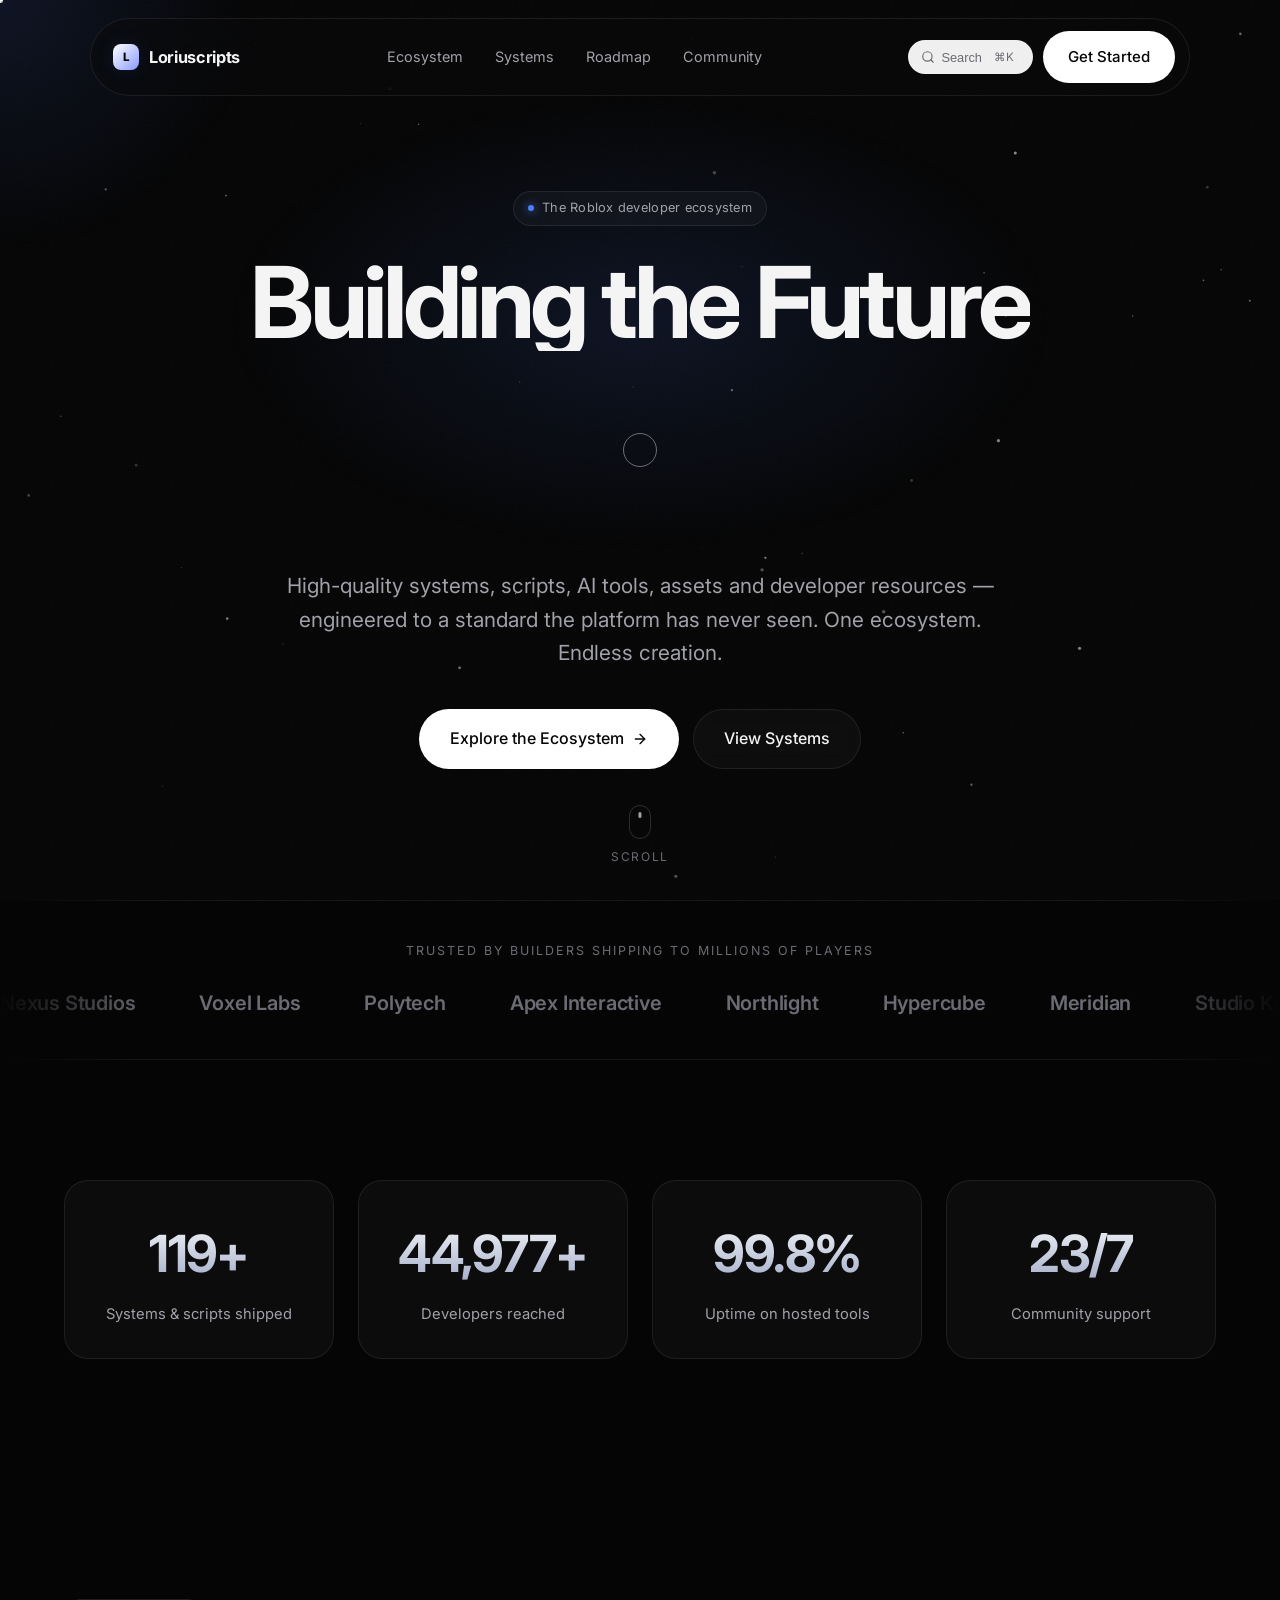
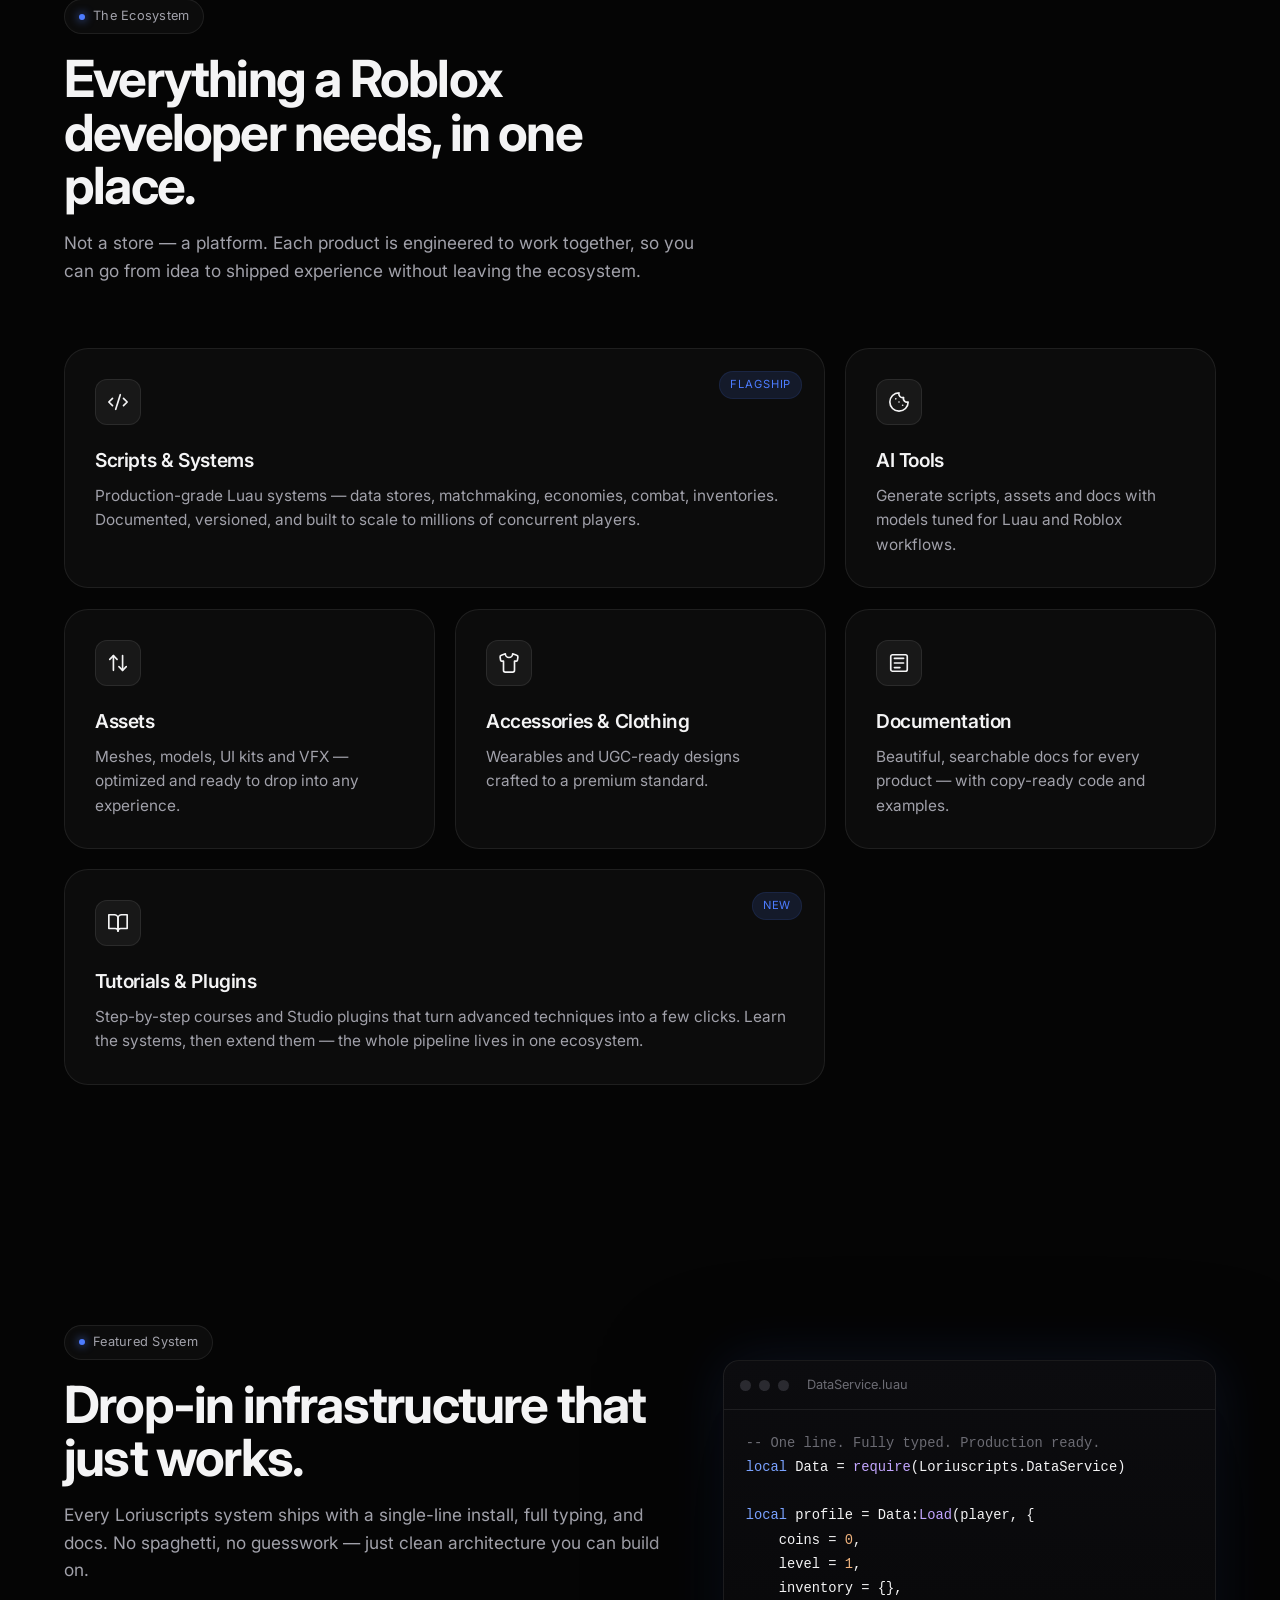
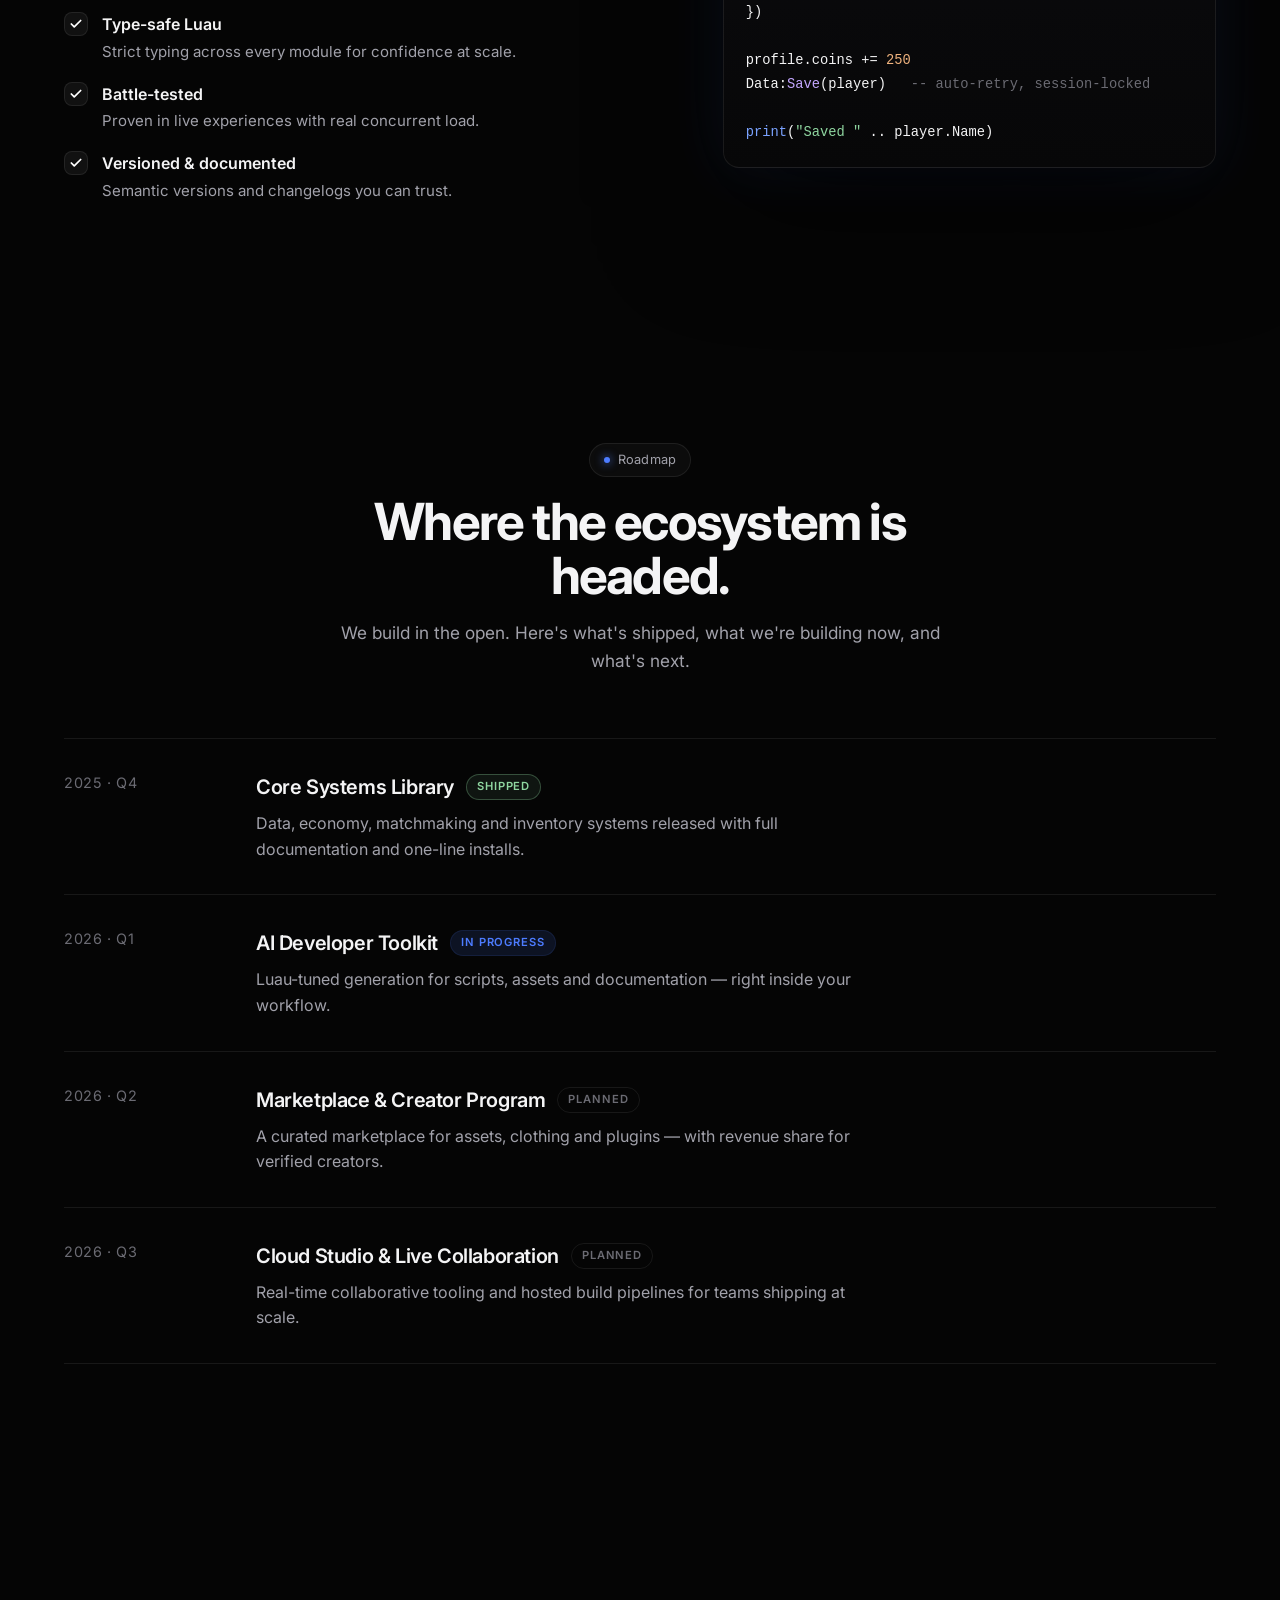
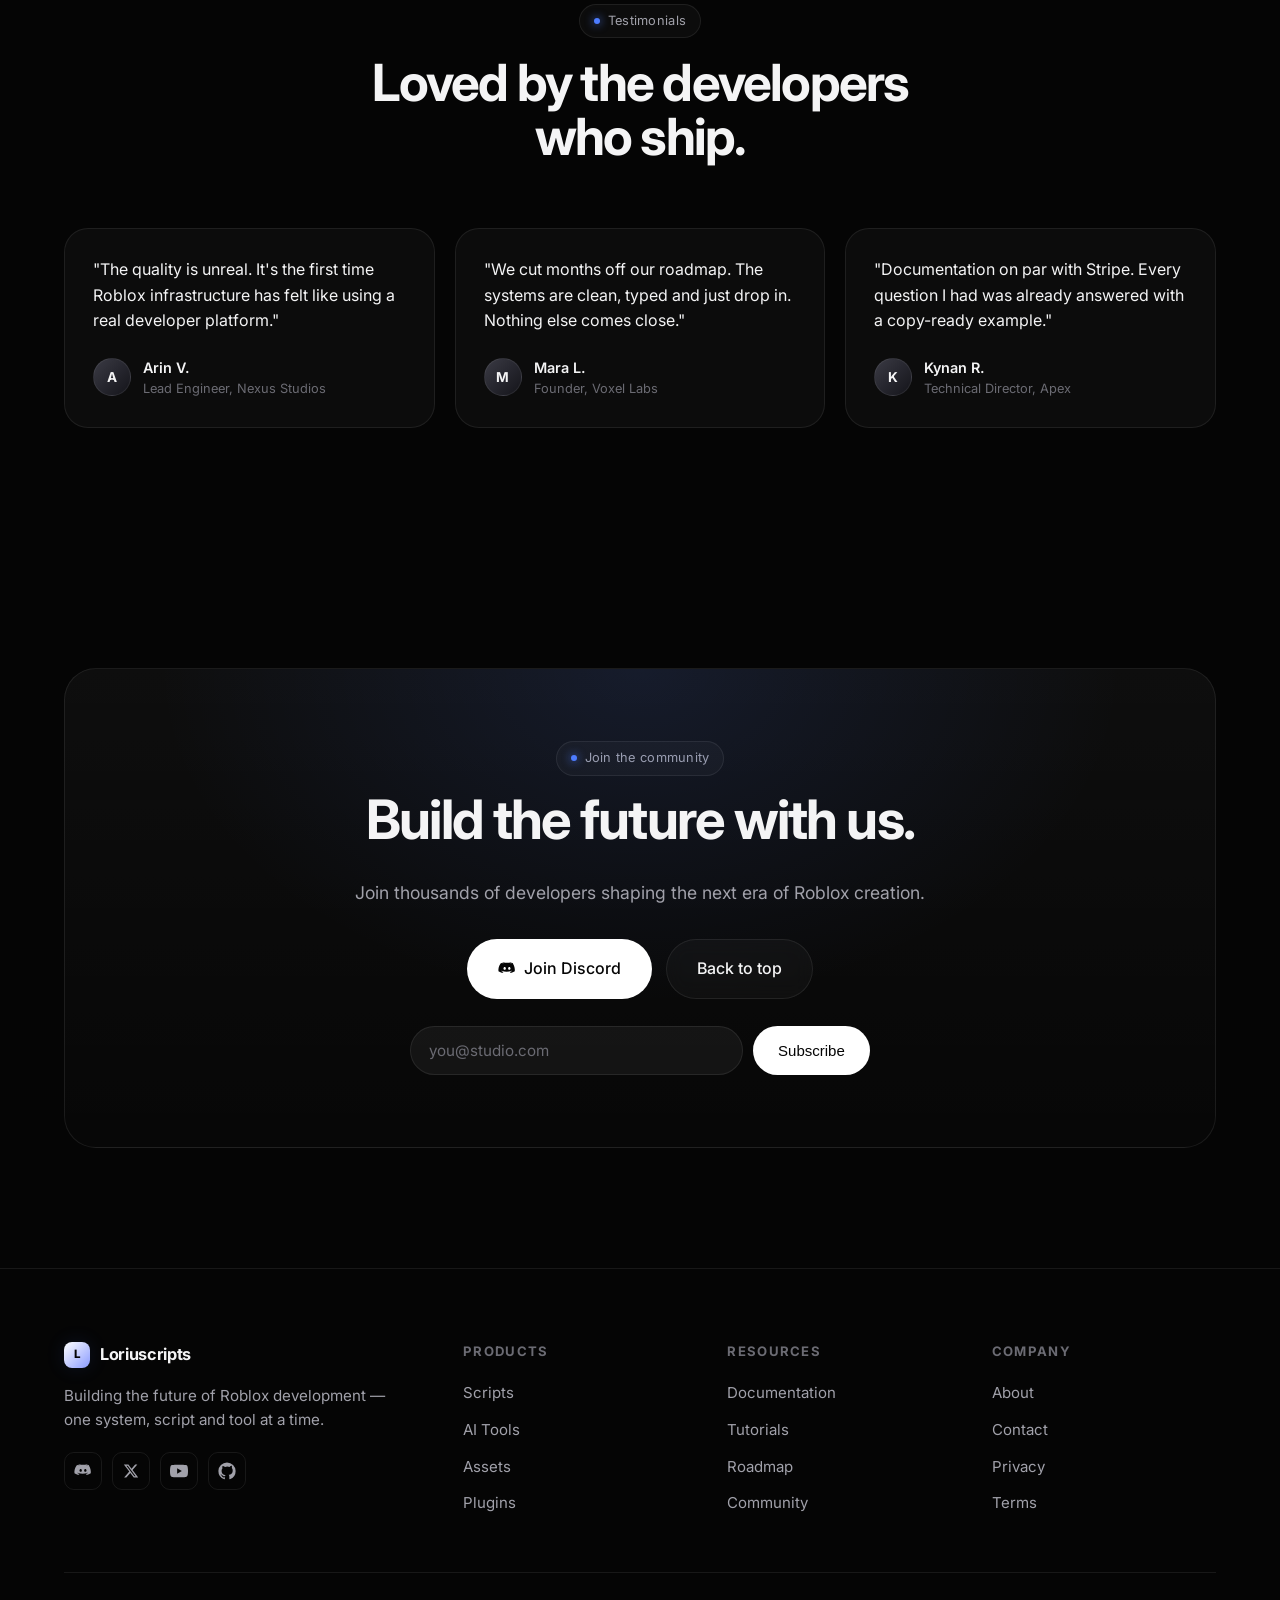
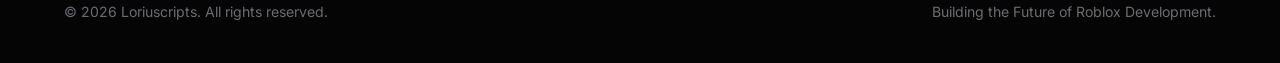
<file: index.html>
<!DOCTYPE html>
<html lang="en">
<head>
  <meta charset="UTF-8">
  <meta name="viewport" content="width=device-width, initial-scale=1.0">
  <title>Loriuscripts — Building the Future of Roblox Development</title>
  <meta name="description" content="Loriuscripts builds high-quality Roblox systems, scripts, AI tools, assets, plugins and developer resources. A complete ecosystem for modern Roblox development.">
  <meta name="theme-color" content="#050505">

  <!-- Open Graph -->
  <meta property="og:title" content="Loriuscripts — Building the Future of Roblox Development">
  <meta property="og:description" content="A complete ecosystem of Roblox systems, scripts, AI tools and developer resources.">
  <meta property="og:type" content="website">
  <meta property="og:site_name" content="Loriuscripts">

  <link rel="icon" type="image/svg+xml" href="assets/favicon.svg">
  <link rel="icon" type="image/png" sizes="32x32" href="assets/favicon-32.png">
  <link rel="apple-touch-icon" href="assets/apple-touch-icon.png">

  <link rel="preconnect" href="https://fonts.googleapis.com">
  <link rel="preconnect" href="https://fonts.gstatic.com" crossorigin>
  <link href="https://fonts.googleapis.com/css2?family=Inter:wght@400;500;600;700;800&display=swap" rel="stylesheet">

  <link rel="stylesheet" href="css/app.css">
</head>
<body>

  <!-- Loading screen -->
  <div class="loader" aria-hidden="true">
    <div style="text-align:center">
      <div class="loader-mark">
        <span class="brand-mark">L</span> Loriuscripts
      </div>
      <div class="loader-bar"><span></span></div>
    </div>
  </div>

  <!-- Ambient layers -->
  <div class="grid-bg" aria-hidden="true"></div>
  <canvas id="particles" aria-hidden="true"></canvas>
  <div class="spotlight" aria-hidden="true"></div>

  <!-- Custom cursor -->
  <div class="cursor" aria-hidden="true"></div>
  <div class="cursor-dot" aria-hidden="true"></div>

  <!-- Scroll progress -->
  <div class="scroll-progress" aria-hidden="true"></div>

  <!-- Navigation -->
  <nav class="nav" aria-label="Primary">
    <a class="brand" href="index.html">
      <span class="brand-mark">L</span> Loriuscripts
    </a>
    <ul class="nav-links">
      <li><a href="#ecosystem">Ecosystem</a></li>
      <li><a href="#systems">Systems</a></li>
      <li><a href="#roadmap">Roadmap</a></li>
      <li><a href="#community">Community</a></li>
    </ul>
    <div class="nav-right">
      <button class="kbd-hint" data-cmdk-open aria-label="Open command palette">
        <svg width="14" height="14" viewBox="0 0 24 24" fill="none" stroke="currentColor" stroke-width="2" stroke-linecap="round"><circle cx="11" cy="11" r="8"/><path d="m21 21-4.3-4.3"/></svg>
        Search <span class="kbd">⌘K</span>
      </button>
      <a href="#community" class="btn btn-primary" data-magnetic="0.3">Get Started</a>
    </div>
  </nav>

  <div class="wrap">

    <!-- Hero -->
    <header class="hero" id="top">
      <div class="hero-glow" aria-hidden="true"></div>
      <span class="eyebrow" data-reveal><span class="dot"></span> The Roblox developer ecosystem</span>
      <h1>
        <span class="reveal-word"><span style="animation-delay:.1s">Building</span></span>
        <span class="reveal-word"><span style="animation-delay:.18s">the</span></span>
        <span class="reveal-word"><span style="animation-delay:.26s">Future</span></span>
        <br>
        <span class="reveal-word shine"><span style="animation-delay:.34s">of Roblox</span></span>
        <span class="reveal-word shine"><span style="animation-delay:.42s">Development.</span></span>
      </h1>
      <p class="lead" data-reveal style="--delay:.5s">
        High-quality systems, scripts, AI tools, assets and developer resources —
        engineered to a standard the platform has never seen. One ecosystem. Endless creation.
      </p>
      <div class="hero-actions" data-reveal style="--delay:.62s">
        <a href="#ecosystem" class="btn btn-primary btn-lg" data-magnetic="0.3">
          Explore the Ecosystem
          <svg width="16" height="16" viewBox="0 0 24 24" fill="none" stroke="currentColor" stroke-width="2" stroke-linecap="round" stroke-linejoin="round"><path d="M5 12h14"/><path d="m12 5 7 7-7 7"/></svg>
        </a>
        <a href="#systems" class="btn btn-ghost btn-lg" data-magnetic="0.25">View Systems</a>
      </div>
      <div class="scroll-cue" aria-hidden="true">
        <span class="mouse"></span>
        Scroll
      </div>
    </header>

    <!-- Trusted / marquee -->
    <section class="marquee-wrap" aria-label="Trusted by developers">
      <div class="marquee-label">Trusted by builders shipping to millions of players</div>
      <div class="marquee">
        <span>Nexus Studios</span><span>Voxel Labs</span><span>Polytech</span>
        <span>Apex Interactive</span><span>Northlight</span><span>Hypercube</span>
        <span>Meridian</span><span>Studio Kaze</span>
        <span>Nexus Studios</span><span>Voxel Labs</span><span>Polytech</span>
        <span>Apex Interactive</span><span>Northlight</span><span>Hypercube</span>
        <span>Meridian</span><span>Studio Kaze</span>
      </div>
    </section>

    <!-- Stats -->
    <section class="section-pad">
      <div class="container">
        <div class="stats">
          <div class="stat" data-reveal>
            <div class="num"><span data-count="120" data-suffix="+">0</span></div>
            <div class="label">Systems & scripts shipped</div>
          </div>
          <div class="stat" data-reveal style="--delay:.08s">
            <div class="num"><span data-count="45000" data-suffix="+">0</span></div>
            <div class="label">Developers reached</div>
          </div>
          <div class="stat" data-reveal style="--delay:.16s">
            <div class="num"><span data-count="99.9" data-decimals="1" data-suffix="%">0</span></div>
            <div class="label">Uptime on hosted tools</div>
          </div>
          <div class="stat" data-reveal style="--delay:.24s">
            <div class="num"><span data-count="24" data-suffix="/7">0</span></div>
            <div class="label">Community support</div>
          </div>
        </div>
      </div>
    </section>

    <!-- Ecosystem -->
    <section class="section-pad" id="ecosystem">
      <div class="container">
        <div class="section-head" data-reveal>
          <span class="eyebrow"><span class="dot"></span> The Ecosystem</span>
          <h2>Everything a Roblox developer needs, in one place.</h2>
          <p>Not a store — a platform. Each product is engineered to work together, so you can go from idea to shipped experience without leaving the ecosystem.</p>
        </div>
        <div class="cards">
          <article class="card card-span-2" data-reveal>
            <span class="tag">Flagship</span>
            <div class="ic">
              <svg width="22" height="22" viewBox="0 0 24 24" fill="none" stroke="currentColor" stroke-width="1.8" stroke-linecap="round" stroke-linejoin="round"><path d="m18 16 4-4-4-4"/><path d="m6 8-4 4 4 4"/><path d="m14.5 4-5 16"/></svg>
            </div>
            <h3>Scripts & Systems</h3>
            <p>Production-grade Luau systems — data stores, matchmaking, economies, combat, inventories. Documented, versioned, and built to scale to millions of concurrent players.</p>
          </article>
          <article class="card" data-reveal style="--delay:.08s">
            <div class="ic">
              <svg width="22" height="22" viewBox="0 0 24 24" fill="none" stroke="currentColor" stroke-width="1.8" stroke-linecap="round" stroke-linejoin="round"><path d="M12 2a10 10 0 1 0 10 10 4 4 0 0 1-5-5 4 4 0 0 1-5-5"/><path d="M8.5 8.5v.01"/><path d="M16 15.5v.01"/><path d="M12 12v.01"/></svg>
            </div>
            <h3>AI Tools</h3>
            <p>Generate scripts, assets and docs with models tuned for Luau and Roblox workflows.</p>
          </article>
          <article class="card" data-reveal>
            <div class="ic">
              <svg width="22" height="22" viewBox="0 0 24 24" fill="none" stroke="currentColor" stroke-width="1.8" stroke-linecap="round" stroke-linejoin="round"><path d="m21 16-4 4-4-4"/><path d="M17 20V4"/><path d="m3 8 4-4 4 4"/><path d="M7 4v16"/></svg>
            </div>
            <h3>Assets</h3>
            <p>Meshes, models, UI kits and VFX — optimized and ready to drop into any experience.</p>
          </article>
          <article class="card" data-reveal style="--delay:.08s">
            <div class="ic">
              <svg width="22" height="22" viewBox="0 0 24 24" fill="none" stroke="currentColor" stroke-width="1.8" stroke-linecap="round" stroke-linejoin="round"><path d="M20.38 3.46 16 2a4 4 0 0 1-8 0L3.62 3.46a2 2 0 0 0-1.34 2.23l.58 3.47a1 1 0 0 0 .99.84H6v10c0 1.1.9 2 2 2h8a2 2 0 0 0 2-2V10h2.15a1 1 0 0 0 .99-.84l.58-3.47a2 2 0 0 0-1.34-2.23z"/></svg>
            </div>
            <h3>Accessories & Clothing</h3>
            <p>Wearables and UGC-ready designs crafted to a premium standard.</p>
          </article>
          <article class="card" data-reveal style="--delay:.16s">
            <div class="ic">
              <svg width="22" height="22" viewBox="0 0 24 24" fill="none" stroke="currentColor" stroke-width="1.8" stroke-linecap="round" stroke-linejoin="round"><rect width="18" height="18" x="3" y="3" rx="2"/><path d="M7 7h10"/><path d="M7 12h10"/><path d="M7 17h6"/></svg>
            </div>
            <h3>Documentation</h3>
            <p>Beautiful, searchable docs for every product — with copy-ready code and examples.</p>
          </article>
          <article class="card card-span-2" data-reveal>
            <span class="tag">New</span>
            <div class="ic">
              <svg width="22" height="22" viewBox="0 0 24 24" fill="none" stroke="currentColor" stroke-width="1.8" stroke-linecap="round" stroke-linejoin="round"><path d="M2 3h6a4 4 0 0 1 4 4v14a3 3 0 0 0-3-3H2z"/><path d="M22 3h-6a4 4 0 0 0-4 4v14a3 3 0 0 1 3-3h7z"/></svg>
            </div>
            <h3>Tutorials & Plugins</h3>
            <p>Step-by-step courses and Studio plugins that turn advanced techniques into a few clicks. Learn the systems, then extend them — the whole pipeline lives in one ecosystem.</p>
          </article>
        </div>
      </div>
    </section>

    <!-- Featured system (split) -->
    <section class="section-pad" id="systems">
      <div class="container">
        <div class="split">
          <div data-reveal>
            <span class="eyebrow"><span class="dot"></span> Featured System</span>
            <h2 style="font-size:clamp(2rem,4.5vw,3.2rem);font-weight:700;letter-spacing:-.035em;line-height:1.05;margin:18px 0 16px">Drop-in infrastructure that just works.</h2>
            <p style="color:var(--text-dim);font-size:1.08rem">Every Loriuscripts system ships with a single-line install, full typing, and docs. No spaghetti, no guesswork — just clean architecture you can build on.</p>
            <ul class="feature-list">
              <li>
                <span class="check"><svg width="14" height="14" viewBox="0 0 24 24" fill="none" stroke="currentColor" stroke-width="3" stroke-linecap="round" stroke-linejoin="round"><path d="M20 6 9 17l-5-5"/></svg></span>
                <div><strong>Type-safe Luau</strong><p>Strict typing across every module for confidence at scale.</p></div>
              </li>
              <li>
                <span class="check"><svg width="14" height="14" viewBox="0 0 24 24" fill="none" stroke="currentColor" stroke-width="3" stroke-linecap="round" stroke-linejoin="round"><path d="M20 6 9 17l-5-5"/></svg></span>
                <div><strong>Battle-tested</strong><p>Proven in live experiences with real concurrent load.</p></div>
              </li>
              <li>
                <span class="check"><svg width="14" height="14" viewBox="0 0 24 24" fill="none" stroke="currentColor" stroke-width="3" stroke-linecap="round" stroke-linejoin="round"><path d="M20 6 9 17l-5-5"/></svg></span>
                <div><strong>Versioned & documented</strong><p>Semantic versions and changelogs you can trust.</p></div>
              </li>
            </ul>
          </div>
          <div data-reveal style="--delay:.12s">
            <div class="code-window">
              <div class="code-bar">
                <span class="d"></span><span class="d"></span><span class="d"></span>
                <span class="fname">DataService.luau</span>
              </div>
              <pre class="code-body"><code><span class="com">-- One line. Fully typed. Production ready.</span>
<span class="kw">local</span> Data = <span class="fn">require</span>(Loriuscripts.DataService)

<span class="kw">local</span> profile = Data:<span class="fn">Load</span>(player, {
    coins = <span class="num">0</span>,
    level = <span class="num">1</span>,
    inventory = {},
})

profile.coins += <span class="num">250</span>
Data:<span class="fn">Save</span>(player)   <span class="com">-- auto-retry, session-locked</span>

<span class="kw">print</span>(<span class="str">"Saved "</span> .. player.Name)</code></pre>
            </div>
          </div>
        </div>
      </div>
    </section>

    <!-- Roadmap -->
    <section class="section-pad" id="roadmap">
      <div class="container">
        <div class="section-head center" data-reveal>
          <span class="eyebrow"><span class="dot"></span> Roadmap</span>
          <h2>Where the ecosystem is headed.</h2>
          <p>We build in the open. Here's what's shipped, what we're building now, and what's next.</p>
        </div>
        <div class="roadmap">
          <div class="road-item" data-reveal>
            <div class="road-phase">2025 · Q4</div>
            <div class="road-content">
              <h3>Core Systems Library <span class="status done">Shipped</span></h3>
              <p>Data, economy, matchmaking and inventory systems released with full documentation and one-line installs.</p>
            </div>
          </div>
          <div class="road-item" data-reveal>
            <div class="road-phase">2026 · Q1</div>
            <div class="road-content">
              <h3>AI Developer Toolkit <span class="status now">In Progress</span></h3>
              <p>Luau-tuned generation for scripts, assets and documentation — right inside your workflow.</p>
            </div>
          </div>
          <div class="road-item" data-reveal>
            <div class="road-phase">2026 · Q2</div>
            <div class="road-content">
              <h3>Marketplace & Creator Program <span class="status next">Planned</span></h3>
              <p>A curated marketplace for assets, clothing and plugins — with revenue share for verified creators.</p>
            </div>
          </div>
          <div class="road-item" data-reveal>
            <div class="road-phase">2026 · Q3</div>
            <div class="road-content">
              <h3>Cloud Studio & Live Collaboration <span class="status next">Planned</span></h3>
              <p>Real-time collaborative tooling and hosted build pipelines for teams shipping at scale.</p>
            </div>
          </div>
        </div>
      </div>
    </section>

    <!-- Testimonials -->
    <section class="section-pad">
      <div class="container">
        <div class="section-head center" data-reveal>
          <span class="eyebrow"><span class="dot"></span> Testimonials</span>
          <h2>Loved by the developers who ship.</h2>
        </div>
        <div class="quotes">
          <div class="quote" data-reveal>
            <p>"The quality is unreal. It's the first time Roblox infrastructure has felt like using a real developer platform."</p>
            <div class="who"><span class="av">A</span><div><div class="n">Arin V.</div><div class="r">Lead Engineer, Nexus Studios</div></div></div>
          </div>
          <div class="quote" data-reveal style="--delay:.08s">
            <p>"We cut months off our roadmap. The systems are clean, typed and just drop in. Nothing else comes close."</p>
            <div class="who"><span class="av">M</span><div><div class="n">Mara L.</div><div class="r">Founder, Voxel Labs</div></div></div>
          </div>
          <div class="quote" data-reveal style="--delay:.16s">
            <p>"Documentation on par with Stripe. Every question I had was already answered with a copy-ready example."</p>
            <div class="who"><span class="av">K</span><div><div class="n">Kynan R.</div><div class="r">Technical Director, Apex</div></div></div>
          </div>
        </div>
      </div>
    </section>

    <!-- Community CTA -->
    <section class="section-pad" id="community">
      <div class="container">
        <div class="cta-band" data-reveal>
          <span class="eyebrow"><span class="dot"></span> Join the community</span>
          <h2>Build the future with us.</h2>
          <p>Join thousands of developers shaping the next era of Roblox creation.</p>
          <div class="hero-actions" style="justify-content:center">
            <a href="#" class="btn btn-primary btn-lg" data-magnetic="0.3">
              <svg width="18" height="18" viewBox="0 0 24 24" fill="currentColor"><path d="M20.3 4.4A19.8 19.8 0 0 0 15.4 3l-.2.5c1.7.4 2.9 1 4.2 1.8-2.3-1-4.5-1.5-7.4-1.5s-5.1.5-7.4 1.5C6 4.5 7.2 3.9 8.9 3.5L8.7 3a19.8 19.8 0 0 0-5 1.4C1 8 .3 11.6.6 15.1c1.6 1.2 3.7 2 5.9 2l.7-1c-1.1-.4-2-.9-2.8-1.5l.6-.4c2 1 4.2 1.4 6.5 1.4s4.5-.5 6.5-1.4l.6.4c-.8.6-1.7 1.1-2.8 1.5l.7 1c2.2 0 4.3-.8 5.9-2 .4-4.1-.6-7.7-2.6-10.6zM8.9 13c-.9 0-1.6-.8-1.6-1.8s.7-1.9 1.6-1.9 1.6.9 1.6 1.9-.7 1.8-1.6 1.8zm6.2 0c-.9 0-1.6-.8-1.6-1.8s.7-1.9 1.6-1.9 1.6.9 1.6 1.9-.7 1.8-1.6 1.8z"/></svg>
              Join Discord
            </a>
            <a href="#top" class="btn btn-ghost btn-lg" data-magnetic="0.25">Back to top</a>
          </div>

          <form id="news-form" class="news-form" novalidate>
            <input type="email" placeholder="you@studio.com" aria-label="Email address" required>
            <button type="submit" class="btn btn-primary" data-magnetic="0.2">Subscribe</button>
          </form>
        </div>
      </div>
    </section>

    <!-- Footer -->
    <footer class="footer">
      <div class="container">
        <div class="footer-grid">
          <div class="footer-brand">
            <a class="brand" href="index.html"><span class="brand-mark">L</span> Loriuscripts</a>
            <p>Building the future of Roblox development — one system, script and tool at a time.</p>
            <div class="socials">
              <a href="#" aria-label="Discord"><svg width="18" height="18" viewBox="0 0 24 24" fill="currentColor"><path d="M20.3 4.4A19.8 19.8 0 0 0 15.4 3l-.2.5c1.7.4 2.9 1 4.2 1.8-2.3-1-4.5-1.5-7.4-1.5s-5.1.5-7.4 1.5C6 4.5 7.2 3.9 8.9 3.5L8.7 3a19.8 19.8 0 0 0-5 1.4C1 8 .3 11.6.6 15.1c1.6 1.2 3.7 2 5.9 2l.7-1c-1.1-.4-2-.9-2.8-1.5l.6-.4c2 1 4.2 1.4 6.5 1.4s4.5-.5 6.5-1.4l.6.4c-.8.6-1.7 1.1-2.8 1.5l.7 1c2.2 0 4.3-.8 5.9-2 .4-4.1-.6-7.7-2.6-10.6zM8.9 13c-.9 0-1.6-.8-1.6-1.8s.7-1.9 1.6-1.9 1.6.9 1.6 1.9-.7 1.8-1.6 1.8zm6.2 0c-.9 0-1.6-.8-1.6-1.8s.7-1.9 1.6-1.9 1.6.9 1.6 1.9-.7 1.8-1.6 1.8z"/></svg></a>
              <a href="#" aria-label="X"><svg width="16" height="16" viewBox="0 0 24 24" fill="currentColor"><path d="M18.244 2.25h3.308l-7.227 8.26 8.502 11.24H16.17l-5.214-6.817L4.99 21.75H1.68l7.73-8.835L1.254 2.25H8.08l4.713 6.231zm-1.161 17.52h1.833L7.084 4.126H5.117z"/></svg></a>
              <a href="#" aria-label="YouTube"><svg width="18" height="18" viewBox="0 0 24 24" fill="currentColor"><path d="M23.5 6.2a3 3 0 0 0-2.1-2.1C19.5 3.6 12 3.6 12 3.6s-7.5 0-9.4.5A3 3 0 0 0 .5 6.2 31 31 0 0 0 0 12a31 31 0 0 0 .5 5.8 3 3 0 0 0 2.1 2.1c1.9.5 9.4.5 9.4.5s7.5 0 9.4-.5a3 3 0 0 0 2.1-2.1A31 31 0 0 0 24 12a31 31 0 0 0-.5-5.8zM9.5 15.6V8.4l6.3 3.6z"/></svg></a>
              <a href="#" aria-label="GitHub"><svg width="18" height="18" viewBox="0 0 24 24" fill="currentColor"><path d="M12 .5A11.5 11.5 0 0 0 .5 12a11.5 11.5 0 0 0 7.9 10.9c.6.1.8-.2.8-.5v-2c-3.2.7-3.9-1.4-3.9-1.4-.5-1.3-1.3-1.7-1.3-1.7-1.1-.7.1-.7.1-.7 1.2.1 1.8 1.2 1.8 1.2 1 1.8 2.8 1.3 3.5 1 .1-.8.4-1.3.7-1.6-2.6-.3-5.3-1.3-5.3-5.7 0-1.3.5-2.3 1.2-3.1-.1-.3-.5-1.5.1-3.1 0 0 1-.3 3.3 1.2a11.5 11.5 0 0 1 6 0C17.3 4.6 18.3 5 18.3 5c.6 1.6.2 2.8.1 3.1.8.8 1.2 1.8 1.2 3.1 0 4.4-2.7 5.4-5.3 5.7.4.4.8 1.1.8 2.2v3.3c0 .3.2.6.8.5A11.5 11.5 0 0 0 23.5 12 11.5 11.5 0 0 0 12 .5z"/></svg></a>
            </div>
          </div>
          <div>
            <h4>Products</h4>
            <ul>
              <li><a href="#ecosystem">Scripts</a></li>
              <li><a href="#ecosystem">AI Tools</a></li>
              <li><a href="#ecosystem">Assets</a></li>
              <li><a href="#ecosystem">Plugins</a></li>
            </ul>
          </div>
          <div>
            <h4>Resources</h4>
            <ul>
              <li><a href="#systems">Documentation</a></li>
              <li><a href="#systems">Tutorials</a></li>
              <li><a href="#roadmap">Roadmap</a></li>
              <li><a href="#community">Community</a></li>
            </ul>
          </div>
          <div>
            <h4>Company</h4>
            <ul>
              <li><a href="#">About</a></li>
              <li><a href="#">Contact</a></li>
              <li><a href="#">Privacy</a></li>
              <li><a href="#">Terms</a></li>
            </ul>
          </div>
        </div>
        <div class="footer-bottom">
          <span>© <span data-year>2026</span> Loriuscripts. All rights reserved.</span>
          <span>Building the Future of Roblox Development.</span>
        </div>
      </div>
    </footer>
  </div>

  <!-- Back to top -->
  <button class="to-top" aria-label="Back to top">
    <svg width="18" height="18" viewBox="0 0 24 24" fill="none" stroke="currentColor" stroke-width="2" stroke-linecap="round" stroke-linejoin="round"><path d="m18 15-6-6-6 6"/></svg>
  </button>

  <!-- Command palette -->
  <div class="cmdk-overlay" role="dialog" aria-modal="true" aria-label="Command palette">
    <div class="cmdk">
      <div class="cmdk-input">
        <svg width="18" height="18" viewBox="0 0 24 24" fill="none" stroke="currentColor" stroke-width="2" stroke-linecap="round"><circle cx="11" cy="11" r="8"/><path d="m21 21-4.3-4.3"/></svg>
        <input type="text" placeholder="Search the ecosystem…" aria-label="Search">
      </div>
      <div class="cmdk-list">
        <div class="cmdk-item active" data-keywords="ecosystem products home overview" data-href="#ecosystem">
          <span class="ic"><svg width="16" height="16" viewBox="0 0 24 24" fill="none" stroke="currentColor" stroke-width="2"><rect width="7" height="7" x="3" y="3" rx="1"/><rect width="7" height="7" x="14" y="3" rx="1"/><rect width="7" height="7" x="14" y="14" rx="1"/><rect width="7" height="7" x="3" y="14" rx="1"/></svg></span>
          Explore the Ecosystem
        </div>
        <div class="cmdk-item" data-keywords="systems scripts featured code data service" data-href="#systems">
          <span class="ic"><svg width="16" height="16" viewBox="0 0 24 24" fill="none" stroke="currentColor" stroke-width="2"><path d="m18 16 4-4-4-4"/><path d="m6 8-4 4 4 4"/></svg></span>
          Featured Systems
        </div>
        <div class="cmdk-item" data-keywords="roadmap future plans releases" data-href="#roadmap">
          <span class="ic"><svg width="16" height="16" viewBox="0 0 24 24" fill="none" stroke="currentColor" stroke-width="2"><path d="M3 12h18"/><path d="M12 3v18"/></svg></span>
          View Roadmap
        </div>
        <div class="cmdk-item" data-keywords="community discord join newsletter" data-href="#community">
          <span class="ic"><svg width="16" height="16" viewBox="0 0 24 24" fill="none" stroke="currentColor" stroke-width="2"><path d="M17 21v-2a4 4 0 0 0-4-4H5a4 4 0 0 0-4 4v2"/><circle cx="9" cy="7" r="4"/></svg></span>
          Join the Community
        </div>
        <div class="cmdk-item" data-keywords="top back home hero" data-href="#top">
          <span class="ic"><svg width="16" height="16" viewBox="0 0 24 24" fill="none" stroke="currentColor" stroke-width="2"><path d="m18 15-6-6-6 6"/></svg></span>
          Back to Top
        </div>
      </div>
    </div>
  </div>

  <script src="js/app.js"></script>
</body>
</html>
</file>
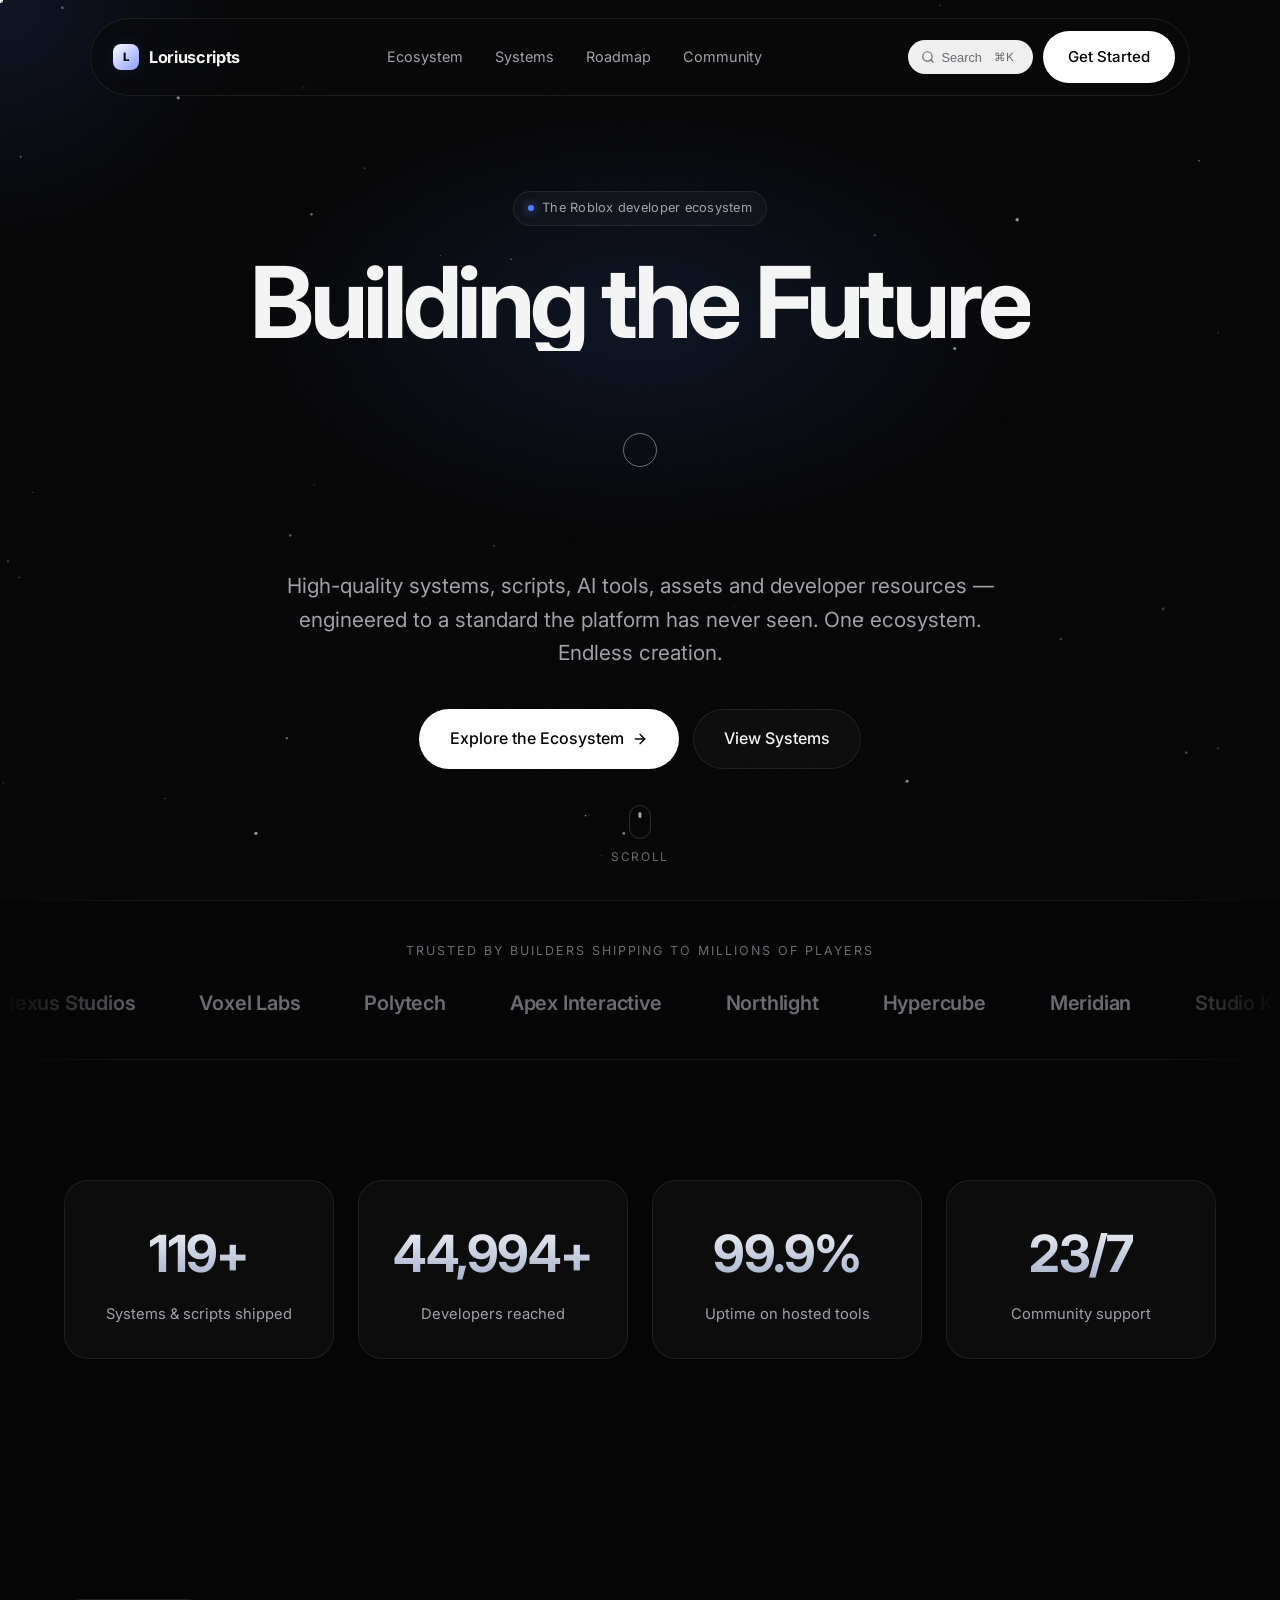
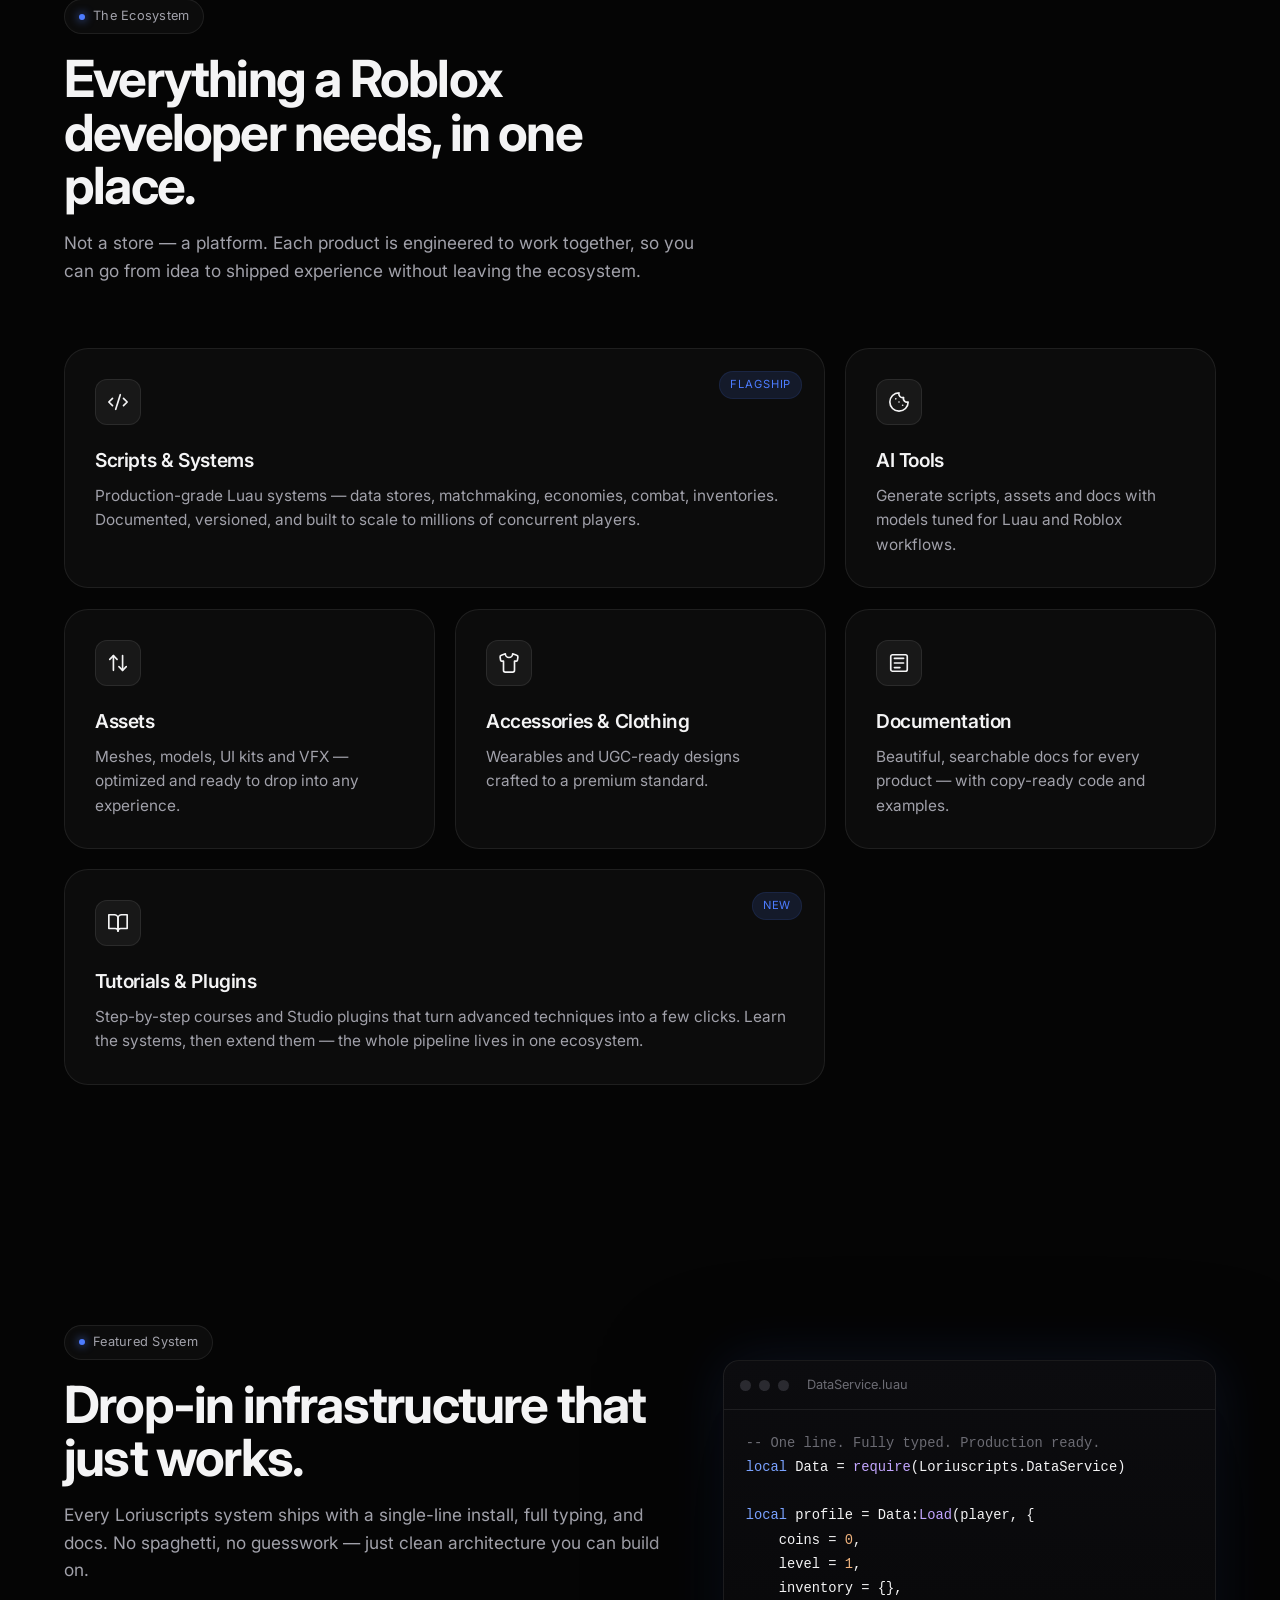
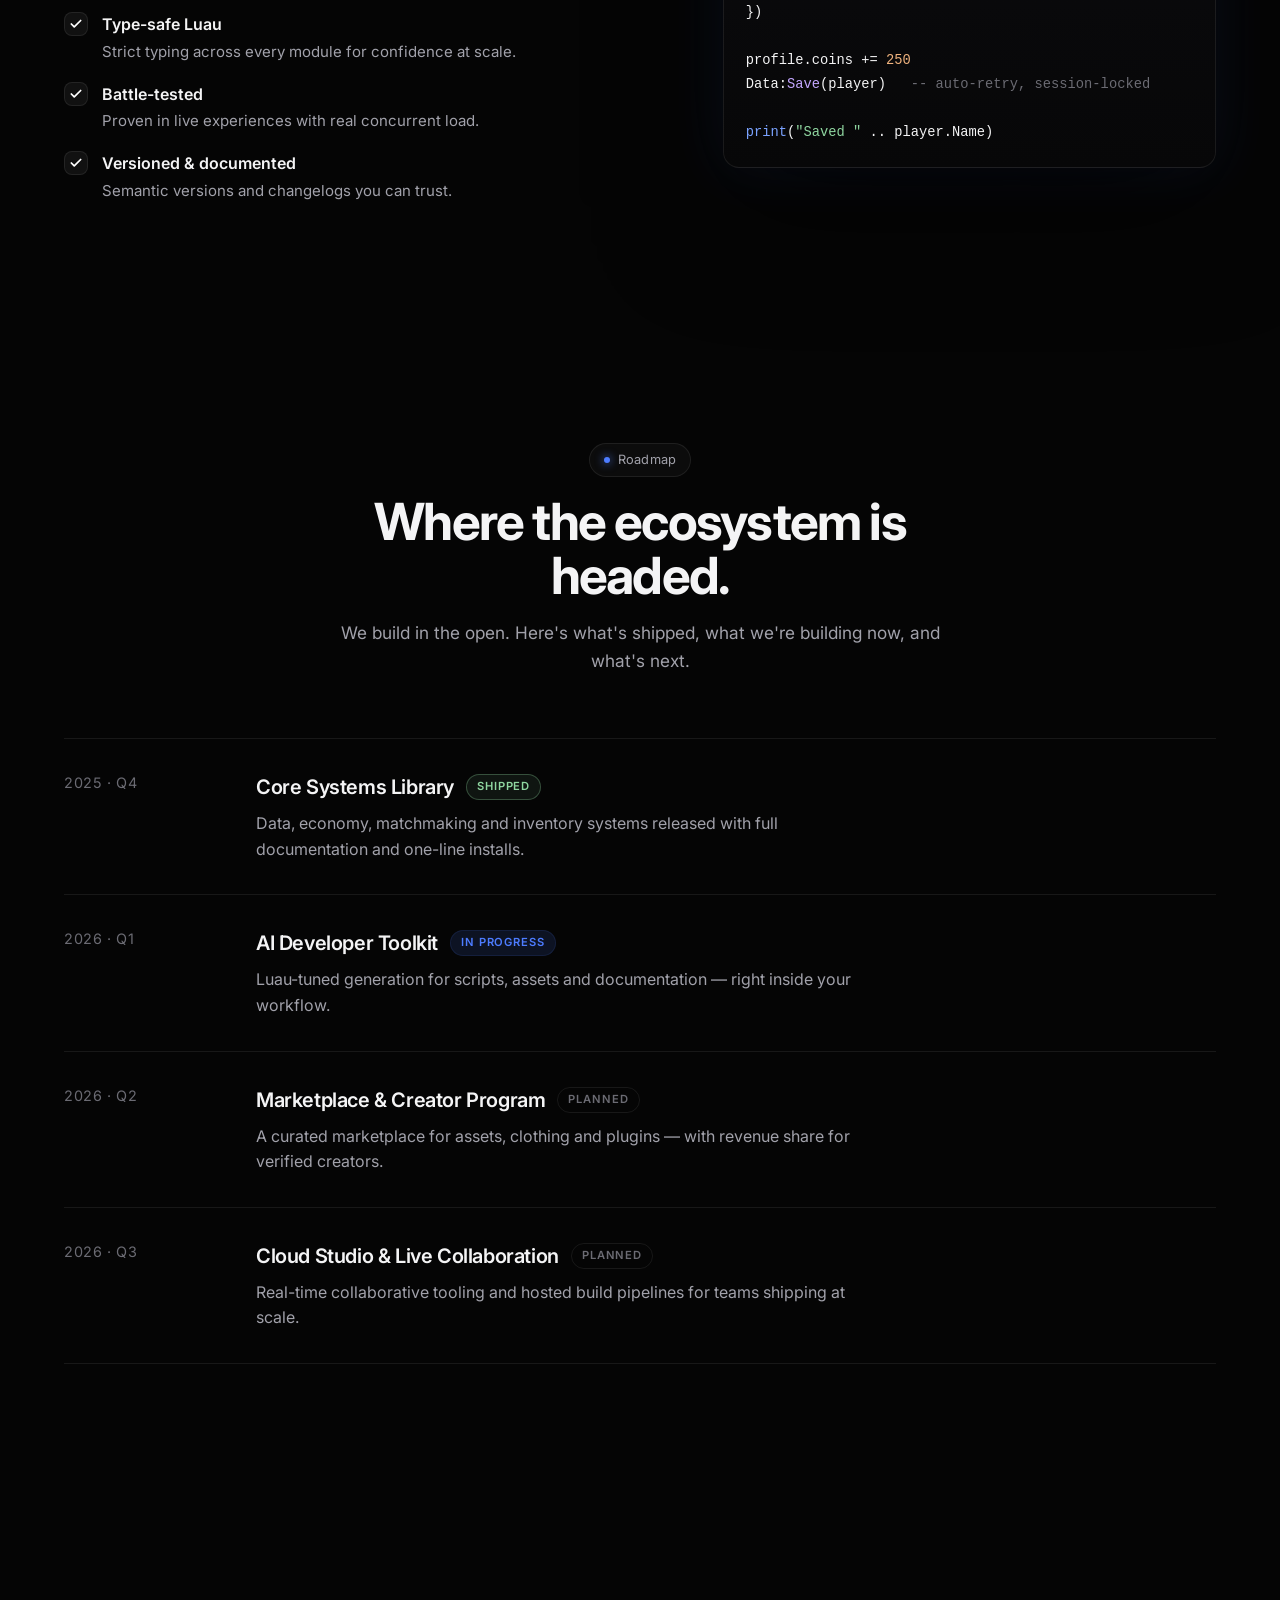
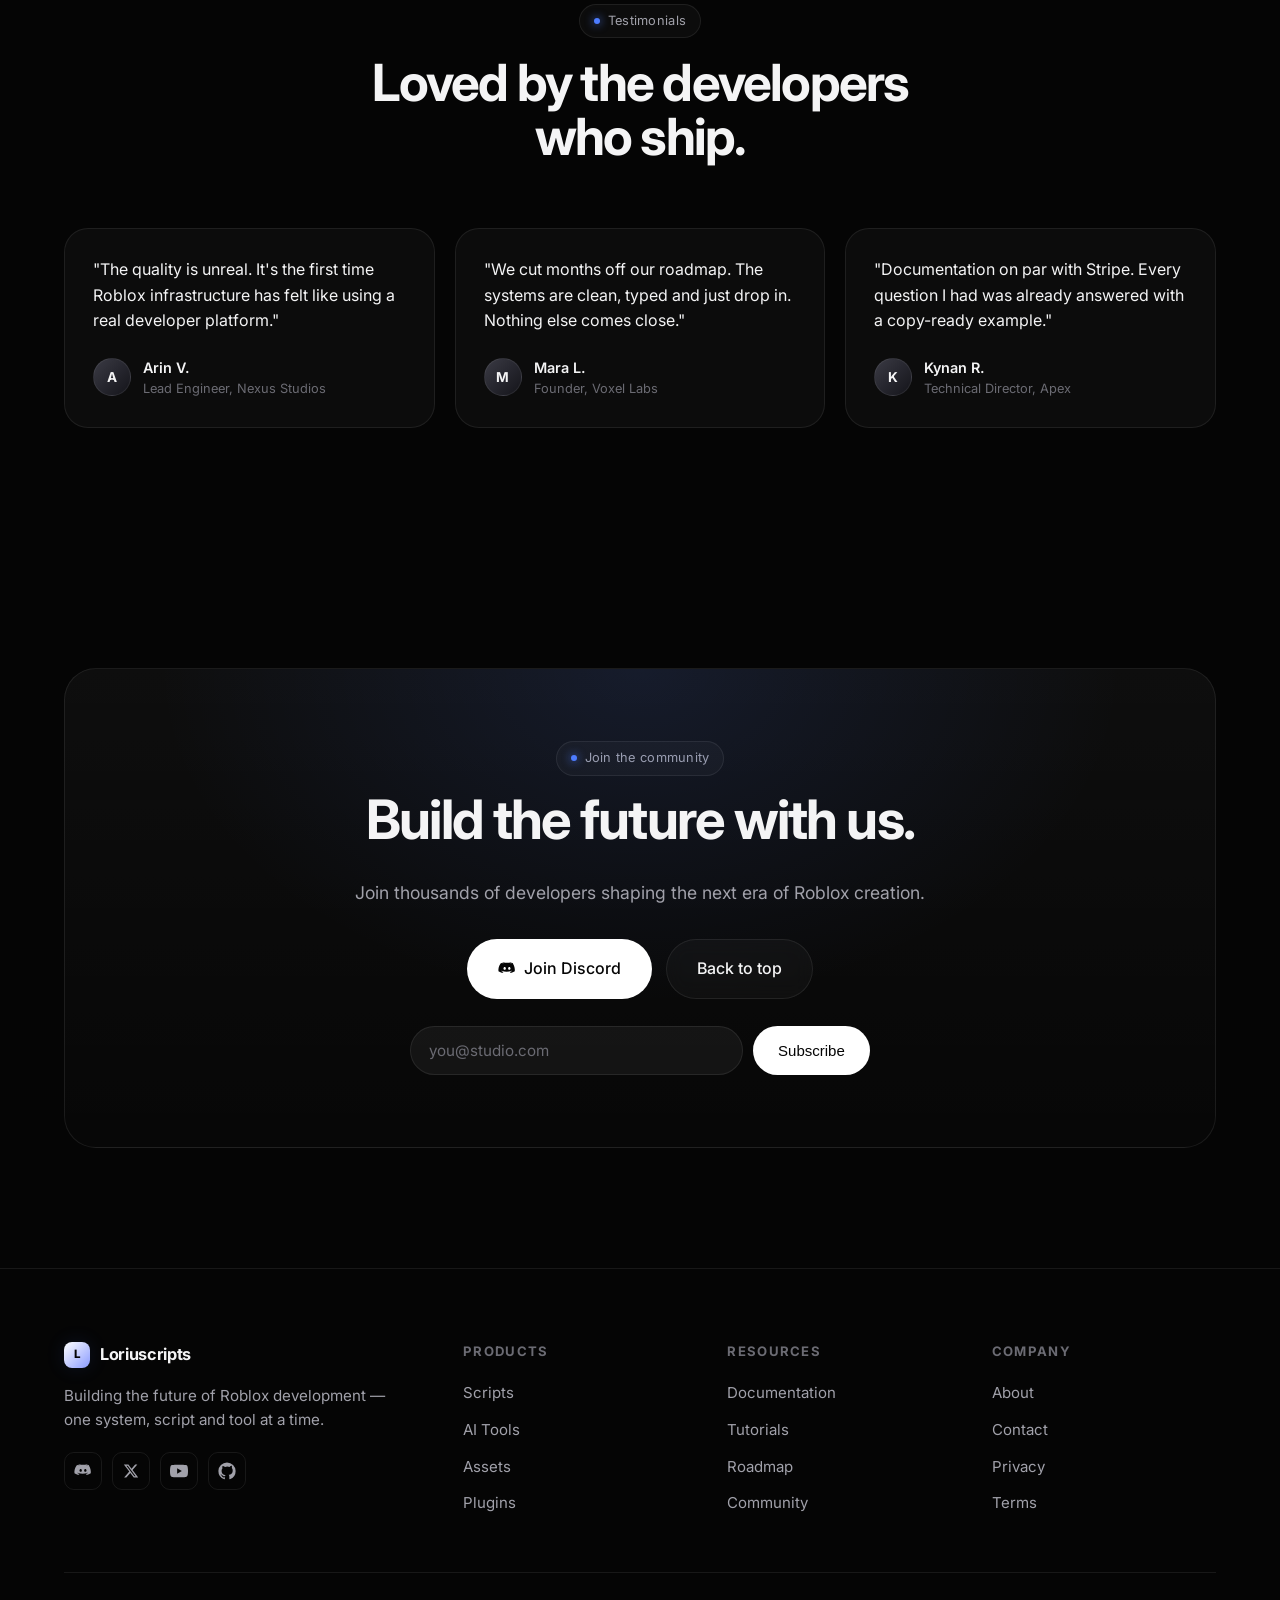
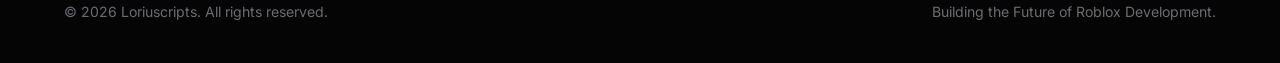
<file: preview/index.html>
<!DOCTYPE html>
<html lang="en">
<head>
  <meta charset="UTF-8">
  <meta name="viewport" content="width=device-width, initial-scale=1.0">
  <title>Loriuscripts — Building the Future of Roblox Development</title>
  <meta name="description" content="Loriuscripts builds high-quality Roblox systems, scripts, AI tools, assets, plugins and developer resources. A complete ecosystem for modern Roblox development.">
  <meta name="theme-color" content="#050505">

  <!-- Open Graph -->
  <meta property="og:title" content="Loriuscripts — Building the Future of Roblox Development">
  <meta property="og:description" content="A complete ecosystem of Roblox systems, scripts, AI tools and developer resources.">
  <meta property="og:type" content="website">
  <meta property="og:site_name" content="Loriuscripts">

  <link rel="preconnect" href="https://fonts.googleapis.com">
  <link rel="preconnect" href="https://fonts.gstatic.com" crossorigin>
  <link href="https://fonts.googleapis.com/css2?family=Inter:wght@400;500;600;700;800&display=swap" rel="stylesheet">

  <link rel="stylesheet" href="css/app.css">
</head>
<body>

  <!-- Loading screen -->
  <div class="loader" aria-hidden="true">
    <div style="text-align:center">
      <div class="loader-mark">
        <span class="brand-mark">L</span> Loriuscripts
      </div>
      <div class="loader-bar"><span></span></div>
    </div>
  </div>

  <!-- Ambient layers -->
  <div class="grid-bg" aria-hidden="true"></div>
  <canvas id="particles" aria-hidden="true"></canvas>
  <div class="spotlight" aria-hidden="true"></div>

  <!-- Custom cursor -->
  <div class="cursor" aria-hidden="true"></div>
  <div class="cursor-dot" aria-hidden="true"></div>

  <!-- Scroll progress -->
  <div class="scroll-progress" aria-hidden="true"></div>

  <!-- Navigation -->
  <nav class="nav" aria-label="Primary">
    <a class="brand" href="index.html">
      <span class="brand-mark">L</span> Loriuscripts
    </a>
    <ul class="nav-links">
      <li><a href="#ecosystem">Ecosystem</a></li>
      <li><a href="#systems">Systems</a></li>
      <li><a href="#roadmap">Roadmap</a></li>
      <li><a href="#community">Community</a></li>
    </ul>
    <div class="nav-right">
      <button class="kbd-hint" data-cmdk-open aria-label="Open command palette">
        <svg width="14" height="14" viewBox="0 0 24 24" fill="none" stroke="currentColor" stroke-width="2" stroke-linecap="round"><circle cx="11" cy="11" r="8"/><path d="m21 21-4.3-4.3"/></svg>
        Search <span class="kbd">⌘K</span>
      </button>
      <a href="#community" class="btn btn-primary" data-magnetic="0.3">Get Started</a>
    </div>
  </nav>

  <div class="wrap">

    <!-- Hero -->
    <header class="hero" id="top">
      <div class="hero-glow" aria-hidden="true"></div>
      <span class="eyebrow" data-reveal><span class="dot"></span> The Roblox developer ecosystem</span>
      <h1>
        <span class="reveal-word"><span style="animation-delay:.1s">Building</span></span>
        <span class="reveal-word"><span style="animation-delay:.18s">the</span></span>
        <span class="reveal-word"><span style="animation-delay:.26s">Future</span></span>
        <br>
        <span class="reveal-word shine"><span style="animation-delay:.34s">of Roblox</span></span>
        <span class="reveal-word shine"><span style="animation-delay:.42s">Development.</span></span>
      </h1>
      <p class="lead" data-reveal style="--delay:.5s">
        High-quality systems, scripts, AI tools, assets and developer resources —
        engineered to a standard the platform has never seen. One ecosystem. Endless creation.
      </p>
      <div class="hero-actions" data-reveal style="--delay:.62s">
        <a href="#ecosystem" class="btn btn-primary btn-lg" data-magnetic="0.3">
          Explore the Ecosystem
          <svg width="16" height="16" viewBox="0 0 24 24" fill="none" stroke="currentColor" stroke-width="2" stroke-linecap="round" stroke-linejoin="round"><path d="M5 12h14"/><path d="m12 5 7 7-7 7"/></svg>
        </a>
        <a href="#systems" class="btn btn-ghost btn-lg" data-magnetic="0.25">View Systems</a>
      </div>
      <div class="scroll-cue" aria-hidden="true">
        <span class="mouse"></span>
        Scroll
      </div>
    </header>

    <!-- Trusted / marquee -->
    <section class="marquee-wrap" aria-label="Trusted by developers">
      <div class="marquee-label">Trusted by builders shipping to millions of players</div>
      <div class="marquee">
        <span>Nexus Studios</span><span>Voxel Labs</span><span>Polytech</span>
        <span>Apex Interactive</span><span>Northlight</span><span>Hypercube</span>
        <span>Meridian</span><span>Studio Kaze</span>
        <span>Nexus Studios</span><span>Voxel Labs</span><span>Polytech</span>
        <span>Apex Interactive</span><span>Northlight</span><span>Hypercube</span>
        <span>Meridian</span><span>Studio Kaze</span>
      </div>
    </section>

    <!-- Stats -->
    <section class="section-pad">
      <div class="container">
        <div class="stats">
          <div class="stat" data-reveal>
            <div class="num"><span data-count="120" data-suffix="+">0</span></div>
            <div class="label">Systems & scripts shipped</div>
          </div>
          <div class="stat" data-reveal style="--delay:.08s">
            <div class="num"><span data-count="45000" data-suffix="+">0</span></div>
            <div class="label">Developers reached</div>
          </div>
          <div class="stat" data-reveal style="--delay:.16s">
            <div class="num"><span data-count="99.9" data-decimals="1" data-suffix="%">0</span></div>
            <div class="label">Uptime on hosted tools</div>
          </div>
          <div class="stat" data-reveal style="--delay:.24s">
            <div class="num"><span data-count="24" data-suffix="/7">0</span></div>
            <div class="label">Community support</div>
          </div>
        </div>
      </div>
    </section>

    <!-- Ecosystem -->
    <section class="section-pad" id="ecosystem">
      <div class="container">
        <div class="section-head" data-reveal>
          <span class="eyebrow"><span class="dot"></span> The Ecosystem</span>
          <h2>Everything a Roblox developer needs, in one place.</h2>
          <p>Not a store — a platform. Each product is engineered to work together, so you can go from idea to shipped experience without leaving the ecosystem.</p>
        </div>
        <div class="cards">
          <article class="card card-span-2" data-reveal>
            <span class="tag">Flagship</span>
            <div class="ic">
              <svg width="22" height="22" viewBox="0 0 24 24" fill="none" stroke="currentColor" stroke-width="1.8" stroke-linecap="round" stroke-linejoin="round"><path d="m18 16 4-4-4-4"/><path d="m6 8-4 4 4 4"/><path d="m14.5 4-5 16"/></svg>
            </div>
            <h3>Scripts & Systems</h3>
            <p>Production-grade Luau systems — data stores, matchmaking, economies, combat, inventories. Documented, versioned, and built to scale to millions of concurrent players.</p>
          </article>
          <article class="card" data-reveal style="--delay:.08s">
            <div class="ic">
              <svg width="22" height="22" viewBox="0 0 24 24" fill="none" stroke="currentColor" stroke-width="1.8" stroke-linecap="round" stroke-linejoin="round"><path d="M12 2a10 10 0 1 0 10 10 4 4 0 0 1-5-5 4 4 0 0 1-5-5"/><path d="M8.5 8.5v.01"/><path d="M16 15.5v.01"/><path d="M12 12v.01"/></svg>
            </div>
            <h3>AI Tools</h3>
            <p>Generate scripts, assets and docs with models tuned for Luau and Roblox workflows.</p>
          </article>
          <article class="card" data-reveal>
            <div class="ic">
              <svg width="22" height="22" viewBox="0 0 24 24" fill="none" stroke="currentColor" stroke-width="1.8" stroke-linecap="round" stroke-linejoin="round"><path d="m21 16-4 4-4-4"/><path d="M17 20V4"/><path d="m3 8 4-4 4 4"/><path d="M7 4v16"/></svg>
            </div>
            <h3>Assets</h3>
            <p>Meshes, models, UI kits and VFX — optimized and ready to drop into any experience.</p>
          </article>
          <article class="card" data-reveal style="--delay:.08s">
            <div class="ic">
              <svg width="22" height="22" viewBox="0 0 24 24" fill="none" stroke="currentColor" stroke-width="1.8" stroke-linecap="round" stroke-linejoin="round"><path d="M20.38 3.46 16 2a4 4 0 0 1-8 0L3.62 3.46a2 2 0 0 0-1.34 2.23l.58 3.47a1 1 0 0 0 .99.84H6v10c0 1.1.9 2 2 2h8a2 2 0 0 0 2-2V10h2.15a1 1 0 0 0 .99-.84l.58-3.47a2 2 0 0 0-1.34-2.23z"/></svg>
            </div>
            <h3>Accessories & Clothing</h3>
            <p>Wearables and UGC-ready designs crafted to a premium standard.</p>
          </article>
          <article class="card" data-reveal style="--delay:.16s">
            <div class="ic">
              <svg width="22" height="22" viewBox="0 0 24 24" fill="none" stroke="currentColor" stroke-width="1.8" stroke-linecap="round" stroke-linejoin="round"><rect width="18" height="18" x="3" y="3" rx="2"/><path d="M7 7h10"/><path d="M7 12h10"/><path d="M7 17h6"/></svg>
            </div>
            <h3>Documentation</h3>
            <p>Beautiful, searchable docs for every product — with copy-ready code and examples.</p>
          </article>
          <article class="card card-span-2" data-reveal>
            <span class="tag">New</span>
            <div class="ic">
              <svg width="22" height="22" viewBox="0 0 24 24" fill="none" stroke="currentColor" stroke-width="1.8" stroke-linecap="round" stroke-linejoin="round"><path d="M2 3h6a4 4 0 0 1 4 4v14a3 3 0 0 0-3-3H2z"/><path d="M22 3h-6a4 4 0 0 0-4 4v14a3 3 0 0 1 3-3h7z"/></svg>
            </div>
            <h3>Tutorials & Plugins</h3>
            <p>Step-by-step courses and Studio plugins that turn advanced techniques into a few clicks. Learn the systems, then extend them — the whole pipeline lives in one ecosystem.</p>
          </article>
        </div>
      </div>
    </section>

    <!-- Featured system (split) -->
    <section class="section-pad" id="systems">
      <div class="container">
        <div class="split">
          <div data-reveal>
            <span class="eyebrow"><span class="dot"></span> Featured System</span>
            <h2 style="font-size:clamp(2rem,4.5vw,3.2rem);font-weight:700;letter-spacing:-.035em;line-height:1.05;margin:18px 0 16px">Drop-in infrastructure that just works.</h2>
            <p style="color:var(--text-dim);font-size:1.08rem">Every Loriuscripts system ships with a single-line install, full typing, and docs. No spaghetti, no guesswork — just clean architecture you can build on.</p>
            <ul class="feature-list">
              <li>
                <span class="check"><svg width="14" height="14" viewBox="0 0 24 24" fill="none" stroke="currentColor" stroke-width="3" stroke-linecap="round" stroke-linejoin="round"><path d="M20 6 9 17l-5-5"/></svg></span>
                <div><strong>Type-safe Luau</strong><p>Strict typing across every module for confidence at scale.</p></div>
              </li>
              <li>
                <span class="check"><svg width="14" height="14" viewBox="0 0 24 24" fill="none" stroke="currentColor" stroke-width="3" stroke-linecap="round" stroke-linejoin="round"><path d="M20 6 9 17l-5-5"/></svg></span>
                <div><strong>Battle-tested</strong><p>Proven in live experiences with real concurrent load.</p></div>
              </li>
              <li>
                <span class="check"><svg width="14" height="14" viewBox="0 0 24 24" fill="none" stroke="currentColor" stroke-width="3" stroke-linecap="round" stroke-linejoin="round"><path d="M20 6 9 17l-5-5"/></svg></span>
                <div><strong>Versioned & documented</strong><p>Semantic versions and changelogs you can trust.</p></div>
              </li>
            </ul>
          </div>
          <div data-reveal style="--delay:.12s">
            <div class="code-window">
              <div class="code-bar">
                <span class="d"></span><span class="d"></span><span class="d"></span>
                <span class="fname">DataService.luau</span>
              </div>
              <pre class="code-body"><code><span class="com">-- One line. Fully typed. Production ready.</span>
<span class="kw">local</span> Data = <span class="fn">require</span>(Loriuscripts.DataService)

<span class="kw">local</span> profile = Data:<span class="fn">Load</span>(player, {
    coins = <span class="num">0</span>,
    level = <span class="num">1</span>,
    inventory = {},
})

profile.coins += <span class="num">250</span>
Data:<span class="fn">Save</span>(player)   <span class="com">-- auto-retry, session-locked</span>

<span class="kw">print</span>(<span class="str">"Saved "</span> .. player.Name)</code></pre>
            </div>
          </div>
        </div>
      </div>
    </section>

    <!-- Roadmap -->
    <section class="section-pad" id="roadmap">
      <div class="container">
        <div class="section-head center" data-reveal>
          <span class="eyebrow"><span class="dot"></span> Roadmap</span>
          <h2>Where the ecosystem is headed.</h2>
          <p>We build in the open. Here's what's shipped, what we're building now, and what's next.</p>
        </div>
        <div class="roadmap">
          <div class="road-item" data-reveal>
            <div class="road-phase">2025 · Q4</div>
            <div class="road-content">
              <h3>Core Systems Library <span class="status done">Shipped</span></h3>
              <p>Data, economy, matchmaking and inventory systems released with full documentation and one-line installs.</p>
            </div>
          </div>
          <div class="road-item" data-reveal>
            <div class="road-phase">2026 · Q1</div>
            <div class="road-content">
              <h3>AI Developer Toolkit <span class="status now">In Progress</span></h3>
              <p>Luau-tuned generation for scripts, assets and documentation — right inside your workflow.</p>
            </div>
          </div>
          <div class="road-item" data-reveal>
            <div class="road-phase">2026 · Q2</div>
            <div class="road-content">
              <h3>Marketplace & Creator Program <span class="status next">Planned</span></h3>
              <p>A curated marketplace for assets, clothing and plugins — with revenue share for verified creators.</p>
            </div>
          </div>
          <div class="road-item" data-reveal>
            <div class="road-phase">2026 · Q3</div>
            <div class="road-content">
              <h3>Cloud Studio & Live Collaboration <span class="status next">Planned</span></h3>
              <p>Real-time collaborative tooling and hosted build pipelines for teams shipping at scale.</p>
            </div>
          </div>
        </div>
      </div>
    </section>

    <!-- Testimonials -->
    <section class="section-pad">
      <div class="container">
        <div class="section-head center" data-reveal>
          <span class="eyebrow"><span class="dot"></span> Testimonials</span>
          <h2>Loved by the developers who ship.</h2>
        </div>
        <div class="quotes">
          <div class="quote" data-reveal>
            <p>"The quality is unreal. It's the first time Roblox infrastructure has felt like using a real developer platform."</p>
            <div class="who"><span class="av">A</span><div><div class="n">Arin V.</div><div class="r">Lead Engineer, Nexus Studios</div></div></div>
          </div>
          <div class="quote" data-reveal style="--delay:.08s">
            <p>"We cut months off our roadmap. The systems are clean, typed and just drop in. Nothing else comes close."</p>
            <div class="who"><span class="av">M</span><div><div class="n">Mara L.</div><div class="r">Founder, Voxel Labs</div></div></div>
          </div>
          <div class="quote" data-reveal style="--delay:.16s">
            <p>"Documentation on par with Stripe. Every question I had was already answered with a copy-ready example."</p>
            <div class="who"><span class="av">K</span><div><div class="n">Kynan R.</div><div class="r">Technical Director, Apex</div></div></div>
          </div>
        </div>
      </div>
    </section>

    <!-- Community CTA -->
    <section class="section-pad" id="community">
      <div class="container">
        <div class="cta-band" data-reveal>
          <span class="eyebrow"><span class="dot"></span> Join the community</span>
          <h2>Build the future with us.</h2>
          <p>Join thousands of developers shaping the next era of Roblox creation.</p>
          <div class="hero-actions" style="justify-content:center">
            <a href="#" class="btn btn-primary btn-lg" data-magnetic="0.3">
              <svg width="18" height="18" viewBox="0 0 24 24" fill="currentColor"><path d="M20.3 4.4A19.8 19.8 0 0 0 15.4 3l-.2.5c1.7.4 2.9 1 4.2 1.8-2.3-1-4.5-1.5-7.4-1.5s-5.1.5-7.4 1.5C6 4.5 7.2 3.9 8.9 3.5L8.7 3a19.8 19.8 0 0 0-5 1.4C1 8 .3 11.6.6 15.1c1.6 1.2 3.7 2 5.9 2l.7-1c-1.1-.4-2-.9-2.8-1.5l.6-.4c2 1 4.2 1.4 6.5 1.4s4.5-.5 6.5-1.4l.6.4c-.8.6-1.7 1.1-2.8 1.5l.7 1c2.2 0 4.3-.8 5.9-2 .4-4.1-.6-7.7-2.6-10.6zM8.9 13c-.9 0-1.6-.8-1.6-1.8s.7-1.9 1.6-1.9 1.6.9 1.6 1.9-.7 1.8-1.6 1.8zm6.2 0c-.9 0-1.6-.8-1.6-1.8s.7-1.9 1.6-1.9 1.6.9 1.6 1.9-.7 1.8-1.6 1.8z"/></svg>
              Join Discord
            </a>
            <a href="#top" class="btn btn-ghost btn-lg" data-magnetic="0.25">Back to top</a>
          </div>

          <form id="news-form" class="news-form" novalidate>
            <input type="email" placeholder="you@studio.com" aria-label="Email address" required>
            <button type="submit" class="btn btn-primary" data-magnetic="0.2">Subscribe</button>
          </form>
        </div>
      </div>
    </section>

    <!-- Footer -->
    <footer class="footer">
      <div class="container">
        <div class="footer-grid">
          <div class="footer-brand">
            <a class="brand" href="index.html"><span class="brand-mark">L</span> Loriuscripts</a>
            <p>Building the future of Roblox development — one system, script and tool at a time.</p>
            <div class="socials">
              <a href="#" aria-label="Discord"><svg width="18" height="18" viewBox="0 0 24 24" fill="currentColor"><path d="M20.3 4.4A19.8 19.8 0 0 0 15.4 3l-.2.5c1.7.4 2.9 1 4.2 1.8-2.3-1-4.5-1.5-7.4-1.5s-5.1.5-7.4 1.5C6 4.5 7.2 3.9 8.9 3.5L8.7 3a19.8 19.8 0 0 0-5 1.4C1 8 .3 11.6.6 15.1c1.6 1.2 3.7 2 5.9 2l.7-1c-1.1-.4-2-.9-2.8-1.5l.6-.4c2 1 4.2 1.4 6.5 1.4s4.5-.5 6.5-1.4l.6.4c-.8.6-1.7 1.1-2.8 1.5l.7 1c2.2 0 4.3-.8 5.9-2 .4-4.1-.6-7.7-2.6-10.6zM8.9 13c-.9 0-1.6-.8-1.6-1.8s.7-1.9 1.6-1.9 1.6.9 1.6 1.9-.7 1.8-1.6 1.8zm6.2 0c-.9 0-1.6-.8-1.6-1.8s.7-1.9 1.6-1.9 1.6.9 1.6 1.9-.7 1.8-1.6 1.8z"/></svg></a>
              <a href="#" aria-label="X"><svg width="16" height="16" viewBox="0 0 24 24" fill="currentColor"><path d="M18.244 2.25h3.308l-7.227 8.26 8.502 11.24H16.17l-5.214-6.817L4.99 21.75H1.68l7.73-8.835L1.254 2.25H8.08l4.713 6.231zm-1.161 17.52h1.833L7.084 4.126H5.117z"/></svg></a>
              <a href="#" aria-label="YouTube"><svg width="18" height="18" viewBox="0 0 24 24" fill="currentColor"><path d="M23.5 6.2a3 3 0 0 0-2.1-2.1C19.5 3.6 12 3.6 12 3.6s-7.5 0-9.4.5A3 3 0 0 0 .5 6.2 31 31 0 0 0 0 12a31 31 0 0 0 .5 5.8 3 3 0 0 0 2.1 2.1c1.9.5 9.4.5 9.4.5s7.5 0 9.4-.5a3 3 0 0 0 2.1-2.1A31 31 0 0 0 24 12a31 31 0 0 0-.5-5.8zM9.5 15.6V8.4l6.3 3.6z"/></svg></a>
              <a href="#" aria-label="GitHub"><svg width="18" height="18" viewBox="0 0 24 24" fill="currentColor"><path d="M12 .5A11.5 11.5 0 0 0 .5 12a11.5 11.5 0 0 0 7.9 10.9c.6.1.8-.2.8-.5v-2c-3.2.7-3.9-1.4-3.9-1.4-.5-1.3-1.3-1.7-1.3-1.7-1.1-.7.1-.7.1-.7 1.2.1 1.8 1.2 1.8 1.2 1 1.8 2.8 1.3 3.5 1 .1-.8.4-1.3.7-1.6-2.6-.3-5.3-1.3-5.3-5.7 0-1.3.5-2.3 1.2-3.1-.1-.3-.5-1.5.1-3.1 0 0 1-.3 3.3 1.2a11.5 11.5 0 0 1 6 0C17.3 4.6 18.3 5 18.3 5c.6 1.6.2 2.8.1 3.1.8.8 1.2 1.8 1.2 3.1 0 4.4-2.7 5.4-5.3 5.7.4.4.8 1.1.8 2.2v3.3c0 .3.2.6.8.5A11.5 11.5 0 0 0 23.5 12 11.5 11.5 0 0 0 12 .5z"/></svg></a>
            </div>
          </div>
          <div>
            <h4>Products</h4>
            <ul>
              <li><a href="#ecosystem">Scripts</a></li>
              <li><a href="#ecosystem">AI Tools</a></li>
              <li><a href="#ecosystem">Assets</a></li>
              <li><a href="#ecosystem">Plugins</a></li>
            </ul>
          </div>
          <div>
            <h4>Resources</h4>
            <ul>
              <li><a href="#systems">Documentation</a></li>
              <li><a href="#systems">Tutorials</a></li>
              <li><a href="#roadmap">Roadmap</a></li>
              <li><a href="#community">Community</a></li>
            </ul>
          </div>
          <div>
            <h4>Company</h4>
            <ul>
              <li><a href="#">About</a></li>
              <li><a href="#">Contact</a></li>
              <li><a href="#">Privacy</a></li>
              <li><a href="#">Terms</a></li>
            </ul>
          </div>
        </div>
        <div class="footer-bottom">
          <span>© <span data-year>2026</span> Loriuscripts. All rights reserved.</span>
          <span>Building the Future of Roblox Development.</span>
        </div>
      </div>
    </footer>
  </div>

  <!-- Back to top -->
  <button class="to-top" aria-label="Back to top">
    <svg width="18" height="18" viewBox="0 0 24 24" fill="none" stroke="currentColor" stroke-width="2" stroke-linecap="round" stroke-linejoin="round"><path d="m18 15-6-6-6 6"/></svg>
  </button>

  <!-- Command palette -->
  <div class="cmdk-overlay" role="dialog" aria-modal="true" aria-label="Command palette">
    <div class="cmdk">
      <div class="cmdk-input">
        <svg width="18" height="18" viewBox="0 0 24 24" fill="none" stroke="currentColor" stroke-width="2" stroke-linecap="round"><circle cx="11" cy="11" r="8"/><path d="m21 21-4.3-4.3"/></svg>
        <input type="text" placeholder="Search the ecosystem…" aria-label="Search">
      </div>
      <div class="cmdk-list">
        <div class="cmdk-item active" data-keywords="ecosystem products home overview" data-href="#ecosystem">
          <span class="ic"><svg width="16" height="16" viewBox="0 0 24 24" fill="none" stroke="currentColor" stroke-width="2"><rect width="7" height="7" x="3" y="3" rx="1"/><rect width="7" height="7" x="14" y="3" rx="1"/><rect width="7" height="7" x="14" y="14" rx="1"/><rect width="7" height="7" x="3" y="14" rx="1"/></svg></span>
          Explore the Ecosystem
        </div>
        <div class="cmdk-item" data-keywords="systems scripts featured code data service" data-href="#systems">
          <span class="ic"><svg width="16" height="16" viewBox="0 0 24 24" fill="none" stroke="currentColor" stroke-width="2"><path d="m18 16 4-4-4-4"/><path d="m6 8-4 4 4 4"/></svg></span>
          Featured Systems
        </div>
        <div class="cmdk-item" data-keywords="roadmap future plans releases" data-href="#roadmap">
          <span class="ic"><svg width="16" height="16" viewBox="0 0 24 24" fill="none" stroke="currentColor" stroke-width="2"><path d="M3 12h18"/><path d="M12 3v18"/></svg></span>
          View Roadmap
        </div>
        <div class="cmdk-item" data-keywords="community discord join newsletter" data-href="#community">
          <span class="ic"><svg width="16" height="16" viewBox="0 0 24 24" fill="none" stroke="currentColor" stroke-width="2"><path d="M17 21v-2a4 4 0 0 0-4-4H5a4 4 0 0 0-4 4v2"/><circle cx="9" cy="7" r="4"/></svg></span>
          Join the Community
        </div>
        <div class="cmdk-item" data-keywords="top back home hero" data-href="#top">
          <span class="ic"><svg width="16" height="16" viewBox="0 0 24 24" fill="none" stroke="currentColor" stroke-width="2"><path d="m18 15-6-6-6 6"/></svg></span>
          Back to Top
        </div>
      </div>
    </div>
  </div>

  <script src="js/app.js"></script>
</body>
</html>
</file>
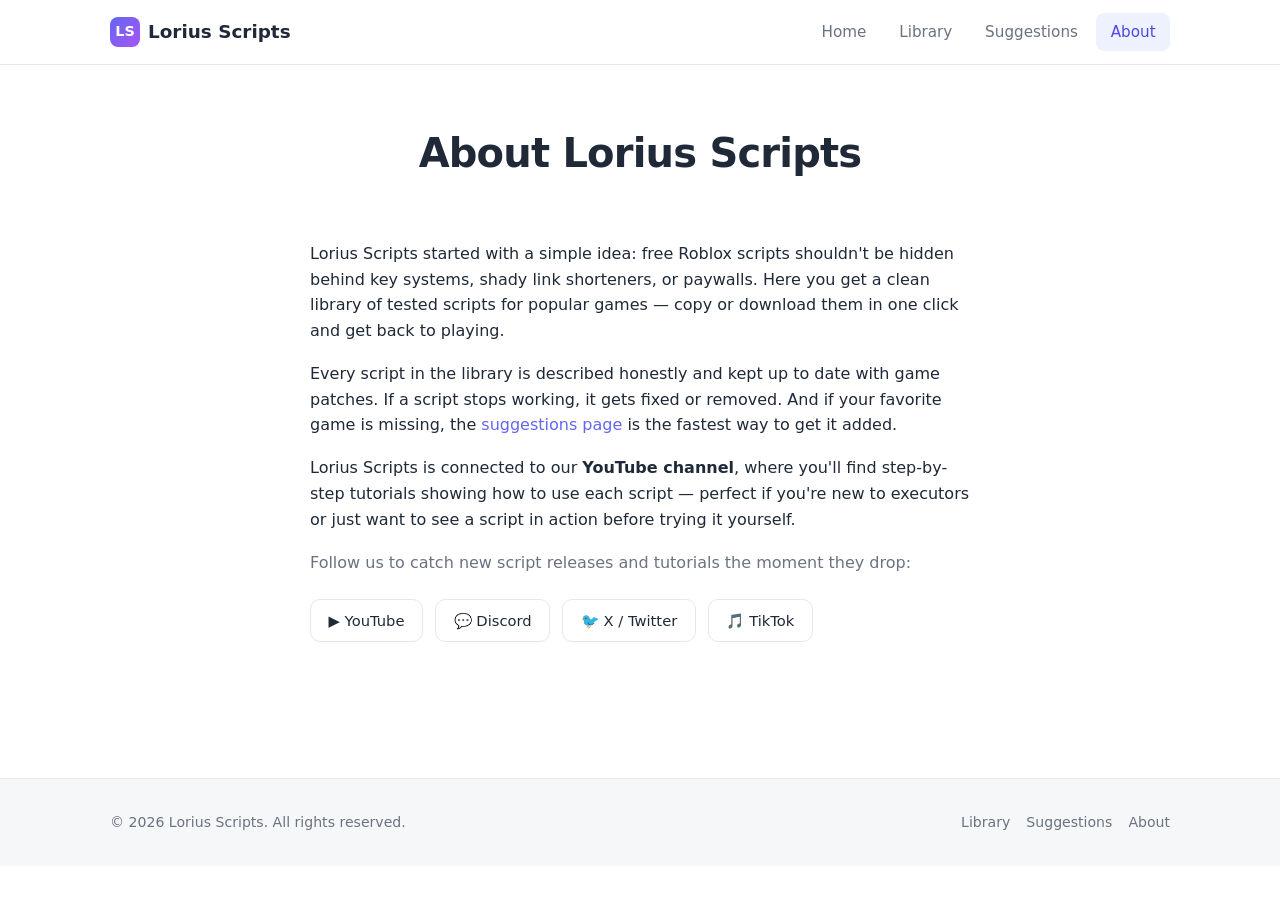
<file: about.html>
<!DOCTYPE html>
<html lang="en">
<head>
  <meta charset="UTF-8">
  <meta name="viewport" content="width=device-width, initial-scale=1.0">
  <title>About — Lorius Scripts</title>
  <meta name="description" content="About Lorius Scripts — free, safe Roblox scripts with video tutorials on YouTube.">

  <!-- AdSense -->
  <script async src="https://pagead2.googlesyndication.com/pagead/js/adsbygoogle.js?client=ca-pub-6111801744543774"
       crossorigin="anonymous"></script>

  <link rel="icon" type="image/svg+xml" href="assets/favicon.svg">
  <link rel="icon" type="image/png" sizes="32x32" href="assets/favicon-32.png">
  <link rel="apple-touch-icon" href="assets/apple-touch-icon.png">
  <link rel="stylesheet" href="css/style.css">
</head>
<body>

  <header class="navbar">
    <div class="container">
      <a class="brand" href="index.html">
        <span class="brand-mark">LS</span>
        Lorius Scripts
      </a>
      <button class="nav-toggle" aria-label="Toggle navigation" aria-expanded="false">
        <span></span><span></span><span></span>
      </button>
      <ul class="nav-links">
        <li><a href="index.html">Home</a></li>
        <li><a href="library.html">Library</a></li>
        <li><a href="suggestions.html">Suggestions</a></li>
        <li><a href="about.html">About</a></li>
      </ul>
    </div>
  </header>

  <main>
    <section class="page-header">
      <div class="container">
        <h1 class="fade-in">About Lorius Scripts</h1>
      </div>
    </section>

    <!-- Ad: header unit -->
    <div class="ad-slot">
      <!-- HEADER ADS -->
      <ins class="adsbygoogle"
           style="display:block"
           data-ad-client="ca-pub-6111801744543774"
           data-ad-slot="2635450938"
           data-ad-format="auto"
           data-full-width-responsive="true"></ins>
      <script>
           (adsbygoogle = window.adsbygoogle || []).push({});
      </script>
    </div>

    <section class="section" style="padding-top: 1rem;">
      <div class="container about-content fade-in fade-in-delay-1">
        <p>
          Lorius Scripts started with a simple idea: free Roblox scripts shouldn't
          be hidden behind key systems, shady link shorteners, or paywalls. Here you
          get a clean library of tested scripts for popular games — copy or download
          them in one click and get back to playing.
        </p>
        <p>
          Every script in the library is described honestly and kept up to date with
          game patches. If a script stops working, it gets fixed or removed. And if
          your favorite game is missing, the <a href="suggestions.html">suggestions page</a>
          is the fastest way to get it added.
        </p>
        <p>
          Lorius Scripts is connected to our <strong>YouTube channel</strong>, where
          you'll find step-by-step tutorials showing how to use each script — perfect
          if you're new to executors or just want to see a script in action before
          trying it yourself.
        </p>
        <p class="muted">
          Follow us to catch new script releases and tutorials the moment they drop:
        </p>

        <!-- Social links — replace the href="#" placeholders with real profiles -->
        <div class="social-links">
          <a href="#" aria-label="YouTube channel">▶️ YouTube</a>
          <a href="#" aria-label="Discord server">💬 Discord</a>
          <a href="#" aria-label="X / Twitter profile">🐦 X / Twitter</a>
          <a href="#" aria-label="TikTok profile">🎵 TikTok</a>
        </div>
      </div>
    </section>

    <!-- Ad: footer unit -->
    <div class="ad-slot">
      <!-- FOOTER ADS -->
      <ins class="adsbygoogle"
           style="display:block"
           data-ad-client="ca-pub-6111801744543774"
           data-ad-slot="2858013454"
           data-ad-format="auto"
           data-full-width-responsive="true"></ins>
      <script>
           (adsbygoogle = window.adsbygoogle || []).push({});
      </script>
    </div>
  </main>

  <footer class="footer">
    <div class="container">
      <span>© <span data-year>2026</span> Lorius Scripts. All rights reserved.</span>
      <nav>
        <a href="library.html">Library</a>
        <a href="suggestions.html">Suggestions</a>
        <a href="about.html">About</a>
      </nav>
    </div>
  </footer>

  <script src="js/main.js"></script>
</body>
</html>
</file>
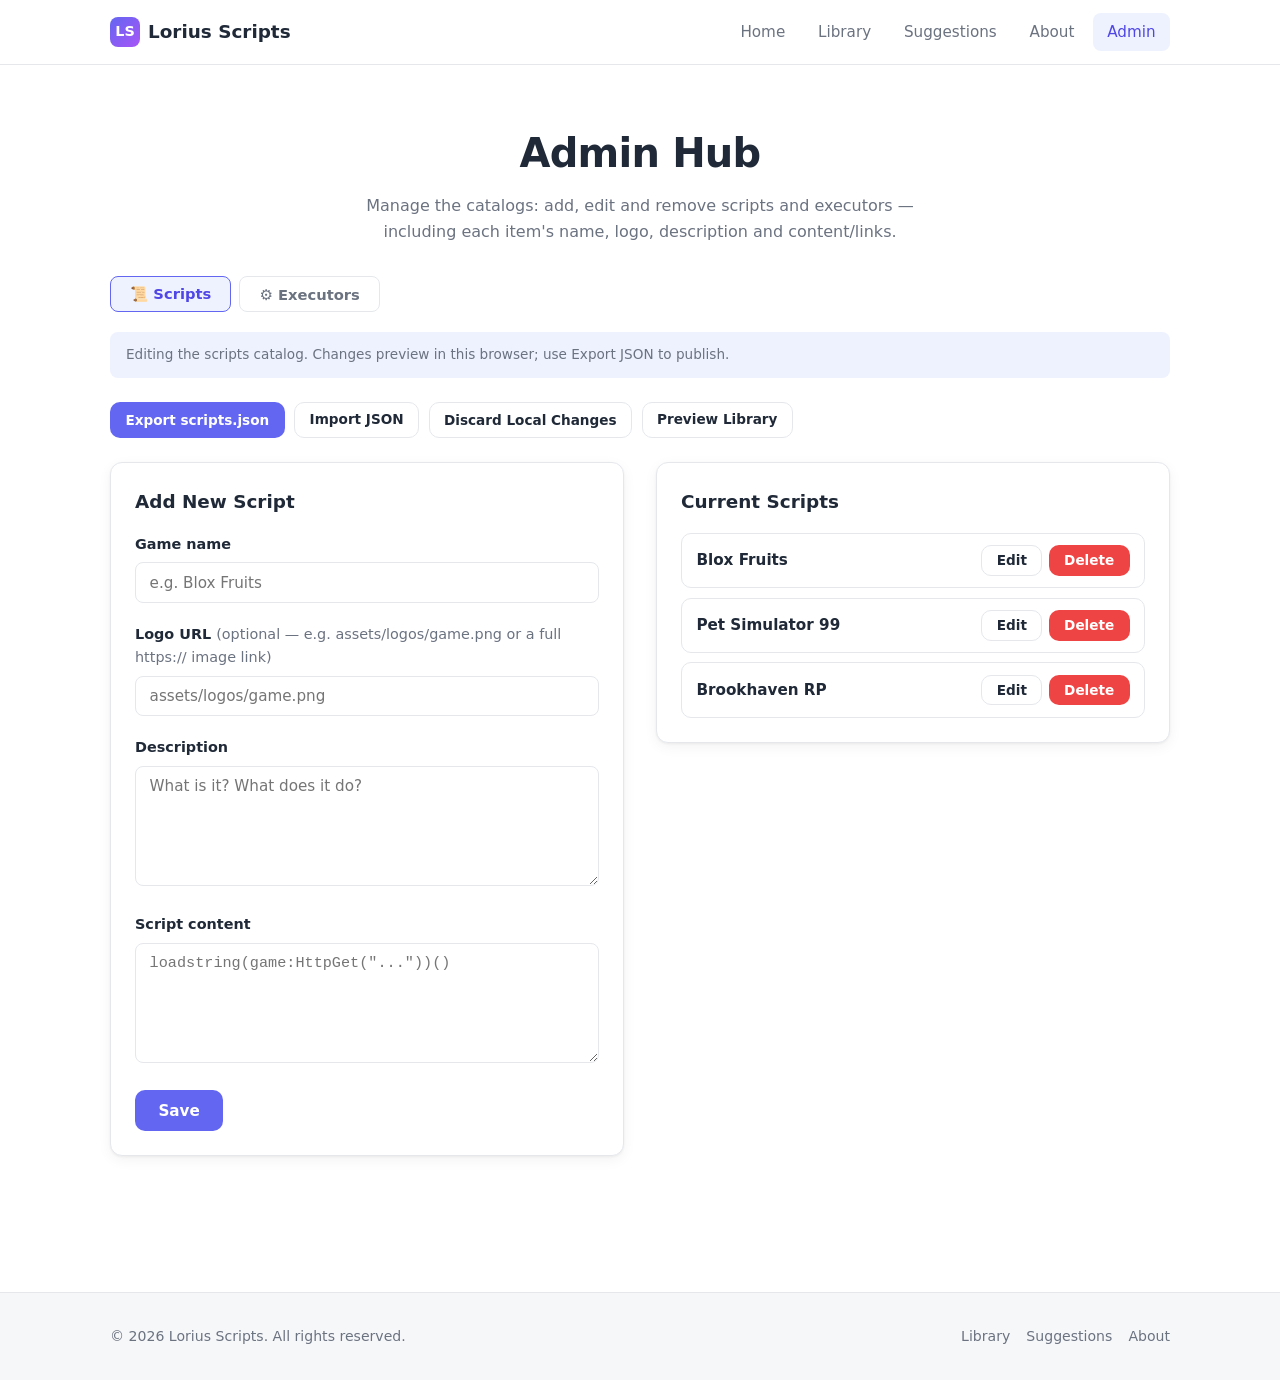
<file: admin.html>
<!DOCTYPE html>
<html lang="en">
<head>
  <meta charset="UTF-8">
  <meta name="viewport" content="width=device-width, initial-scale=1.0">
  <title>Admin Hub — Lorius Scripts</title>
  <meta name="robots" content="noindex, nofollow">
  <link rel="icon" type="image/svg+xml" href="assets/favicon.svg">
  <link rel="icon" type="image/png" sizes="32x32" href="assets/favicon-32.png">
  <link rel="apple-touch-icon" href="assets/apple-touch-icon.png">
  <link rel="stylesheet" href="css/style.css">
</head>
<body>

  <header class="navbar">
    <div class="container">
      <a class="brand" href="index.html">
        <span class="brand-mark">LS</span>
        Lorius Scripts
      </a>
      <button class="nav-toggle" aria-label="Toggle navigation" aria-expanded="false">
        <span></span><span></span><span></span>
      </button>
      <ul class="nav-links">
        <li><a href="index.html">Home</a></li>
        <li><a href="library.html">Library</a></li>
        <li><a href="suggestions.html">Suggestions</a></li>
        <li><a href="about.html">About</a></li>
        <li><a href="admin.html">Admin</a></li>
      </ul>
    </div>
  </header>

  <main>
    <section class="page-header">
      <div class="container">
        <h1 class="fade-in">Admin Hub</h1>
        <p class="fade-in fade-in-delay-1">
          Manage the catalogs: add, edit and remove scripts and executors —
          including each item's name, logo, description and content/links.
        </p>
      </div>
    </section>

    <section class="section" style="padding-top: 1rem;">
      <div class="container">
        <div class="admin-tabs fade-in fade-in-delay-1">
          <button type="button" data-type="scripts" class="active">📜 Scripts</button>
          <button type="button" data-type="executors">⚙️ Executors</button>
        </div>

        <p class="admin-note fade-in fade-in-delay-2" id="admin-status">
          Changes save instantly to this browser for previewing. To publish for all
          visitors, click <strong>Export JSON</strong> and replace the matching file
          in the repository's <code>data/</code> folder with the download.
        </p>

        <div class="admin-toolbar fade-in fade-in-delay-2">
          <button type="button" id="admin-export" class="btn btn-primary btn-small">Export JSON</button>
          <label class="btn btn-secondary btn-small" style="cursor: pointer;">
            Import JSON
            <input type="file" id="admin-import" accept="application/json,.json" hidden>
          </label>
          <button type="button" id="admin-reset" class="btn btn-secondary btn-small">Discard Local Changes</button>
          <a href="library.html" class="btn btn-secondary btn-small">Preview Library</a>
        </div>

        <div class="admin-layout">
          <div class="admin-panel fade-in fade-in-delay-2">
            <h2 id="admin-form-title">Add New Script</h2>
            <form id="admin-form">
              <div class="form-group">
                <label for="name" id="label-name">Game name</label>
                <input type="text" id="name" name="name" placeholder="e.g. Blox Fruits" required>
              </div>
              <div class="form-group">
                <label for="logo">Logo URL <span class="hint">(optional — e.g. assets/logos/game.png or a full https:// image link)</span></label>
                <input type="text" id="logo" name="logo" placeholder="assets/logos/game.png">
              </div>
              <div class="form-group">
                <label for="description">Description</label>
                <textarea id="description" name="description" placeholder="What is it? What does it do?" required></textarea>
              </div>
              <div class="form-group" id="group-script">
                <label for="script">Script content</label>
                <textarea id="script" name="script" placeholder='loadstring(game:HttpGet("..."))()' style="font-family: monospace;"></textarea>
              </div>
              <div class="form-group" id="group-download" style="display: none;">
                <label for="download">Download link</label>
                <input type="url" id="download" name="download" placeholder="https://example.com/download">
              </div>
              <div style="display: flex; gap: 0.6rem;">
                <button type="submit" class="btn btn-primary">Save</button>
                <button type="button" id="admin-cancel" class="btn btn-secondary" style="display: none;">Cancel Edit</button>
              </div>
            </form>
          </div>

          <div class="admin-panel fade-in fade-in-delay-3">
            <h2 id="admin-list-title">Current Scripts</h2>
            <ul id="admin-list" class="admin-list"></ul>
          </div>
        </div>
      </div>
    </section>
  </main>

  <footer class="footer">
    <div class="container">
      <span>© <span data-year>2026</span> Lorius Scripts. All rights reserved.</span>
      <nav>
        <a href="library.html">Library</a>
        <a href="suggestions.html">Suggestions</a>
        <a href="about.html">About</a>
      </nav>
    </div>
  </footer>

  <script src="js/main.js"></script>
  <script src="js/scripts-data.js"></script>
  <script src="js/admin.js"></script>
</body>
</html>
</file>
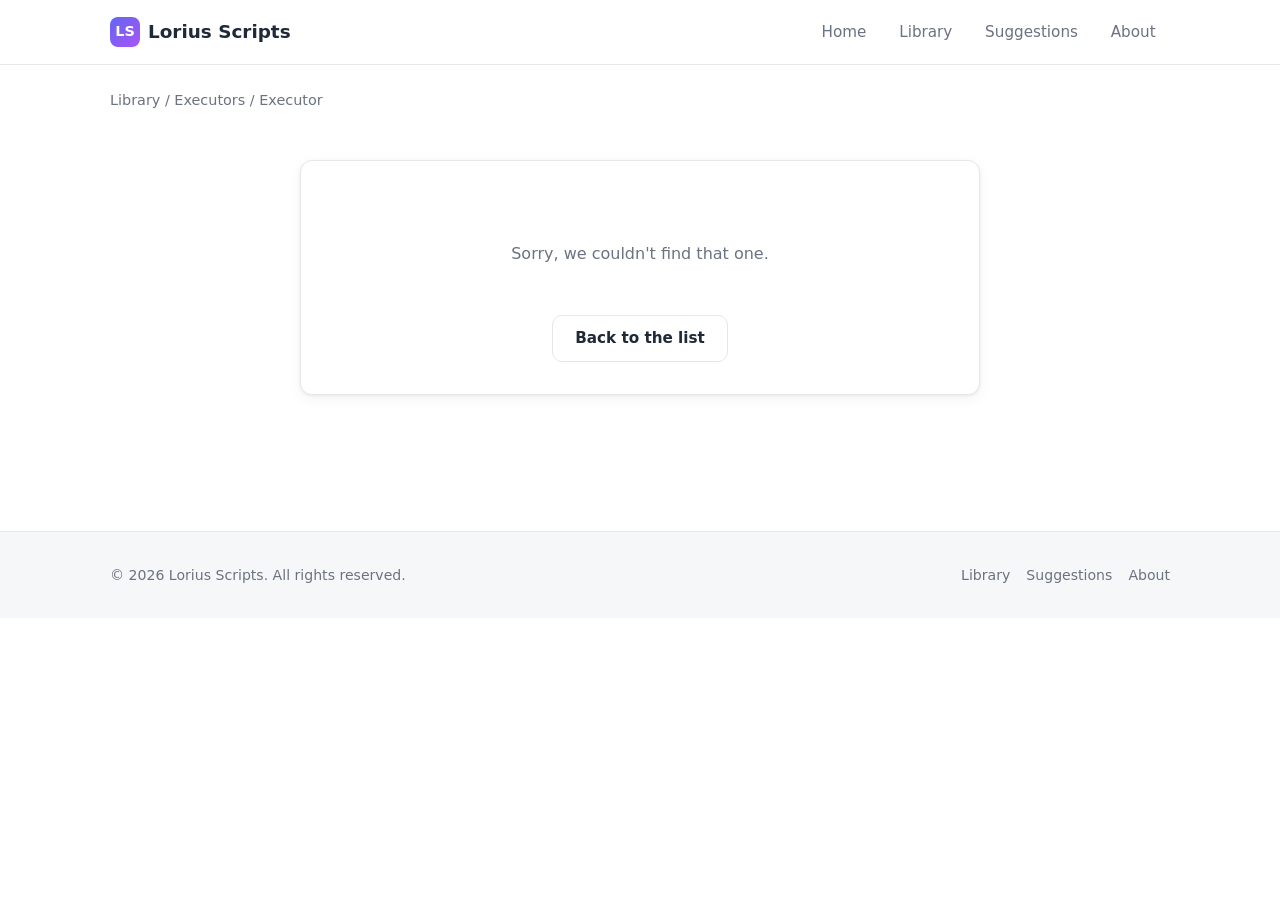
<file: executor.html>
<!DOCTYPE html>
<html lang="en">
<head>
  <meta charset="UTF-8">
  <meta name="viewport" content="width=device-width, initial-scale=1.0">
  <title>Executor — Lorius Scripts</title>
  <meta name="description" content="Download this Roblox executor to run your favorite scripts.">

  <!-- AdSense -->
  <script async src="https://pagead2.googlesyndication.com/pagead/js/adsbygoogle.js?client=ca-pub-6111801744543774"
       crossorigin="anonymous"></script>

  <link rel="icon" type="image/svg+xml" href="assets/favicon.svg">
  <link rel="icon" type="image/png" sizes="32x32" href="assets/favicon-32.png">
  <link rel="apple-touch-icon" href="assets/apple-touch-icon.png">
  <link rel="stylesheet" href="css/style.css">
</head>
<body>

  <header class="navbar">
    <div class="container">
      <a class="brand" href="index.html">
        <span class="brand-mark">LS</span>
        Lorius Scripts
      </a>
      <button class="nav-toggle" aria-label="Toggle navigation" aria-expanded="false">
        <span></span><span></span><span></span>
      </button>
      <ul class="nav-links">
        <li><a href="index.html">Home</a></li>
        <li><a href="library.html">Library</a></li>
        <li><a href="suggestions.html">Suggestions</a></li>
        <li><a href="about.html">About</a></li>
      </ul>
    </div>
  </header>

  <main>
    <nav class="breadcrumb" aria-label="Breadcrumb">
      <a href="library.html">Library</a> / <a href="executors.html">Executors</a> / Executor
    </nav>

    <!-- Ad: header unit -->
    <div class="ad-slot">
      <!-- HEADER ADS -->
      <ins class="adsbygoogle"
           style="display:block"
           data-ad-client="ca-pub-6111801744543774"
           data-ad-slot="2635450938"
           data-ad-format="auto"
           data-full-width-responsive="true"></ins>
      <script>
           (adsbygoogle = window.adsbygoogle || []).push({});
      </script>
    </div>

    <section class="section" style="padding-top: 1.5rem;">
      <div class="container">
        <div class="detail-card fade-in" data-catalog="executors" data-detail-view data-list="executors.html">
          <p class="empty-state">Loading…</p>
        </div>
      </div>
    </section>

    <!-- Ad: footer unit -->
    <div class="ad-slot">
      <!-- FOOTER ADS -->
      <ins class="adsbygoogle"
           style="display:block"
           data-ad-client="ca-pub-6111801744543774"
           data-ad-slot="2858013454"
           data-ad-format="auto"
           data-full-width-responsive="true"></ins>
      <script>
           (adsbygoogle = window.adsbygoogle || []).push({});
      </script>
    </div>
  </main>

  <footer class="footer">
    <div class="container">
      <span>© <span data-year>2026</span> Lorius Scripts. All rights reserved.</span>
      <nav>
        <a href="library.html">Library</a>
        <a href="suggestions.html">Suggestions</a>
        <a href="about.html">About</a>
      </nav>
    </div>
  </footer>

  <script src="js/main.js"></script>
  <script src="js/scripts-data.js"></script>
  <script src="js/detail.js"></script>
</body>
</html>
</file>
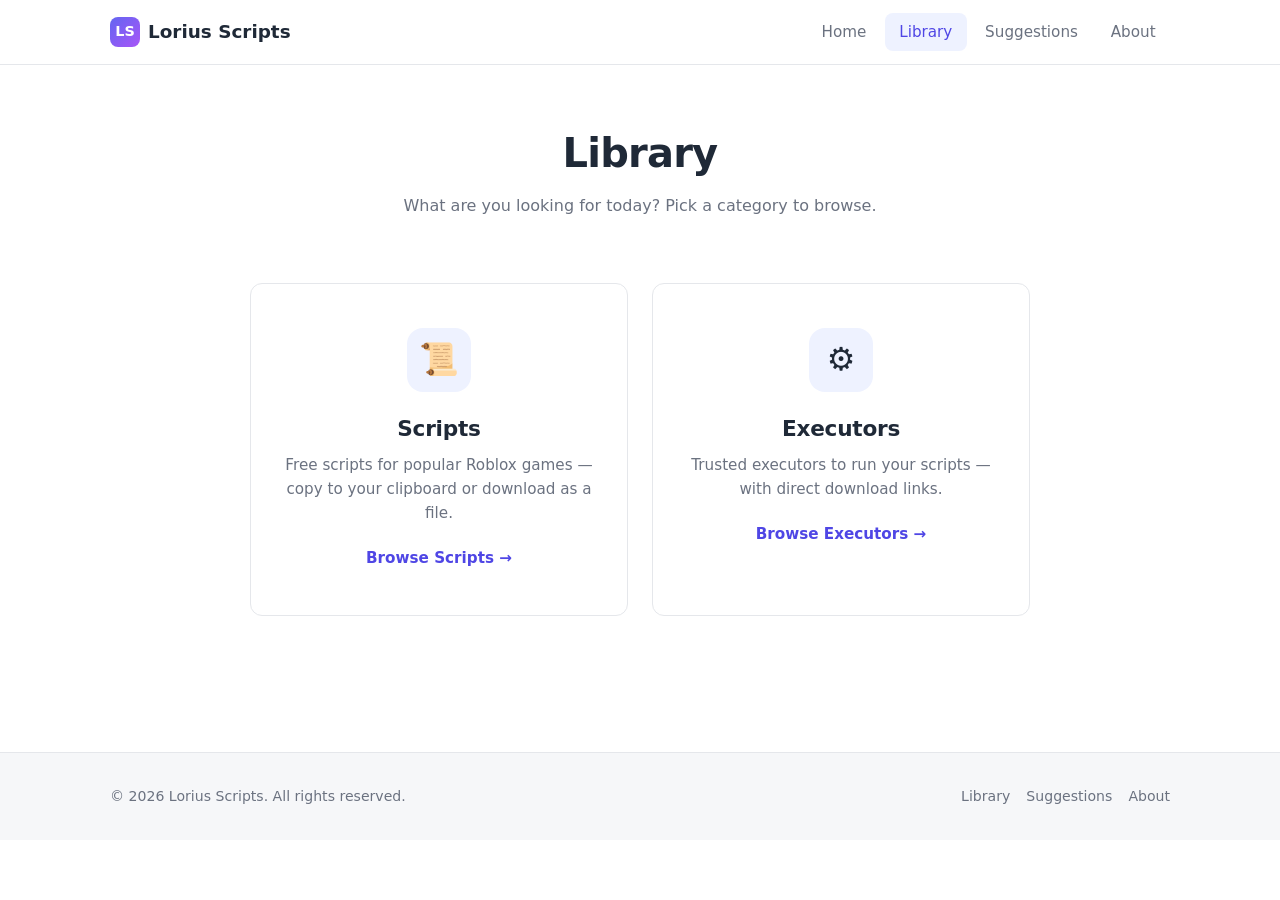
<file: library.html>
<!DOCTYPE html>
<html lang="en">
<head>
  <meta charset="UTF-8">
  <meta name="viewport" content="width=device-width, initial-scale=1.0">
  <title>Library — Lorius Scripts</title>
  <meta name="description" content="Browse the Lorius Scripts library: free Roblox scripts and executors, all in one place.">

  <!-- AdSense -->
  <script async src="https://pagead2.googlesyndication.com/pagead/js/adsbygoogle.js?client=ca-pub-6111801744543774"
       crossorigin="anonymous"></script>

  <link rel="icon" type="image/svg+xml" href="assets/favicon.svg">
  <link rel="icon" type="image/png" sizes="32x32" href="assets/favicon-32.png">
  <link rel="apple-touch-icon" href="assets/apple-touch-icon.png">
  <link rel="stylesheet" href="css/style.css">
</head>
<body>

  <header class="navbar">
    <div class="container">
      <a class="brand" href="index.html">
        <span class="brand-mark">LS</span>
        Lorius Scripts
      </a>
      <button class="nav-toggle" aria-label="Toggle navigation" aria-expanded="false">
        <span></span><span></span><span></span>
      </button>
      <ul class="nav-links">
        <li><a href="index.html">Home</a></li>
        <li><a href="library.html">Library</a></li>
        <li><a href="suggestions.html">Suggestions</a></li>
        <li><a href="about.html">About</a></li>
      </ul>
    </div>
  </header>

  <main>
    <section class="page-header">
      <div class="container">
        <h1 class="fade-in">Library</h1>
        <p class="fade-in fade-in-delay-1">
          What are you looking for today? Pick a category to browse.
        </p>
      </div>
    </section>

    <!-- Ad: header unit -->
    <div class="ad-slot">
      <!-- HEADER ADS -->
      <ins class="adsbygoogle"
           style="display:block"
           data-ad-client="ca-pub-6111801744543774"
           data-ad-slot="2635450938"
           data-ad-format="auto"
           data-full-width-responsive="true"></ins>
      <script>
           (adsbygoogle = window.adsbygoogle || []).push({});
      </script>
    </div>

    <section class="section" style="padding-top: 1.5rem;">
      <div class="container">
        <div class="choice-grid">
          <a class="choice-card fade-in fade-in-delay-1" href="scripts.html">
            <div class="icon">📜</div>
            <h2>Scripts</h2>
            <p>Free scripts for popular Roblox games — copy to your clipboard or download as a file.</p>
            <span class="cta">Browse Scripts →</span>
          </a>
          <a class="choice-card fade-in fade-in-delay-2" href="executors.html">
            <div class="icon">⚙️</div>
            <h2>Executors</h2>
            <p>Trusted executors to run your scripts — with direct download links.</p>
            <span class="cta">Browse Executors →</span>
          </a>
        </div>
      </div>
    </section>

    <!-- Ad: footer unit -->
    <div class="ad-slot">
      <!-- FOOTER ADS -->
      <ins class="adsbygoogle"
           style="display:block"
           data-ad-client="ca-pub-6111801744543774"
           data-ad-slot="2858013454"
           data-ad-format="auto"
           data-full-width-responsive="true"></ins>
      <script>
           (adsbygoogle = window.adsbygoogle || []).push({});
      </script>
    </div>
  </main>

  <footer class="footer">
    <div class="container">
      <span>© <span data-year>2026</span> Lorius Scripts. All rights reserved.</span>
      <nav>
        <a href="library.html">Library</a>
        <a href="suggestions.html">Suggestions</a>
        <a href="about.html">About</a>
      </nav>
    </div>
  </footer>

  <script src="js/main.js"></script>
</body>
</html>
</file>
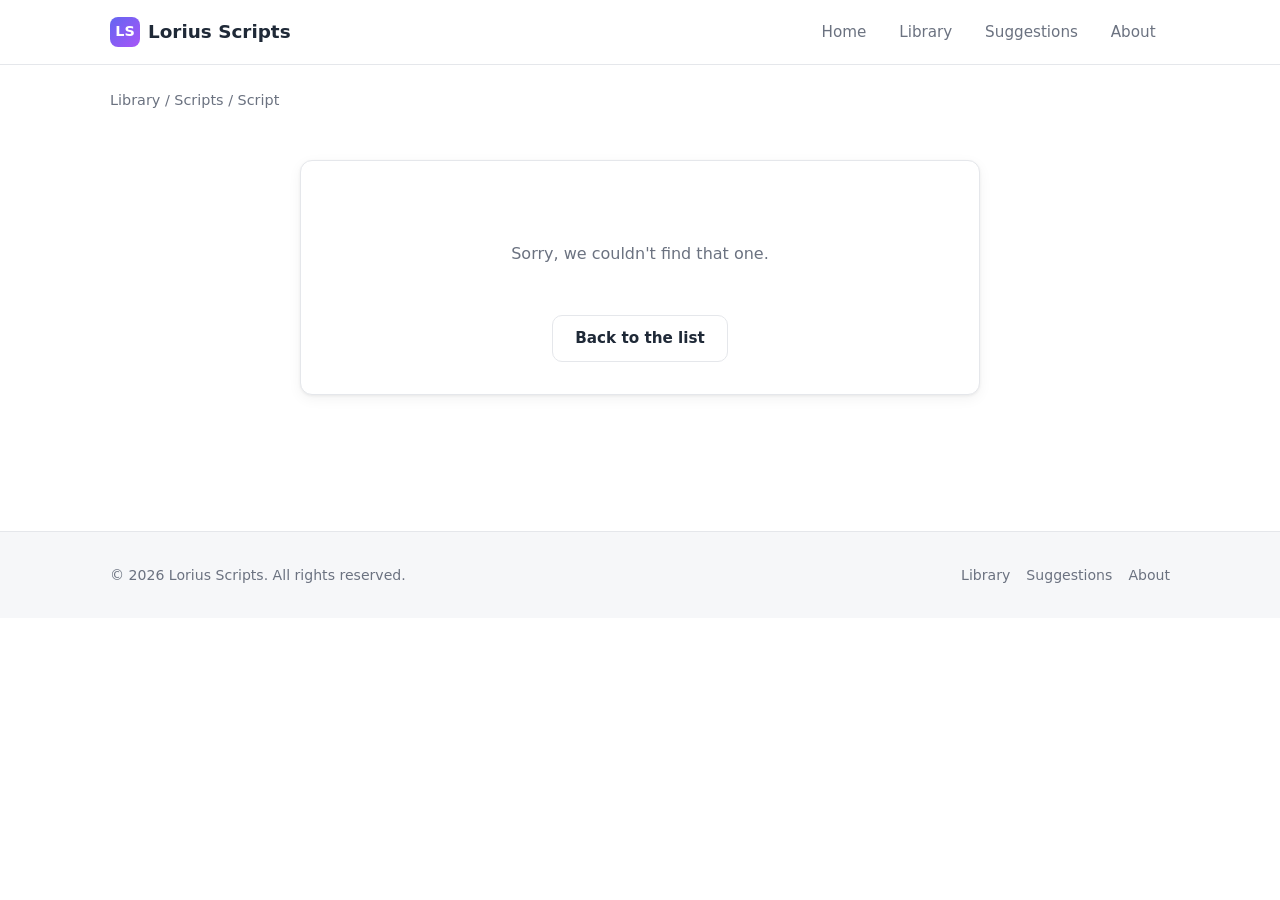
<file: script.html>
<!DOCTYPE html>
<html lang="en">
<head>
  <meta charset="UTF-8">
  <meta name="viewport" content="width=device-width, initial-scale=1.0">
  <title>Script — Lorius Scripts</title>
  <meta name="description" content="Get this free Roblox script — copy it to your clipboard or download it as a file.">

  <!-- AdSense -->
  <script async src="https://pagead2.googlesyndication.com/pagead/js/adsbygoogle.js?client=ca-pub-6111801744543774"
       crossorigin="anonymous"></script>

  <link rel="icon" type="image/svg+xml" href="assets/favicon.svg">
  <link rel="icon" type="image/png" sizes="32x32" href="assets/favicon-32.png">
  <link rel="apple-touch-icon" href="assets/apple-touch-icon.png">
  <link rel="stylesheet" href="css/style.css">
</head>
<body>

  <header class="navbar">
    <div class="container">
      <a class="brand" href="index.html">
        <span class="brand-mark">LS</span>
        Lorius Scripts
      </a>
      <button class="nav-toggle" aria-label="Toggle navigation" aria-expanded="false">
        <span></span><span></span><span></span>
      </button>
      <ul class="nav-links">
        <li><a href="index.html">Home</a></li>
        <li><a href="library.html">Library</a></li>
        <li><a href="suggestions.html">Suggestions</a></li>
        <li><a href="about.html">About</a></li>
      </ul>
    </div>
  </header>

  <main>
    <nav class="breadcrumb" aria-label="Breadcrumb">
      <a href="library.html">Library</a> / <a href="scripts.html">Scripts</a> / Script
    </nav>

    <!-- Ad: header unit -->
    <div class="ad-slot">
      <!-- HEADER ADS -->
      <ins class="adsbygoogle"
           style="display:block"
           data-ad-client="ca-pub-6111801744543774"
           data-ad-slot="2635450938"
           data-ad-format="auto"
           data-full-width-responsive="true"></ins>
      <script>
           (adsbygoogle = window.adsbygoogle || []).push({});
      </script>
    </div>

    <section class="section" style="padding-top: 1.5rem;">
      <div class="container">
        <div class="detail-card fade-in" data-catalog="scripts" data-detail-view data-list="scripts.html">
          <p class="empty-state">Loading…</p>
        </div>
      </div>
    </section>

    <!-- Ad: footer unit -->
    <div class="ad-slot">
      <!-- FOOTER ADS -->
      <ins class="adsbygoogle"
           style="display:block"
           data-ad-client="ca-pub-6111801744543774"
           data-ad-slot="2858013454"
           data-ad-format="auto"
           data-full-width-responsive="true"></ins>
      <script>
           (adsbygoogle = window.adsbygoogle || []).push({});
      </script>
    </div>
  </main>

  <footer class="footer">
    <div class="container">
      <span>© <span data-year>2026</span> Lorius Scripts. All rights reserved.</span>
      <nav>
        <a href="library.html">Library</a>
        <a href="suggestions.html">Suggestions</a>
        <a href="about.html">About</a>
      </nav>
    </div>
  </footer>

  <script src="js/main.js"></script>
  <script src="js/scripts-data.js"></script>
  <script src="js/detail.js"></script>
</body>
</html>
</file>
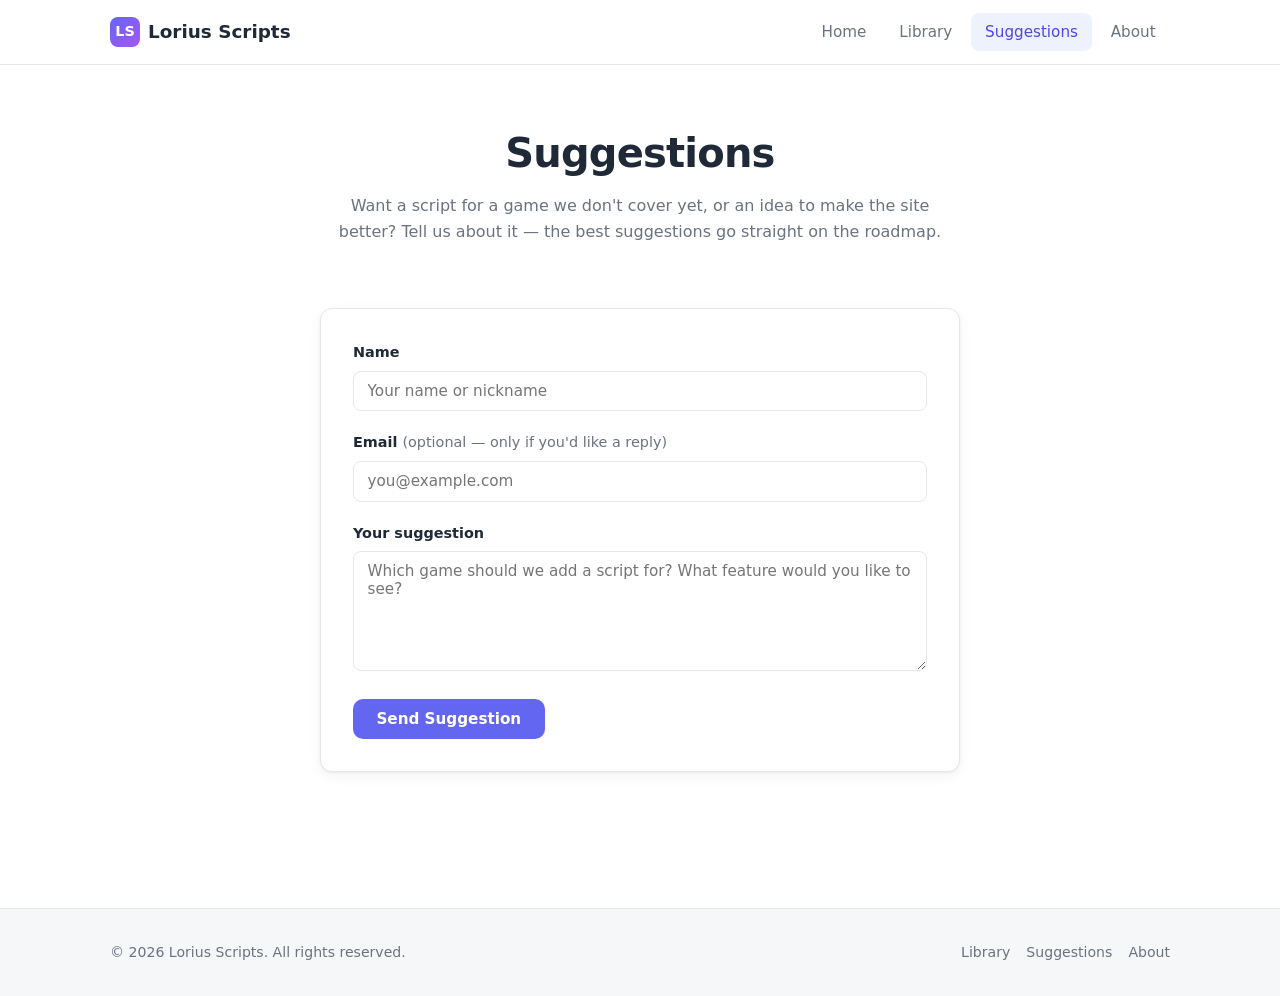
<file: suggestions.html>
<!DOCTYPE html>
<html lang="en">
<head>
  <meta charset="UTF-8">
  <meta name="viewport" content="width=device-width, initial-scale=1.0">
  <title>Suggestions — Lorius Scripts</title>
  <meta name="description" content="Suggest a new Roblox script or site feature for Lorius Scripts.">

  <!-- AdSense -->
  <script async src="https://pagead2.googlesyndication.com/pagead/js/adsbygoogle.js?client=ca-pub-6111801744543774"
       crossorigin="anonymous"></script>

  <link rel="icon" type="image/svg+xml" href="assets/favicon.svg">
  <link rel="icon" type="image/png" sizes="32x32" href="assets/favicon-32.png">
  <link rel="apple-touch-icon" href="assets/apple-touch-icon.png">
  <link rel="stylesheet" href="css/style.css">
</head>
<body>

  <header class="navbar">
    <div class="container">
      <a class="brand" href="index.html">
        <span class="brand-mark">LS</span>
        Lorius Scripts
      </a>
      <button class="nav-toggle" aria-label="Toggle navigation" aria-expanded="false">
        <span></span><span></span><span></span>
      </button>
      <ul class="nav-links">
        <li><a href="index.html">Home</a></li>
        <li><a href="library.html">Library</a></li>
        <li><a href="suggestions.html">Suggestions</a></li>
        <li><a href="about.html">About</a></li>
      </ul>
    </div>
  </header>

  <main>
    <section class="page-header">
      <div class="container">
        <h1 class="fade-in">Suggestions</h1>
        <p class="fade-in fade-in-delay-1">
          Want a script for a game we don't cover yet, or an idea to make the site
          better? Tell us about it — the best suggestions go straight on the roadmap.
        </p>
      </div>
    </section>

    <!-- Ad: header unit -->
    <div class="ad-slot">
      <!-- HEADER ADS -->
      <ins class="adsbygoogle"
           style="display:block"
           data-ad-client="ca-pub-6111801744543774"
           data-ad-slot="2635450938"
           data-ad-format="auto"
           data-full-width-responsive="true"></ins>
      <script>
           (adsbygoogle = window.adsbygoogle || []).push({});
      </script>
    </div>

    <section class="section" style="padding-top: 1.5rem;">
      <div class="container">
        <form id="suggestion-form" class="form-card fade-in fade-in-delay-2" novalidate>
          <div id="form-message" class="form-message" role="status"></div>

          <div class="form-group">
            <label for="name">Name</label>
            <input type="text" id="name" name="name" placeholder="Your name or nickname" required>
          </div>

          <div class="form-group">
            <label for="email">Email <span class="hint">(optional — only if you'd like a reply)</span></label>
            <input type="email" id="email" name="email" placeholder="you@example.com">
          </div>

          <div class="form-group">
            <label for="suggestion">Your suggestion</label>
            <textarea id="suggestion" name="suggestion" placeholder="Which game should we add a script for? What feature would you like to see?" required></textarea>
          </div>

          <button type="submit" class="btn btn-primary">Send Suggestion</button>
        </form>
      </div>
    </section>

    <!-- Ad: footer unit -->
    <div class="ad-slot">
      <!-- FOOTER ADS -->
      <ins class="adsbygoogle"
           style="display:block"
           data-ad-client="ca-pub-6111801744543774"
           data-ad-slot="2858013454"
           data-ad-format="auto"
           data-full-width-responsive="true"></ins>
      <script>
           (adsbygoogle = window.adsbygoogle || []).push({});
      </script>
    </div>
  </main>

  <footer class="footer">
    <div class="container">
      <span>© <span data-year>2026</span> Lorius Scripts. All rights reserved.</span>
      <nav>
        <a href="library.html">Library</a>
        <a href="suggestions.html">Suggestions</a>
        <a href="about.html">About</a>
      </nav>
    </div>
  </footer>

  <script src="js/main.js"></script>
  <script src="js/suggestions.js"></script>
</body>
</html>
</file>
<file: css/app.css>
/* =========================================================================
   Loriuscripts — premium dark theme
   Hand-built design system. No frameworks, no build step.
   Palette: #050505 base · white accent · subtle blue glow
   ========================================================================= */

/* ---------- Design tokens ---------- */
:root {
  --bg: #050505;
  --bg-2: #0a0a0c;
  --surface: rgba(255, 255, 255, 0.03);
  --surface-2: rgba(255, 255, 255, 0.05);
  --border: rgba(255, 255, 255, 0.08);
  --border-strong: rgba(255, 255, 255, 0.16);
  --text: #f4f4f5;
  --text-dim: #a1a1aa;
  --text-faint: #6b6b73;
  --white: #ffffff;
  --glow: #4d7cff;
  --glow-soft: rgba(77, 124, 255, 0.35);
  --glow-faint: rgba(77, 124, 255, 0.12);
  --radius: 16px;
  --radius-lg: 24px;
  --ease: cubic-bezier(0.16, 1, 0.3, 1);
  --maxw: 1200px;
  --font: "Inter", -apple-system, BlinkMacSystemFont, "Segoe UI", sans-serif;
}

* { margin: 0; padding: 0; box-sizing: border-box; }

html {
  -webkit-font-smoothing: antialiased;
  text-rendering: optimizeLegibility;
  scroll-behavior: smooth;
}

body {
  font-family: var(--font);
  background: var(--bg);
  color: var(--text);
  line-height: 1.6;
  overflow-x: hidden;
  cursor: none;
}

/* Cursor falls back to normal on touch / no-hover devices */
@media (hover: none), (pointer: coarse) {
  body { cursor: auto; }
  .cursor, .cursor-dot, .spotlight { display: none !important; }
}

img { max-width: 100%; display: block; }
a { color: inherit; text-decoration: none; }
::selection { background: var(--glow-soft); color: #fff; }

/* Ambient scrollbar */
::-webkit-scrollbar { width: 10px; }
::-webkit-scrollbar-track { background: var(--bg); }
::-webkit-scrollbar-thumb {
  background: rgba(255, 255, 255, 0.1);
  border-radius: 10px;
  border: 2px solid var(--bg);
}
::-webkit-scrollbar-thumb:hover { background: rgba(255, 255, 255, 0.2); }

/* ---------- Global ambient layers ---------- */
/* Noise texture */
body::before {
  content: "";
  position: fixed;
  inset: 0;
  z-index: 1;
  pointer-events: none;
  opacity: 0.035;
  background-image: url("data:image/svg+xml,%3Csvg xmlns='http://www.w3.org/2000/svg' width='120' height='120'%3E%3Cfilter id='n'%3E%3CfeTurbulence type='fractalNoise' baseFrequency='0.9' numOctaves='3'/%3E%3C/filter%3E%3Crect width='100%25' height='100%25' filter='url(%23n)'/%3E%3C/svg%3E");
}

/* Animated grid */
.grid-bg {
  position: fixed;
  inset: -50% 0 0 0;
  z-index: 0;
  pointer-events: none;
  background-image:
    linear-gradient(to right, rgba(255, 255, 255, 0.025) 1px, transparent 1px),
    linear-gradient(to bottom, rgba(255, 255, 255, 0.025) 1px, transparent 1px);
  background-size: 64px 64px;
  mask-image: radial-gradient(ellipse 80% 60% at 50% 0%, #000 20%, transparent 75%);
  -webkit-mask-image: radial-gradient(ellipse 80% 60% at 50% 0%, #000 20%, transparent 75%);
  animation: grid-drift 40s linear infinite;
}
@keyframes grid-drift {
  from { background-position: 0 0; }
  to { background-position: 64px 64px; }
}

/* Particle canvas */
#particles {
  position: fixed;
  inset: 0;
  z-index: 0;
  pointer-events: none;
}

/* Mouse spotlight */
.spotlight {
  position: fixed;
  top: 0; left: 0;
  width: 600px; height: 600px;
  border-radius: 50%;
  z-index: 0;
  pointer-events: none;
  background: radial-gradient(circle, var(--glow-faint) 0%, transparent 60%);
  transform: translate(-50%, -50%);
  transition: opacity 0.4s ease;
  will-change: transform;
}

/* ---------- Custom cursor ---------- */
.cursor {
  position: fixed;
  top: 0; left: 0;
  width: 34px; height: 34px;
  border: 1px solid rgba(255, 255, 255, 0.4);
  border-radius: 50%;
  z-index: 9999;
  pointer-events: none;
  transform: translate(-50%, -50%);
  transition: width 0.25s var(--ease), height 0.25s var(--ease),
              border-color 0.25s ease, background 0.25s ease;
  will-change: transform;
}
.cursor-dot {
  position: fixed;
  top: 0; left: 0;
  width: 5px; height: 5px;
  background: var(--white);
  border-radius: 50%;
  z-index: 10000;
  pointer-events: none;
  transform: translate(-50%, -50%);
  will-change: transform;
}
.cursor.hover {
  width: 56px; height: 56px;
  background: rgba(255, 255, 255, 0.06);
  border-color: rgba(255, 255, 255, 0.5);
}

/* ---------- Scroll progress ---------- */
.scroll-progress {
  position: fixed;
  top: 0; left: 0;
  height: 2px;
  width: 0%;
  z-index: 9998;
  background: linear-gradient(90deg, transparent, var(--glow), var(--white));
  box-shadow: 0 0 12px var(--glow-soft);
}

/* ---------- Loading screen ---------- */
.loader {
  position: fixed;
  inset: 0;
  z-index: 10001;
  background: var(--bg);
  display: grid;
  place-items: center;
  transition: opacity 0.8s var(--ease), visibility 0.8s;
}
.loader.done { opacity: 0; visibility: hidden; }
.loader-mark {
  font-size: 1.5rem;
  font-weight: 700;
  letter-spacing: -0.03em;
  display: flex;
  align-items: center;
  gap: 0.75rem;
}
.loader-bar {
  margin-top: 1.25rem;
  width: 180px; height: 2px;
  background: var(--border);
  border-radius: 2px;
  overflow: hidden;
}
.loader-bar span {
  display: block; height: 100%;
  width: 0%;
  background: var(--white);
  animation: load 1.4s var(--ease) forwards;
}
@keyframes load { to { width: 100%; } }

/* ---------- Layout ---------- */
.wrap { position: relative; z-index: 2; }
.container {
  width: 100%;
  max-width: var(--maxw);
  margin: 0 auto;
  padding: 0 24px;
}
section { position: relative; }
.section-pad { padding: 120px 0; }

/* ---------- Navigation ---------- */
.nav {
  position: fixed;
  top: 18px; left: 50%;
  transform: translateX(-50%);
  z-index: 900;
  width: calc(100% - 32px);
  max-width: 1100px;
  display: flex;
  align-items: center;
  justify-content: space-between;
  padding: 12px 14px 12px 22px;
  border-radius: 100px;
  background: rgba(10, 10, 12, 0.6);
  backdrop-filter: blur(20px);
  -webkit-backdrop-filter: blur(20px);
  border: 1px solid var(--border);
  transition: transform 0.5s var(--ease), background 0.3s ease;
}
.nav.hidden { transform: translateX(-50%) translateY(-140%); }
.brand {
  display: flex; align-items: center; gap: 10px;
  font-weight: 700; letter-spacing: -0.02em; font-size: 1.02rem;
}
.brand-mark {
  width: 26px; height: 26px;
  border-radius: 8px;
  background: linear-gradient(135deg, #fff, #8a9bff);
  color: #050505;
  display: grid; place-items: center;
  font-size: 0.72rem; font-weight: 800;
  box-shadow: 0 0 20px var(--glow-faint);
}
.nav-links {
  display: flex; align-items: center; gap: 4px;
  list-style: none;
}
.nav-links a {
  padding: 8px 14px; border-radius: 100px;
  font-size: 0.9rem; color: var(--text-dim);
  transition: color 0.2s ease, background 0.2s ease;
}
.nav-links a:hover { color: var(--text); background: var(--surface-2); }
.nav-right { display: flex; align-items: center; gap: 10px; }
.kbd-hint {
  display: flex; align-items: center; gap: 6px;
  padding: 7px 12px; border-radius: 100px;
  border: 1px solid var(--border);
  font-size: 0.8rem; color: var(--text-faint);
  transition: border-color 0.2s ease, color 0.2s ease;
}
.kbd-hint:hover { border-color: var(--border-strong); color: var(--text-dim); }
.kbd {
  font-family: var(--font);
  font-size: 0.72rem;
  padding: 1px 5px; border-radius: 5px;
  background: var(--surface-2);
  border: 1px solid var(--border);
}

/* ---------- Buttons ---------- */
.btn {
  position: relative;
  display: inline-flex; align-items: center; gap: 8px;
  padding: 13px 24px; border-radius: 100px;
  font-size: 0.94rem; font-weight: 500;
  border: 1px solid transparent;
  transition: transform 0.2s var(--ease), background 0.25s ease,
              border-color 0.25s ease, box-shadow 0.3s ease;
  will-change: transform;
}
.btn-primary {
  background: var(--white); color: #050505;
  box-shadow: 0 0 0 rgba(255, 255, 255, 0);
}
.btn-primary:hover {
  box-shadow: 0 8px 40px rgba(255, 255, 255, 0.18);
}
.btn-ghost {
  background: var(--surface); color: var(--text);
  border-color: var(--border);
  backdrop-filter: blur(10px);
}
.btn-ghost:hover { border-color: var(--border-strong); background: var(--surface-2); }
.btn-lg { padding: 16px 30px; font-size: 1rem; }

/* ---------- Eyebrow / pills ---------- */
.eyebrow {
  display: inline-flex; align-items: center; gap: 8px;
  padding: 6px 14px; border-radius: 100px;
  border: 1px solid var(--border);
  background: var(--surface);
  font-size: 0.8rem; color: var(--text-dim);
  letter-spacing: 0.02em;
}
.eyebrow .dot {
  width: 6px; height: 6px; border-radius: 50%;
  background: var(--glow);
  box-shadow: 0 0 10px var(--glow);
  animation: pulse 2s ease infinite;
}
@keyframes pulse { 0%,100% { opacity: 1; } 50% { opacity: 0.35; } }

/* ---------- Hero ---------- */
.hero {
  min-height: 100vh;
  display: flex; flex-direction: column;
  align-items: center; justify-content: center;
  text-align: center;
  padding: 140px 24px 80px;
  position: relative;
}
.hero-glow {
  position: absolute;
  top: 8%; left: 50%;
  width: 900px; height: 500px;
  transform: translateX(-50%);
  background: radial-gradient(ellipse at center, var(--glow-faint) 0%, transparent 65%);
  pointer-events: none;
  z-index: -1;
}
.hero h1 {
  font-size: clamp(2.8rem, 8vw, 6.2rem);
  line-height: 0.98;
  font-weight: 700;
  letter-spacing: -0.045em;
  margin: 28px 0 24px;
  max-width: 15ch;
}
.hero h1 .shine {
  background: linear-gradient(180deg, #fff 30%, #9aa4b8 100%);
  -webkit-background-clip: text; background-clip: text;
  -webkit-text-fill-color: transparent;
}
.hero p.lead {
  font-size: clamp(1.05rem, 2.2vw, 1.3rem);
  color: var(--text-dim);
  max-width: 56ch;
  margin-bottom: 40px;
}
.hero-actions { display: flex; gap: 14px; flex-wrap: wrap; justify-content: center; }

/* Word-reveal animation */
.reveal-word { display: inline-block; overflow: hidden; vertical-align: top; }
.reveal-word > span {
  display: inline-block;
  transform: translateY(110%);
  animation: word-up 0.9s var(--ease) forwards;
}
@keyframes word-up { to { transform: translateY(0); } }

/* Scroll indicator */
.scroll-cue {
  position: absolute; bottom: 34px; left: 50%;
  transform: translateX(-50%);
  display: flex; flex-direction: column; align-items: center; gap: 8px;
  color: var(--text-faint); font-size: 0.75rem; letter-spacing: 0.14em;
  text-transform: uppercase;
}
.scroll-cue .mouse {
  width: 22px; height: 34px; border-radius: 12px;
  border: 1px solid var(--border-strong);
  position: relative;
}
.scroll-cue .mouse::after {
  content: ""; position: absolute; top: 6px; left: 50%;
  width: 3px; height: 6px; border-radius: 3px;
  background: var(--text-dim);
  transform: translateX(-50%);
  animation: wheel 1.8s var(--ease) infinite;
}
@keyframes wheel { 0% { opacity: 0; top: 6px; } 40% { opacity: 1; } 80% { opacity: 0; top: 16px; } }

/* ---------- Marquee ---------- */
.marquee-wrap {
  padding: 40px 0;
  border-top: 1px solid var(--border);
  border-bottom: 1px solid var(--border);
  overflow: hidden;
  -webkit-mask-image: linear-gradient(90deg, transparent, #000 12%, #000 88%, transparent);
  mask-image: linear-gradient(90deg, transparent, #000 12%, #000 88%, transparent);
}
.marquee-label {
  text-align: center; color: var(--text-faint);
  font-size: 0.78rem; letter-spacing: 0.16em; text-transform: uppercase;
  margin-bottom: 26px;
}
.marquee {
  display: flex; gap: 64px; width: max-content;
  animation: marquee 32s linear infinite;
}
.marquee:hover { animation-play-state: paused; }
.marquee span {
  font-size: 1.25rem; font-weight: 600; color: var(--text-faint);
  letter-spacing: -0.01em; white-space: nowrap;
  transition: color 0.3s ease;
}
.marquee span:hover { color: var(--text); }
@keyframes marquee { to { transform: translateX(-50%); } }

/* ---------- Section headers ---------- */
.section-head { max-width: 640px; margin-bottom: 64px; }
.section-head.center { margin-left: auto; margin-right: auto; text-align: center; }
.section-head h2 {
  font-size: clamp(2rem, 4.5vw, 3.2rem);
  font-weight: 700; letter-spacing: -0.035em; line-height: 1.05;
  margin: 18px 0 16px;
}
.section-head p { color: var(--text-dim); font-size: 1.08rem; }

/* ---------- Stats ---------- */
.stats {
  display: grid; grid-template-columns: repeat(4, 1fr); gap: 24px;
}
.stat {
  padding: 32px 26px;
  border: 1px solid var(--border);
  border-radius: var(--radius-lg);
  background: var(--surface);
  text-align: center;
}
.stat .num {
  font-size: clamp(2.2rem, 4vw, 3.2rem);
  font-weight: 700; letter-spacing: -0.03em;
  background: linear-gradient(180deg, #fff, #93a0c0);
  -webkit-background-clip: text; background-clip: text;
  -webkit-text-fill-color: transparent;
}
.stat .label { color: var(--text-dim); font-size: 0.92rem; margin-top: 8px; }

/* ---------- Ecosystem / product cards ---------- */
.cards {
  display: grid; grid-template-columns: repeat(3, 1fr); gap: 20px;
}
.card {
  position: relative;
  padding: 30px;
  border: 1px solid var(--border);
  border-radius: var(--radius-lg);
  background: var(--surface);
  overflow: hidden;
  transition: border-color 0.4s ease, transform 0.2s var(--ease), background 0.4s ease;
  will-change: transform;
}
.card::before {
  content: "";
  position: absolute; inset: 0;
  border-radius: inherit;
  opacity: 0;
  background: radial-gradient(400px circle at var(--mx, 50%) var(--my, 50%),
              rgba(255, 255, 255, 0.06), transparent 45%);
  transition: opacity 0.4s ease;
  pointer-events: none;
}
.card:hover { border-color: var(--border-strong); background: var(--surface-2); }
.card:hover::before { opacity: 1; }
.card-span-2 { grid-column: span 2; }
.card .ic {
  width: 46px; height: 46px; border-radius: 12px;
  display: grid; place-items: center;
  background: var(--surface-2);
  border: 1px solid var(--border);
  color: var(--text);
  margin-bottom: 20px;
}
.card h3 { font-size: 1.2rem; font-weight: 600; letter-spacing: -0.02em; margin-bottom: 8px; }
.card p { color: var(--text-dim); font-size: 0.96rem; }
.card .tag {
  position: absolute; top: 22px; right: 22px;
  font-size: 0.7rem; letter-spacing: 0.08em; text-transform: uppercase;
  color: var(--glow);
  padding: 4px 10px; border-radius: 100px;
  border: 1px solid var(--glow-faint);
  background: var(--glow-faint);
}

/* ---------- Feature split ---------- */
.split {
  display: grid; grid-template-columns: 1.1fr 0.9fr; gap: 56px; align-items: center;
}
.feature-list { list-style: none; margin-top: 28px; display: grid; gap: 18px; }
.feature-list li { display: flex; gap: 14px; align-items: flex-start; }
.feature-list .check {
  flex-shrink: 0; width: 24px; height: 24px; border-radius: 8px;
  display: grid; place-items: center;
  background: var(--surface-2); border: 1px solid var(--border);
  color: var(--white);
}
.feature-list strong { font-weight: 600; }
.feature-list p { color: var(--text-dim); font-size: 0.94rem; margin-top: 2px; }

/* Code window */
.code-window {
  border: 1px solid var(--border);
  border-radius: var(--radius);
  background: linear-gradient(180deg, #0c0c0f, #070708);
  overflow: hidden;
  box-shadow: 0 40px 120px rgba(0, 0, 0, 0.6), 0 0 60px var(--glow-faint);
}
.code-bar {
  display: flex; align-items: center; gap: 8px;
  padding: 14px 16px; border-bottom: 1px solid var(--border);
}
.code-bar .d { width: 11px; height: 11px; border-radius: 50%; background: #2a2a30; }
.code-bar .fname { margin-left: 10px; font-size: 0.8rem; color: var(--text-faint); }
.code-body {
  padding: 22px; font-family: "SF Mono", "JetBrains Mono", Menlo, monospace;
  font-size: 0.86rem; line-height: 1.75; overflow-x: auto;
}
.code-body .kw { color: #7aa2ff; }
.code-body .fn { color: #c3a6ff; }
.code-body .str { color: #8fd6a0; }
.code-body .com { color: var(--text-faint); }
.code-body .num { color: #f0b37e; }

/* ---------- Roadmap ---------- */
.roadmap { display: grid; gap: 0; }
.road-item {
  display: grid; grid-template-columns: 160px 1fr; gap: 32px;
  padding: 32px 0;
  border-top: 1px solid var(--border);
}
.road-item:last-child { border-bottom: 1px solid var(--border); }
.road-phase { color: var(--text-faint); font-size: 0.9rem; letter-spacing: 0.04em; }
.road-content h3 { font-size: 1.25rem; font-weight: 600; letter-spacing: -0.02em; margin-bottom: 8px; display: flex; align-items: center; gap: 12px; }
.road-content p { color: var(--text-dim); max-width: 60ch; }
.status {
  font-size: 0.7rem; text-transform: uppercase; letter-spacing: 0.08em;
  padding: 3px 10px; border-radius: 100px; border: 1px solid var(--border);
}
.status.done { color: #8fd6a0; border-color: rgba(143, 214, 160, 0.3); background: rgba(143, 214, 160, 0.08); }
.status.now { color: var(--glow); border-color: var(--glow-faint); background: var(--glow-faint); }
.status.next { color: var(--text-faint); }

/* ---------- Testimonials ---------- */
.quotes { display: grid; grid-template-columns: repeat(3, 1fr); gap: 20px; }
.quote {
  padding: 28px; border: 1px solid var(--border); border-radius: var(--radius-lg);
  background: var(--surface);
}
.quote p { font-size: 1rem; color: var(--text); margin-bottom: 22px; }
.quote .who { display: flex; align-items: center; gap: 12px; }
.quote .av {
  width: 38px; height: 38px; border-radius: 50%;
  background: linear-gradient(135deg, #3a3a44, #14141a);
  border: 1px solid var(--border);
  display: grid; place-items: center; font-size: 0.85rem; font-weight: 700;
}
.quote .who .n { font-size: 0.9rem; font-weight: 600; }
.quote .who .r { font-size: 0.8rem; color: var(--text-faint); }

/* ---------- CTA band ---------- */
.cta-band {
  position: relative;
  border: 1px solid var(--border);
  border-radius: 32px;
  padding: 72px 40px;
  text-align: center;
  overflow: hidden;
  background: linear-gradient(180deg, rgba(255,255,255,0.04), rgba(255,255,255,0.01));
}
.cta-band::before {
  content: ""; position: absolute; inset: 0;
  background: radial-gradient(ellipse 60% 100% at 50% 0%, var(--glow-faint), transparent 70%);
  pointer-events: none;
}
.cta-band h2 { font-size: clamp(2rem, 5vw, 3.4rem); font-weight: 700; letter-spacing: -0.035em; margin-bottom: 16px; position: relative; }
.cta-band p { color: var(--text-dim); font-size: 1.1rem; margin-bottom: 32px; position: relative; }
.cta-band .hero-actions { position: relative; }

/* ---------- Newsletter ---------- */
.news-form {
  display: flex; gap: 10px; max-width: 460px; margin: 28px auto 0;
  position: relative;
}
.news-form input {
  flex: 1; padding: 14px 18px; border-radius: 100px;
  background: var(--surface-2); border: 1px solid var(--border);
  color: var(--text); font-family: inherit; font-size: 0.95rem;
  transition: border-color 0.2s ease;
}
.news-form input:focus { outline: none; border-color: var(--border-strong); }
.news-form input::placeholder { color: var(--text-faint); }

/* ---------- Footer ---------- */
.footer {
  border-top: 1px solid var(--border);
  padding: 72px 0 40px;
  position: relative;
}
.footer-grid {
  display: grid; grid-template-columns: 1.6fr 1fr 1fr 1fr; gap: 40px;
  margin-bottom: 56px;
}
.footer-brand p { color: var(--text-dim); font-size: 0.95rem; max-width: 34ch; margin: 16px 0 20px; }
.footer h4 { font-size: 0.82rem; text-transform: uppercase; letter-spacing: 0.1em; color: var(--text-faint); margin-bottom: 18px; }
.footer ul { list-style: none; display: grid; gap: 11px; }
.footer ul a { color: var(--text-dim); font-size: 0.94rem; transition: color 0.2s ease; }
.footer ul a:hover { color: var(--text); }
.footer-bottom {
  display: flex; align-items: center; justify-content: space-between;
  padding-top: 28px; border-top: 1px solid var(--border);
  color: var(--text-faint); font-size: 0.88rem; flex-wrap: wrap; gap: 12px;
}
.socials { display: flex; gap: 10px; }
.socials a {
  width: 38px; height: 38px; border-radius: 10px;
  display: grid; place-items: center;
  border: 1px solid var(--border); color: var(--text-dim);
  transition: color 0.2s ease, border-color 0.2s ease, transform 0.2s var(--ease);
}
.socials a:hover { color: var(--text); border-color: var(--border-strong); transform: translateY(-2px); }

/* ---------- Back to top ---------- */
.to-top {
  position: fixed; bottom: 28px; right: 28px; z-index: 800;
  width: 46px; height: 46px; border-radius: 50%;
  display: grid; place-items: center;
  background: rgba(10,10,12,0.7); backdrop-filter: blur(12px);
  border: 1px solid var(--border); color: var(--text);
  opacity: 0; visibility: hidden; transform: translateY(12px);
  transition: opacity 0.3s ease, transform 0.3s var(--ease), visibility 0.3s;
}
.to-top.show { opacity: 1; visibility: visible; transform: translateY(0); }
.to-top:hover { border-color: var(--border-strong); }

/* ---------- Command palette ---------- */
.cmdk-overlay {
  position: fixed; inset: 0; z-index: 10002;
  background: rgba(0,0,0,0.6); backdrop-filter: blur(6px);
  display: grid; place-items: start center; padding-top: 15vh;
  opacity: 0; visibility: hidden; transition: opacity 0.25s ease, visibility 0.25s;
}
.cmdk-overlay.open { opacity: 1; visibility: visible; }
.cmdk {
  width: 100%; max-width: 560px;
  background: rgba(14,14,17,0.9); backdrop-filter: blur(24px);
  border: 1px solid var(--border-strong);
  border-radius: 18px; overflow: hidden;
  box-shadow: 0 40px 120px rgba(0,0,0,0.7);
  transform: translateY(-12px) scale(0.98);
  transition: transform 0.25s var(--ease);
}
.cmdk-overlay.open .cmdk { transform: translateY(0) scale(1); }
.cmdk-input {
  display: flex; align-items: center; gap: 12px;
  padding: 18px 20px; border-bottom: 1px solid var(--border);
}
.cmdk-input input {
  flex: 1; background: none; border: none; outline: none;
  color: var(--text); font-family: inherit; font-size: 1.02rem;
}
.cmdk-input input::placeholder { color: var(--text-faint); }
.cmdk-list { max-height: 320px; overflow-y: auto; padding: 8px; }
.cmdk-item {
  display: flex; align-items: center; gap: 14px;
  padding: 12px 14px; border-radius: 10px;
  color: var(--text-dim); cursor: pointer;
  transition: background 0.15s ease, color 0.15s ease;
}
.cmdk-item .ic { width: 20px; display: grid; place-items: center; }
.cmdk-item.active, .cmdk-item:hover { background: var(--surface-2); color: var(--text); }
.cmdk-empty { padding: 28px; text-align: center; color: var(--text-faint); font-size: 0.9rem; }

/* ---------- Toast ---------- */
.toast-stack {
  position: fixed; bottom: 28px; left: 50%; transform: translateX(-50%);
  z-index: 10003; display: flex; flex-direction: column; gap: 10px; align-items: center;
}
.toast {
  display: flex; align-items: center; gap: 12px;
  padding: 14px 20px; border-radius: 100px;
  background: rgba(14,14,17,0.92); backdrop-filter: blur(20px);
  border: 1px solid var(--border-strong);
  color: var(--text); font-size: 0.92rem;
  box-shadow: 0 20px 60px rgba(0,0,0,0.5);
  animation: toast-in 0.4s var(--ease);
}
.toast .ic { color: #8fd6a0; display: grid; place-items: center; }
@keyframes toast-in { from { transform: translateY(20px); opacity: 0; } to { transform: translateY(0); opacity: 1; } }
.toast.out { animation: toast-out 0.4s var(--ease) forwards; }
@keyframes toast-out { to { transform: translateY(20px); opacity: 0; } }

/* ---------- Scroll reveal ---------- */
[data-reveal] {
  opacity: 0;
  transform: translateY(28px);
  transition: opacity 0.9s var(--ease), transform 0.9s var(--ease);
  transition-delay: var(--delay, 0ms);
}
[data-reveal].in { opacity: 1; transform: translateY(0); }

@media (prefers-reduced-motion: reduce) {
  *, *::before, *::after {
    animation-duration: 0.001ms !important;
    animation-iteration-count: 1 !important;
    transition-duration: 0.001ms !important;
    scroll-behavior: auto !important;
  }
  [data-reveal] { opacity: 1; transform: none; }
}

/* ---------- Responsive ---------- */
@media (max-width: 980px) {
  .stats { grid-template-columns: repeat(2, 1fr); }
  .cards { grid-template-columns: repeat(2, 1fr); }
  .card-span-2 { grid-column: span 2; }
  .quotes { grid-template-columns: 1fr; }
  .split { grid-template-columns: 1fr; gap: 36px; }
  .footer-grid { grid-template-columns: 1fr 1fr; gap: 32px; }
  .nav-links { display: none; }
}
@media (max-width: 620px) {
  .section-pad { padding: 84px 0; }
  .cards { grid-template-columns: 1fr; }
  .card-span-2 { grid-column: span 1; }
  .stats { grid-template-columns: 1fr 1fr; }
  .road-item { grid-template-columns: 1fr; gap: 10px; }
  .footer-grid { grid-template-columns: 1fr; }
  .kbd-hint { display: none; }
  .news-form { flex-direction: column; }
  .news-form input, .news-form .btn { width: 100%; justify-content: center; }
}
</file>
<file: preview/css/app.css>
/* =========================================================================
   Loriuscripts — premium dark theme
   Hand-built design system. No frameworks, no build step.
   Palette: #050505 base · white accent · subtle blue glow
   ========================================================================= */

/* ---------- Design tokens ---------- */
:root {
  --bg: #050505;
  --bg-2: #0a0a0c;
  --surface: rgba(255, 255, 255, 0.03);
  --surface-2: rgba(255, 255, 255, 0.05);
  --border: rgba(255, 255, 255, 0.08);
  --border-strong: rgba(255, 255, 255, 0.16);
  --text: #f4f4f5;
  --text-dim: #a1a1aa;
  --text-faint: #6b6b73;
  --white: #ffffff;
  --glow: #4d7cff;
  --glow-soft: rgba(77, 124, 255, 0.35);
  --glow-faint: rgba(77, 124, 255, 0.12);
  --radius: 16px;
  --radius-lg: 24px;
  --ease: cubic-bezier(0.16, 1, 0.3, 1);
  --maxw: 1200px;
  --font: "Inter", -apple-system, BlinkMacSystemFont, "Segoe UI", sans-serif;
}

* { margin: 0; padding: 0; box-sizing: border-box; }

html {
  -webkit-font-smoothing: antialiased;
  text-rendering: optimizeLegibility;
  scroll-behavior: smooth;
}

body {
  font-family: var(--font);
  background: var(--bg);
  color: var(--text);
  line-height: 1.6;
  overflow-x: hidden;
  cursor: none;
}

/* Cursor falls back to normal on touch / no-hover devices */
@media (hover: none), (pointer: coarse) {
  body { cursor: auto; }
  .cursor, .cursor-dot, .spotlight { display: none !important; }
}

img { max-width: 100%; display: block; }
a { color: inherit; text-decoration: none; }
::selection { background: var(--glow-soft); color: #fff; }

/* Ambient scrollbar */
::-webkit-scrollbar { width: 10px; }
::-webkit-scrollbar-track { background: var(--bg); }
::-webkit-scrollbar-thumb {
  background: rgba(255, 255, 255, 0.1);
  border-radius: 10px;
  border: 2px solid var(--bg);
}
::-webkit-scrollbar-thumb:hover { background: rgba(255, 255, 255, 0.2); }

/* ---------- Global ambient layers ---------- */
/* Noise texture */
body::before {
  content: "";
  position: fixed;
  inset: 0;
  z-index: 1;
  pointer-events: none;
  opacity: 0.035;
  background-image: url("data:image/svg+xml,%3Csvg xmlns='http://www.w3.org/2000/svg' width='120' height='120'%3E%3Cfilter id='n'%3E%3CfeTurbulence type='fractalNoise' baseFrequency='0.9' numOctaves='3'/%3E%3C/filter%3E%3Crect width='100%25' height='100%25' filter='url(%23n)'/%3E%3C/svg%3E");
}

/* Animated grid */
.grid-bg {
  position: fixed;
  inset: -50% 0 0 0;
  z-index: 0;
  pointer-events: none;
  background-image:
    linear-gradient(to right, rgba(255, 255, 255, 0.025) 1px, transparent 1px),
    linear-gradient(to bottom, rgba(255, 255, 255, 0.025) 1px, transparent 1px);
  background-size: 64px 64px;
  mask-image: radial-gradient(ellipse 80% 60% at 50% 0%, #000 20%, transparent 75%);
  -webkit-mask-image: radial-gradient(ellipse 80% 60% at 50% 0%, #000 20%, transparent 75%);
  animation: grid-drift 40s linear infinite;
}
@keyframes grid-drift {
  from { background-position: 0 0; }
  to { background-position: 64px 64px; }
}

/* Particle canvas */
#particles {
  position: fixed;
  inset: 0;
  z-index: 0;
  pointer-events: none;
}

/* Mouse spotlight */
.spotlight {
  position: fixed;
  top: 0; left: 0;
  width: 600px; height: 600px;
  border-radius: 50%;
  z-index: 0;
  pointer-events: none;
  background: radial-gradient(circle, var(--glow-faint) 0%, transparent 60%);
  transform: translate(-50%, -50%);
  transition: opacity 0.4s ease;
  will-change: transform;
}

/* ---------- Custom cursor ---------- */
.cursor {
  position: fixed;
  top: 0; left: 0;
  width: 34px; height: 34px;
  border: 1px solid rgba(255, 255, 255, 0.4);
  border-radius: 50%;
  z-index: 9999;
  pointer-events: none;
  transform: translate(-50%, -50%);
  transition: width 0.25s var(--ease), height 0.25s var(--ease),
              border-color 0.25s ease, background 0.25s ease;
  will-change: transform;
}
.cursor-dot {
  position: fixed;
  top: 0; left: 0;
  width: 5px; height: 5px;
  background: var(--white);
  border-radius: 50%;
  z-index: 10000;
  pointer-events: none;
  transform: translate(-50%, -50%);
  will-change: transform;
}
.cursor.hover {
  width: 56px; height: 56px;
  background: rgba(255, 255, 255, 0.06);
  border-color: rgba(255, 255, 255, 0.5);
}

/* ---------- Scroll progress ---------- */
.scroll-progress {
  position: fixed;
  top: 0; left: 0;
  height: 2px;
  width: 0%;
  z-index: 9998;
  background: linear-gradient(90deg, transparent, var(--glow), var(--white));
  box-shadow: 0 0 12px var(--glow-soft);
}

/* ---------- Loading screen ---------- */
.loader {
  position: fixed;
  inset: 0;
  z-index: 10001;
  background: var(--bg);
  display: grid;
  place-items: center;
  transition: opacity 0.8s var(--ease), visibility 0.8s;
}
.loader.done { opacity: 0; visibility: hidden; }
.loader-mark {
  font-size: 1.5rem;
  font-weight: 700;
  letter-spacing: -0.03em;
  display: flex;
  align-items: center;
  gap: 0.75rem;
}
.loader-bar {
  margin-top: 1.25rem;
  width: 180px; height: 2px;
  background: var(--border);
  border-radius: 2px;
  overflow: hidden;
}
.loader-bar span {
  display: block; height: 100%;
  width: 0%;
  background: var(--white);
  animation: load 1.4s var(--ease) forwards;
}
@keyframes load { to { width: 100%; } }

/* ---------- Layout ---------- */
.wrap { position: relative; z-index: 2; }
.container {
  width: 100%;
  max-width: var(--maxw);
  margin: 0 auto;
  padding: 0 24px;
}
section { position: relative; }
.section-pad { padding: 120px 0; }

/* ---------- Navigation ---------- */
.nav {
  position: fixed;
  top: 18px; left: 50%;
  transform: translateX(-50%);
  z-index: 900;
  width: calc(100% - 32px);
  max-width: 1100px;
  display: flex;
  align-items: center;
  justify-content: space-between;
  padding: 12px 14px 12px 22px;
  border-radius: 100px;
  background: rgba(10, 10, 12, 0.6);
  backdrop-filter: blur(20px);
  -webkit-backdrop-filter: blur(20px);
  border: 1px solid var(--border);
  transition: transform 0.5s var(--ease), background 0.3s ease;
}
.nav.hidden { transform: translateX(-50%) translateY(-140%); }
.brand {
  display: flex; align-items: center; gap: 10px;
  font-weight: 700; letter-spacing: -0.02em; font-size: 1.02rem;
}
.brand-mark {
  width: 26px; height: 26px;
  border-radius: 8px;
  background: linear-gradient(135deg, #fff, #8a9bff);
  color: #050505;
  display: grid; place-items: center;
  font-size: 0.72rem; font-weight: 800;
  box-shadow: 0 0 20px var(--glow-faint);
}
.nav-links {
  display: flex; align-items: center; gap: 4px;
  list-style: none;
}
.nav-links a {
  padding: 8px 14px; border-radius: 100px;
  font-size: 0.9rem; color: var(--text-dim);
  transition: color 0.2s ease, background 0.2s ease;
}
.nav-links a:hover { color: var(--text); background: var(--surface-2); }
.nav-right { display: flex; align-items: center; gap: 10px; }
.kbd-hint {
  display: flex; align-items: center; gap: 6px;
  padding: 7px 12px; border-radius: 100px;
  border: 1px solid var(--border);
  font-size: 0.8rem; color: var(--text-faint);
  transition: border-color 0.2s ease, color 0.2s ease;
}
.kbd-hint:hover { border-color: var(--border-strong); color: var(--text-dim); }
.kbd {
  font-family: var(--font);
  font-size: 0.72rem;
  padding: 1px 5px; border-radius: 5px;
  background: var(--surface-2);
  border: 1px solid var(--border);
}

/* ---------- Buttons ---------- */
.btn {
  position: relative;
  display: inline-flex; align-items: center; gap: 8px;
  padding: 13px 24px; border-radius: 100px;
  font-size: 0.94rem; font-weight: 500;
  border: 1px solid transparent;
  transition: transform 0.2s var(--ease), background 0.25s ease,
              border-color 0.25s ease, box-shadow 0.3s ease;
  will-change: transform;
}
.btn-primary {
  background: var(--white); color: #050505;
  box-shadow: 0 0 0 rgba(255, 255, 255, 0);
}
.btn-primary:hover {
  box-shadow: 0 8px 40px rgba(255, 255, 255, 0.18);
}
.btn-ghost {
  background: var(--surface); color: var(--text);
  border-color: var(--border);
  backdrop-filter: blur(10px);
}
.btn-ghost:hover { border-color: var(--border-strong); background: var(--surface-2); }
.btn-lg { padding: 16px 30px; font-size: 1rem; }

/* ---------- Eyebrow / pills ---------- */
.eyebrow {
  display: inline-flex; align-items: center; gap: 8px;
  padding: 6px 14px; border-radius: 100px;
  border: 1px solid var(--border);
  background: var(--surface);
  font-size: 0.8rem; color: var(--text-dim);
  letter-spacing: 0.02em;
}
.eyebrow .dot {
  width: 6px; height: 6px; border-radius: 50%;
  background: var(--glow);
  box-shadow: 0 0 10px var(--glow);
  animation: pulse 2s ease infinite;
}
@keyframes pulse { 0%,100% { opacity: 1; } 50% { opacity: 0.35; } }

/* ---------- Hero ---------- */
.hero {
  min-height: 100vh;
  display: flex; flex-direction: column;
  align-items: center; justify-content: center;
  text-align: center;
  padding: 140px 24px 80px;
  position: relative;
}
.hero-glow {
  position: absolute;
  top: 8%; left: 50%;
  width: 900px; height: 500px;
  transform: translateX(-50%);
  background: radial-gradient(ellipse at center, var(--glow-faint) 0%, transparent 65%);
  pointer-events: none;
  z-index: -1;
}
.hero h1 {
  font-size: clamp(2.8rem, 8vw, 6.2rem);
  line-height: 0.98;
  font-weight: 700;
  letter-spacing: -0.045em;
  margin: 28px 0 24px;
  max-width: 15ch;
}
.hero h1 .shine {
  background: linear-gradient(180deg, #fff 30%, #9aa4b8 100%);
  -webkit-background-clip: text; background-clip: text;
  -webkit-text-fill-color: transparent;
}
.hero p.lead {
  font-size: clamp(1.05rem, 2.2vw, 1.3rem);
  color: var(--text-dim);
  max-width: 56ch;
  margin-bottom: 40px;
}
.hero-actions { display: flex; gap: 14px; flex-wrap: wrap; justify-content: center; }

/* Word-reveal animation */
.reveal-word { display: inline-block; overflow: hidden; vertical-align: top; }
.reveal-word > span {
  display: inline-block;
  transform: translateY(110%);
  animation: word-up 0.9s var(--ease) forwards;
}
@keyframes word-up { to { transform: translateY(0); } }

/* Scroll indicator */
.scroll-cue {
  position: absolute; bottom: 34px; left: 50%;
  transform: translateX(-50%);
  display: flex; flex-direction: column; align-items: center; gap: 8px;
  color: var(--text-faint); font-size: 0.75rem; letter-spacing: 0.14em;
  text-transform: uppercase;
}
.scroll-cue .mouse {
  width: 22px; height: 34px; border-radius: 12px;
  border: 1px solid var(--border-strong);
  position: relative;
}
.scroll-cue .mouse::after {
  content: ""; position: absolute; top: 6px; left: 50%;
  width: 3px; height: 6px; border-radius: 3px;
  background: var(--text-dim);
  transform: translateX(-50%);
  animation: wheel 1.8s var(--ease) infinite;
}
@keyframes wheel { 0% { opacity: 0; top: 6px; } 40% { opacity: 1; } 80% { opacity: 0; top: 16px; } }

/* ---------- Marquee ---------- */
.marquee-wrap {
  padding: 40px 0;
  border-top: 1px solid var(--border);
  border-bottom: 1px solid var(--border);
  overflow: hidden;
  -webkit-mask-image: linear-gradient(90deg, transparent, #000 12%, #000 88%, transparent);
  mask-image: linear-gradient(90deg, transparent, #000 12%, #000 88%, transparent);
}
.marquee-label {
  text-align: center; color: var(--text-faint);
  font-size: 0.78rem; letter-spacing: 0.16em; text-transform: uppercase;
  margin-bottom: 26px;
}
.marquee {
  display: flex; gap: 64px; width: max-content;
  animation: marquee 32s linear infinite;
}
.marquee:hover { animation-play-state: paused; }
.marquee span {
  font-size: 1.25rem; font-weight: 600; color: var(--text-faint);
  letter-spacing: -0.01em; white-space: nowrap;
  transition: color 0.3s ease;
}
.marquee span:hover { color: var(--text); }
@keyframes marquee { to { transform: translateX(-50%); } }

/* ---------- Section headers ---------- */
.section-head { max-width: 640px; margin-bottom: 64px; }
.section-head.center { margin-left: auto; margin-right: auto; text-align: center; }
.section-head h2 {
  font-size: clamp(2rem, 4.5vw, 3.2rem);
  font-weight: 700; letter-spacing: -0.035em; line-height: 1.05;
  margin: 18px 0 16px;
}
.section-head p { color: var(--text-dim); font-size: 1.08rem; }

/* ---------- Stats ---------- */
.stats {
  display: grid; grid-template-columns: repeat(4, 1fr); gap: 24px;
}
.stat {
  padding: 32px 26px;
  border: 1px solid var(--border);
  border-radius: var(--radius-lg);
  background: var(--surface);
  text-align: center;
}
.stat .num {
  font-size: clamp(2.2rem, 4vw, 3.2rem);
  font-weight: 700; letter-spacing: -0.03em;
  background: linear-gradient(180deg, #fff, #93a0c0);
  -webkit-background-clip: text; background-clip: text;
  -webkit-text-fill-color: transparent;
}
.stat .label { color: var(--text-dim); font-size: 0.92rem; margin-top: 8px; }

/* ---------- Ecosystem / product cards ---------- */
.cards {
  display: grid; grid-template-columns: repeat(3, 1fr); gap: 20px;
}
.card {
  position: relative;
  padding: 30px;
  border: 1px solid var(--border);
  border-radius: var(--radius-lg);
  background: var(--surface);
  overflow: hidden;
  transition: border-color 0.4s ease, transform 0.2s var(--ease), background 0.4s ease;
  will-change: transform;
}
.card::before {
  content: "";
  position: absolute; inset: 0;
  border-radius: inherit;
  opacity: 0;
  background: radial-gradient(400px circle at var(--mx, 50%) var(--my, 50%),
              rgba(255, 255, 255, 0.06), transparent 45%);
  transition: opacity 0.4s ease;
  pointer-events: none;
}
.card:hover { border-color: var(--border-strong); background: var(--surface-2); }
.card:hover::before { opacity: 1; }
.card-span-2 { grid-column: span 2; }
.card .ic {
  width: 46px; height: 46px; border-radius: 12px;
  display: grid; place-items: center;
  background: var(--surface-2);
  border: 1px solid var(--border);
  color: var(--text);
  margin-bottom: 20px;
}
.card h3 { font-size: 1.2rem; font-weight: 600; letter-spacing: -0.02em; margin-bottom: 8px; }
.card p { color: var(--text-dim); font-size: 0.96rem; }
.card .tag {
  position: absolute; top: 22px; right: 22px;
  font-size: 0.7rem; letter-spacing: 0.08em; text-transform: uppercase;
  color: var(--glow);
  padding: 4px 10px; border-radius: 100px;
  border: 1px solid var(--glow-faint);
  background: var(--glow-faint);
}

/* ---------- Feature split ---------- */
.split {
  display: grid; grid-template-columns: 1.1fr 0.9fr; gap: 56px; align-items: center;
}
.feature-list { list-style: none; margin-top: 28px; display: grid; gap: 18px; }
.feature-list li { display: flex; gap: 14px; align-items: flex-start; }
.feature-list .check {
  flex-shrink: 0; width: 24px; height: 24px; border-radius: 8px;
  display: grid; place-items: center;
  background: var(--surface-2); border: 1px solid var(--border);
  color: var(--white);
}
.feature-list strong { font-weight: 600; }
.feature-list p { color: var(--text-dim); font-size: 0.94rem; margin-top: 2px; }

/* Code window */
.code-window {
  border: 1px solid var(--border);
  border-radius: var(--radius);
  background: linear-gradient(180deg, #0c0c0f, #070708);
  overflow: hidden;
  box-shadow: 0 40px 120px rgba(0, 0, 0, 0.6), 0 0 60px var(--glow-faint);
}
.code-bar {
  display: flex; align-items: center; gap: 8px;
  padding: 14px 16px; border-bottom: 1px solid var(--border);
}
.code-bar .d { width: 11px; height: 11px; border-radius: 50%; background: #2a2a30; }
.code-bar .fname { margin-left: 10px; font-size: 0.8rem; color: var(--text-faint); }
.code-body {
  padding: 22px; font-family: "SF Mono", "JetBrains Mono", Menlo, monospace;
  font-size: 0.86rem; line-height: 1.75; overflow-x: auto;
}
.code-body .kw { color: #7aa2ff; }
.code-body .fn { color: #c3a6ff; }
.code-body .str { color: #8fd6a0; }
.code-body .com { color: var(--text-faint); }
.code-body .num { color: #f0b37e; }

/* ---------- Roadmap ---------- */
.roadmap { display: grid; gap: 0; }
.road-item {
  display: grid; grid-template-columns: 160px 1fr; gap: 32px;
  padding: 32px 0;
  border-top: 1px solid var(--border);
}
.road-item:last-child { border-bottom: 1px solid var(--border); }
.road-phase { color: var(--text-faint); font-size: 0.9rem; letter-spacing: 0.04em; }
.road-content h3 { font-size: 1.25rem; font-weight: 600; letter-spacing: -0.02em; margin-bottom: 8px; display: flex; align-items: center; gap: 12px; }
.road-content p { color: var(--text-dim); max-width: 60ch; }
.status {
  font-size: 0.7rem; text-transform: uppercase; letter-spacing: 0.08em;
  padding: 3px 10px; border-radius: 100px; border: 1px solid var(--border);
}
.status.done { color: #8fd6a0; border-color: rgba(143, 214, 160, 0.3); background: rgba(143, 214, 160, 0.08); }
.status.now { color: var(--glow); border-color: var(--glow-faint); background: var(--glow-faint); }
.status.next { color: var(--text-faint); }

/* ---------- Testimonials ---------- */
.quotes { display: grid; grid-template-columns: repeat(3, 1fr); gap: 20px; }
.quote {
  padding: 28px; border: 1px solid var(--border); border-radius: var(--radius-lg);
  background: var(--surface);
}
.quote p { font-size: 1rem; color: var(--text); margin-bottom: 22px; }
.quote .who { display: flex; align-items: center; gap: 12px; }
.quote .av {
  width: 38px; height: 38px; border-radius: 50%;
  background: linear-gradient(135deg, #3a3a44, #14141a);
  border: 1px solid var(--border);
  display: grid; place-items: center; font-size: 0.85rem; font-weight: 700;
}
.quote .who .n { font-size: 0.9rem; font-weight: 600; }
.quote .who .r { font-size: 0.8rem; color: var(--text-faint); }

/* ---------- CTA band ---------- */
.cta-band {
  position: relative;
  border: 1px solid var(--border);
  border-radius: 32px;
  padding: 72px 40px;
  text-align: center;
  overflow: hidden;
  background: linear-gradient(180deg, rgba(255,255,255,0.04), rgba(255,255,255,0.01));
}
.cta-band::before {
  content: ""; position: absolute; inset: 0;
  background: radial-gradient(ellipse 60% 100% at 50% 0%, var(--glow-faint), transparent 70%);
  pointer-events: none;
}
.cta-band h2 { font-size: clamp(2rem, 5vw, 3.4rem); font-weight: 700; letter-spacing: -0.035em; margin-bottom: 16px; position: relative; }
.cta-band p { color: var(--text-dim); font-size: 1.1rem; margin-bottom: 32px; position: relative; }
.cta-band .hero-actions { position: relative; }

/* ---------- Newsletter ---------- */
.news-form {
  display: flex; gap: 10px; max-width: 460px; margin: 28px auto 0;
  position: relative;
}
.news-form input {
  flex: 1; padding: 14px 18px; border-radius: 100px;
  background: var(--surface-2); border: 1px solid var(--border);
  color: var(--text); font-family: inherit; font-size: 0.95rem;
  transition: border-color 0.2s ease;
}
.news-form input:focus { outline: none; border-color: var(--border-strong); }
.news-form input::placeholder { color: var(--text-faint); }

/* ---------- Footer ---------- */
.footer {
  border-top: 1px solid var(--border);
  padding: 72px 0 40px;
  position: relative;
}
.footer-grid {
  display: grid; grid-template-columns: 1.6fr 1fr 1fr 1fr; gap: 40px;
  margin-bottom: 56px;
}
.footer-brand p { color: var(--text-dim); font-size: 0.95rem; max-width: 34ch; margin: 16px 0 20px; }
.footer h4 { font-size: 0.82rem; text-transform: uppercase; letter-spacing: 0.1em; color: var(--text-faint); margin-bottom: 18px; }
.footer ul { list-style: none; display: grid; gap: 11px; }
.footer ul a { color: var(--text-dim); font-size: 0.94rem; transition: color 0.2s ease; }
.footer ul a:hover { color: var(--text); }
.footer-bottom {
  display: flex; align-items: center; justify-content: space-between;
  padding-top: 28px; border-top: 1px solid var(--border);
  color: var(--text-faint); font-size: 0.88rem; flex-wrap: wrap; gap: 12px;
}
.socials { display: flex; gap: 10px; }
.socials a {
  width: 38px; height: 38px; border-radius: 10px;
  display: grid; place-items: center;
  border: 1px solid var(--border); color: var(--text-dim);
  transition: color 0.2s ease, border-color 0.2s ease, transform 0.2s var(--ease);
}
.socials a:hover { color: var(--text); border-color: var(--border-strong); transform: translateY(-2px); }

/* ---------- Back to top ---------- */
.to-top {
  position: fixed; bottom: 28px; right: 28px; z-index: 800;
  width: 46px; height: 46px; border-radius: 50%;
  display: grid; place-items: center;
  background: rgba(10,10,12,0.7); backdrop-filter: blur(12px);
  border: 1px solid var(--border); color: var(--text);
  opacity: 0; visibility: hidden; transform: translateY(12px);
  transition: opacity 0.3s ease, transform 0.3s var(--ease), visibility 0.3s;
}
.to-top.show { opacity: 1; visibility: visible; transform: translateY(0); }
.to-top:hover { border-color: var(--border-strong); }

/* ---------- Command palette ---------- */
.cmdk-overlay {
  position: fixed; inset: 0; z-index: 10002;
  background: rgba(0,0,0,0.6); backdrop-filter: blur(6px);
  display: grid; place-items: start center; padding-top: 15vh;
  opacity: 0; visibility: hidden; transition: opacity 0.25s ease, visibility 0.25s;
}
.cmdk-overlay.open { opacity: 1; visibility: visible; }
.cmdk {
  width: 100%; max-width: 560px;
  background: rgba(14,14,17,0.9); backdrop-filter: blur(24px);
  border: 1px solid var(--border-strong);
  border-radius: 18px; overflow: hidden;
  box-shadow: 0 40px 120px rgba(0,0,0,0.7);
  transform: translateY(-12px) scale(0.98);
  transition: transform 0.25s var(--ease);
}
.cmdk-overlay.open .cmdk { transform: translateY(0) scale(1); }
.cmdk-input {
  display: flex; align-items: center; gap: 12px;
  padding: 18px 20px; border-bottom: 1px solid var(--border);
}
.cmdk-input input {
  flex: 1; background: none; border: none; outline: none;
  color: var(--text); font-family: inherit; font-size: 1.02rem;
}
.cmdk-input input::placeholder { color: var(--text-faint); }
.cmdk-list { max-height: 320px; overflow-y: auto; padding: 8px; }
.cmdk-item {
  display: flex; align-items: center; gap: 14px;
  padding: 12px 14px; border-radius: 10px;
  color: var(--text-dim); cursor: pointer;
  transition: background 0.15s ease, color 0.15s ease;
}
.cmdk-item .ic { width: 20px; display: grid; place-items: center; }
.cmdk-item.active, .cmdk-item:hover { background: var(--surface-2); color: var(--text); }
.cmdk-empty { padding: 28px; text-align: center; color: var(--text-faint); font-size: 0.9rem; }

/* ---------- Toast ---------- */
.toast-stack {
  position: fixed; bottom: 28px; left: 50%; transform: translateX(-50%);
  z-index: 10003; display: flex; flex-direction: column; gap: 10px; align-items: center;
}
.toast {
  display: flex; align-items: center; gap: 12px;
  padding: 14px 20px; border-radius: 100px;
  background: rgba(14,14,17,0.92); backdrop-filter: blur(20px);
  border: 1px solid var(--border-strong);
  color: var(--text); font-size: 0.92rem;
  box-shadow: 0 20px 60px rgba(0,0,0,0.5);
  animation: toast-in 0.4s var(--ease);
}
.toast .ic { color: #8fd6a0; display: grid; place-items: center; }
@keyframes toast-in { from { transform: translateY(20px); opacity: 0; } to { transform: translateY(0); opacity: 1; } }
.toast.out { animation: toast-out 0.4s var(--ease) forwards; }
@keyframes toast-out { to { transform: translateY(20px); opacity: 0; } }

/* ---------- Scroll reveal ---------- */
[data-reveal] {
  opacity: 0;
  transform: translateY(28px);
  transition: opacity 0.9s var(--ease), transform 0.9s var(--ease);
  transition-delay: var(--delay, 0ms);
}
[data-reveal].in { opacity: 1; transform: translateY(0); }

@media (prefers-reduced-motion: reduce) {
  *, *::before, *::after {
    animation-duration: 0.001ms !important;
    animation-iteration-count: 1 !important;
    transition-duration: 0.001ms !important;
    scroll-behavior: auto !important;
  }
  [data-reveal] { opacity: 1; transform: none; }
}

/* ---------- Responsive ---------- */
@media (max-width: 980px) {
  .stats { grid-template-columns: repeat(2, 1fr); }
  .cards { grid-template-columns: repeat(2, 1fr); }
  .card-span-2 { grid-column: span 2; }
  .quotes { grid-template-columns: 1fr; }
  .split { grid-template-columns: 1fr; gap: 36px; }
  .footer-grid { grid-template-columns: 1fr 1fr; gap: 32px; }
  .nav-links { display: none; }
}
@media (max-width: 620px) {
  .section-pad { padding: 84px 0; }
  .cards { grid-template-columns: 1fr; }
  .card-span-2 { grid-column: span 1; }
  .stats { grid-template-columns: 1fr 1fr; }
  .road-item { grid-template-columns: 1fr; gap: 10px; }
  .footer-grid { grid-template-columns: 1fr; }
  .kbd-hint { display: none; }
  .news-form { flex-direction: column; }
  .news-form input, .news-form .btn { width: 100%; justify-content: center; }
}
</file>
<file: css/style.css>
/* ==========================================================================
   Lorius Scripts — global stylesheet
   Minimal, modern, responsive. Neutral palette with an indigo accent.
   ========================================================================== */

:root {
  --bg: #ffffff;
  --bg-soft: #f6f7f9;
  --surface: #ffffff;
  --border: #e5e7eb;
  --text: #1f2937;
  --text-muted: #6b7280;
  --accent: #6366f1;
  --accent-dark: #4f46e5;
  --accent-soft: #eef2ff;
  --danger: #ef4444;
  --success: #10b981;
  --radius: 12px;
  --shadow: 0 1px 3px rgba(0, 0, 0, 0.06), 0 4px 14px rgba(0, 0, 0, 0.05);
  --shadow-hover: 0 4px 8px rgba(0, 0, 0, 0.08), 0 12px 28px rgba(0, 0, 0, 0.1);
  --max-width: 1100px;
  --font: "Inter", "Segoe UI", system-ui, -apple-system, sans-serif;
}

* {
  margin: 0;
  padding: 0;
  box-sizing: border-box;
}

html {
  scroll-behavior: smooth;
}

body {
  font-family: var(--font);
  color: var(--text);
  background: var(--bg);
  line-height: 1.6;
  -webkit-font-smoothing: antialiased;
}

img {
  max-width: 100%;
  display: block;
}

a {
  color: var(--accent);
  text-decoration: none;
}

.container {
  max-width: var(--max-width);
  margin: 0 auto;
  padding: 0 1.25rem;
}

/* --------------------------------------------------------------------------
   Navigation
   -------------------------------------------------------------------------- */
.navbar {
  position: sticky;
  top: 0;
  z-index: 100;
  background: rgba(255, 255, 255, 0.9);
  backdrop-filter: blur(10px);
  border-bottom: 1px solid var(--border);
}

.navbar .container {
  display: flex;
  align-items: center;
  justify-content: space-between;
  height: 64px;
}

.brand {
  display: flex;
  align-items: center;
  gap: 0.5rem;
  font-weight: 700;
  font-size: 1.15rem;
  color: var(--text);
}

.brand .brand-mark {
  width: 30px;
  height: 30px;
  border-radius: 8px;
  background: linear-gradient(135deg, var(--accent), #a855f7);
  color: #fff;
  display: grid;
  place-items: center;
  font-size: 0.9rem;
  font-weight: 800;
}

.nav-links {
  display: flex;
  align-items: center;
  gap: 0.25rem;
  list-style: none;
}

.nav-links a {
  display: block;
  padding: 0.45rem 0.9rem;
  border-radius: 8px;
  color: var(--text-muted);
  font-weight: 500;
  font-size: 0.95rem;
  transition: color 0.2s ease, background 0.2s ease;
}

.nav-links a:hover {
  color: var(--text);
  background: var(--bg-soft);
}

.nav-links a.active {
  color: var(--accent-dark);
  background: var(--accent-soft);
}

.nav-toggle {
  display: none;
  background: none;
  border: none;
  cursor: pointer;
  padding: 0.5rem;
}

.nav-toggle span {
  display: block;
  width: 22px;
  height: 2px;
  background: var(--text);
  margin: 5px 0;
  border-radius: 2px;
  transition: transform 0.25s ease, opacity 0.25s ease;
}

.nav-toggle.open span:nth-child(1) {
  transform: translateY(7px) rotate(45deg);
}

.nav-toggle.open span:nth-child(2) {
  opacity: 0;
}

.nav-toggle.open span:nth-child(3) {
  transform: translateY(-7px) rotate(-45deg);
}

/* --------------------------------------------------------------------------
   Hero (home page)
   -------------------------------------------------------------------------- */
.hero {
  position: relative;
  overflow: hidden;
  text-align: center;
  padding: 6.5rem 1.25rem 5.5rem;
  background: linear-gradient(120deg, #eef2ff, #faf5ff, #eff6ff, #eef2ff);
  background-size: 300% 300%;
  animation: hero-slide 14s ease infinite;
}

@keyframes hero-slide {
  0% { background-position: 0% 50%; }
  50% { background-position: 100% 50%; }
  100% { background-position: 0% 50%; }
}

.hero h1 {
  font-size: clamp(2.4rem, 6vw, 3.75rem);
  font-weight: 800;
  letter-spacing: -0.03em;
  background: linear-gradient(90deg, var(--accent-dark), #a855f7);
  -webkit-background-clip: text;
  background-clip: text;
  -webkit-text-fill-color: transparent;
}

.hero .tagline {
  margin-top: 0.9rem;
  font-size: clamp(1.05rem, 2.5vw, 1.35rem);
  color: var(--text-muted);
}

.hero .hero-actions {
  margin-top: 2rem;
  display: flex;
  gap: 0.75rem;
  justify-content: center;
  flex-wrap: wrap;
}

/* --------------------------------------------------------------------------
   Buttons
   -------------------------------------------------------------------------- */
.btn {
  display: inline-flex;
  align-items: center;
  gap: 0.4rem;
  padding: 0.65rem 1.4rem;
  border-radius: 10px;
  border: 1px solid transparent;
  font-family: inherit;
  font-size: 0.95rem;
  font-weight: 600;
  cursor: pointer;
  transition: transform 0.15s ease, box-shadow 0.2s ease, background 0.2s ease;
}

.btn:hover {
  transform: translateY(-2px);
}

.btn:active {
  transform: translateY(0);
}

.btn-primary {
  background: var(--accent);
  color: #fff;
}

.btn-primary:hover {
  background: var(--accent-dark);
  box-shadow: 0 6px 18px rgba(99, 102, 241, 0.35);
}

.btn-secondary {
  background: var(--surface);
  color: var(--text);
  border-color: var(--border);
}

.btn-secondary:hover {
  border-color: var(--accent);
  color: var(--accent-dark);
}

.btn-danger {
  background: var(--danger);
  color: #fff;
}

.btn-small {
  padding: 0.4rem 0.9rem;
  font-size: 0.85rem;
}

/* --------------------------------------------------------------------------
   Sections & typography
   -------------------------------------------------------------------------- */
.section {
  padding: 3.5rem 0;
}

.section-alt {
  background: var(--bg-soft);
}

.section-title {
  font-size: 1.75rem;
  font-weight: 700;
  letter-spacing: -0.02em;
  margin-bottom: 0.5rem;
}

.section-subtitle {
  color: var(--text-muted);
  margin-bottom: 2rem;
  max-width: 640px;
}

.page-header {
  padding: 3.5rem 0 1rem;
  text-align: center;
}

.page-header h1 {
  font-size: clamp(1.9rem, 4vw, 2.5rem);
  font-weight: 800;
  letter-spacing: -0.02em;
}

.page-header p {
  color: var(--text-muted);
  margin-top: 0.5rem;
  max-width: 620px;
  margin-left: auto;
  margin-right: auto;
}

/* --------------------------------------------------------------------------
   Feature cards (home)
   -------------------------------------------------------------------------- */
.feature-grid {
  display: grid;
  grid-template-columns: repeat(auto-fit, minmax(240px, 1fr));
  gap: 1.25rem;
}

.feature-card {
  background: var(--surface);
  border: 1px solid var(--border);
  border-radius: var(--radius);
  padding: 1.75rem 1.5rem;
  transition: transform 0.2s ease, box-shadow 0.2s ease;
}

.feature-card:hover {
  transform: translateY(-4px);
  box-shadow: var(--shadow-hover);
}

.feature-card .icon {
  width: 44px;
  height: 44px;
  border-radius: 10px;
  background: var(--accent-soft);
  display: grid;
  place-items: center;
  font-size: 1.3rem;
  margin-bottom: 1rem;
}

.feature-card h3 {
  font-size: 1.05rem;
  margin-bottom: 0.35rem;
}

.feature-card p {
  color: var(--text-muted);
  font-size: 0.92rem;
}

/* --------------------------------------------------------------------------
   Script cards (scripts page)
   -------------------------------------------------------------------------- */
.scripts-grid {
  display: grid;
  grid-template-columns: repeat(auto-fill, minmax(280px, 1fr));
  gap: 1.5rem;
  padding-bottom: 3rem;
}

.script-card {
  background: var(--surface);
  border: 1px solid var(--border);
  border-radius: var(--radius);
  overflow: hidden;
  display: flex;
  flex-direction: column;
  transition: transform 0.2s ease, box-shadow 0.2s ease;
  animation: fade-up 0.5s ease both;
}

.script-card:hover {
  transform: translateY(-4px);
  box-shadow: var(--shadow-hover);
}

.script-card .card-header {
  display: flex;
  align-items: center;
  gap: 0.85rem;
  padding: 1.25rem 1.25rem 0;
}

.script-card .game-logo {
  width: 52px;
  height: 52px;
  border-radius: 12px;
  object-fit: cover;
  background: var(--bg-soft);
  border: 1px solid var(--border);
  flex-shrink: 0;
}

.script-card .game-logo-fallback {
  width: 52px;
  height: 52px;
  border-radius: 12px;
  flex-shrink: 0;
  display: grid;
  place-items: center;
  font-weight: 800;
  font-size: 1.3rem;
  color: #fff;
  background: linear-gradient(135deg, var(--accent), #a855f7);
}

.script-card h3 {
  font-size: 1.1rem;
  letter-spacing: -0.01em;
}

.script-card .card-body {
  padding: 0.85rem 1.25rem 1.25rem;
  display: flex;
  flex-direction: column;
  flex: 1;
  gap: 1rem;
}

.script-card .description {
  color: var(--text-muted);
  font-size: 0.92rem;
  flex: 1;
}

.script-card .card-actions {
  display: flex;
  gap: 0.6rem;
}

.script-card .card-actions .btn {
  flex: 1;
  justify-content: center;
}

.copy-feedback {
  background: var(--success) !important;
}

.empty-state {
  text-align: center;
  color: var(--text-muted);
  padding: 3rem 1rem;
  grid-column: 1 / -1;
}

/* --------------------------------------------------------------------------
   Forms (suggestions, admin)
   -------------------------------------------------------------------------- */
.form-card {
  background: var(--surface);
  border: 1px solid var(--border);
  border-radius: var(--radius);
  padding: 2rem;
  max-width: 640px;
  margin: 0 auto 3rem;
  box-shadow: var(--shadow);
}

.form-group {
  margin-bottom: 1.25rem;
}

.form-group label {
  display: block;
  font-weight: 600;
  font-size: 0.9rem;
  margin-bottom: 0.4rem;
}

.form-group .hint {
  font-weight: 400;
  color: var(--text-muted);
}

.form-group input,
.form-group textarea,
.form-group select {
  width: 100%;
  padding: 0.65rem 0.85rem;
  border: 1px solid var(--border);
  border-radius: 8px;
  font-family: inherit;
  font-size: 0.95rem;
  color: var(--text);
  background: var(--bg);
  transition: border-color 0.2s ease, box-shadow 0.2s ease;
}

.form-group textarea {
  resize: vertical;
  min-height: 120px;
}

.form-group input:focus,
.form-group textarea:focus,
.form-group select:focus {
  outline: none;
  border-color: var(--accent);
  box-shadow: 0 0 0 3px rgba(99, 102, 241, 0.15);
}

.form-message {
  display: none;
  padding: 0.85rem 1rem;
  border-radius: 8px;
  font-size: 0.92rem;
  margin-bottom: 1.25rem;
}

.form-message.success {
  display: block;
  background: #ecfdf5;
  color: #065f46;
  border: 1px solid #a7f3d0;
}

.form-message.error {
  display: block;
  background: #fef2f2;
  color: #991b1b;
  border: 1px solid #fecaca;
}

/* --------------------------------------------------------------------------
   Ad placeholders — replace with real AdSense units after approval
   -------------------------------------------------------------------------- */
.ad-slot {
  max-width: var(--max-width);
  margin: 1.5rem auto;
  padding: 0 1.25rem;
}

.ad-slot .ad-placeholder {
  border: 2px dashed var(--border);
  border-radius: var(--radius);
  background: var(--bg-soft);
  color: var(--text-muted);
  font-size: 0.8rem;
  letter-spacing: 0.08em;
  text-transform: uppercase;
  display: grid;
  place-items: center;
  min-height: 90px;
}

.ad-slot--rect .ad-placeholder {
  min-height: 250px;
  max-width: 336px;
  margin: 0 auto;
}

/* --------------------------------------------------------------------------
   About page
   -------------------------------------------------------------------------- */
.about-content {
  max-width: 700px;
  margin: 0 auto;
  padding-bottom: 3rem;
}

.about-content p {
  margin-bottom: 1.1rem;
  color: var(--text);
}

.about-content .muted {
  color: var(--text-muted);
}

.social-links {
  display: flex;
  gap: 0.75rem;
  flex-wrap: wrap;
  margin-top: 1.5rem;
}

.social-links a {
  display: inline-flex;
  align-items: center;
  gap: 0.45rem;
  padding: 0.55rem 1.1rem;
  border: 1px solid var(--border);
  border-radius: 10px;
  color: var(--text);
  font-weight: 500;
  font-size: 0.92rem;
  transition: border-color 0.2s ease, transform 0.15s ease, color 0.2s ease;
}

.social-links a:hover {
  border-color: var(--accent);
  color: var(--accent-dark);
  transform: translateY(-2px);
}

/* --------------------------------------------------------------------------
   Admin hub
   -------------------------------------------------------------------------- */
.admin-layout {
  display: grid;
  grid-template-columns: 1fr 1fr;
  gap: 2rem;
  align-items: start;
  padding-bottom: 3rem;
}

.admin-panel {
  background: var(--surface);
  border: 1px solid var(--border);
  border-radius: var(--radius);
  padding: 1.5rem;
  box-shadow: var(--shadow);
}

.admin-panel h2 {
  font-size: 1.15rem;
  margin-bottom: 1rem;
}

.admin-list {
  list-style: none;
  display: flex;
  flex-direction: column;
  gap: 0.6rem;
}

.admin-list li {
  display: flex;
  align-items: center;
  justify-content: space-between;
  gap: 0.75rem;
  border: 1px solid var(--border);
  border-radius: 10px;
  padding: 0.7rem 0.9rem;
}

.admin-list .item-name {
  font-weight: 600;
  font-size: 0.95rem;
}

.admin-list .item-actions {
  display: flex;
  gap: 0.4rem;
  flex-shrink: 0;
}

.admin-toolbar {
  display: flex;
  gap: 0.6rem;
  flex-wrap: wrap;
  margin-bottom: 1.5rem;
}

.admin-note {
  font-size: 0.85rem;
  color: var(--text-muted);
  background: var(--accent-soft);
  border-radius: 8px;
  padding: 0.75rem 1rem;
  margin-bottom: 1.5rem;
}

.admin-note code {
  background: rgba(99, 102, 241, 0.12);
  padding: 0.1rem 0.35rem;
  border-radius: 4px;
  font-size: 0.8rem;
}

/* --------------------------------------------------------------------------
   Footer
   -------------------------------------------------------------------------- */
.footer {
  border-top: 1px solid var(--border);
  background: var(--bg-soft);
  padding: 2rem 0;
  margin-top: 2rem;
}

.footer .container {
  display: flex;
  align-items: center;
  justify-content: space-between;
  gap: 1rem;
  flex-wrap: wrap;
  font-size: 0.88rem;
  color: var(--text-muted);
}

.footer nav {
  display: flex;
  gap: 1rem;
}

.footer a {
  color: var(--text-muted);
}

.footer a:hover {
  color: var(--accent-dark);
}

/* --------------------------------------------------------------------------
   Animations
   -------------------------------------------------------------------------- */
@keyframes fade-up {
  from {
    opacity: 0;
    transform: translateY(16px);
  }
  to {
    opacity: 1;
    transform: translateY(0);
  }
}

.fade-in {
  animation: fade-up 0.7s ease both;
}

.fade-in-delay-1 { animation-delay: 0.15s; }
.fade-in-delay-2 { animation-delay: 0.3s; }
.fade-in-delay-3 { animation-delay: 0.45s; }

.reveal {
  opacity: 0;
  transform: translateY(20px);
  transition: opacity 0.6s ease, transform 0.6s ease;
}

.reveal.visible {
  opacity: 1;
  transform: translateY(0);
}

@media (prefers-reduced-motion: reduce) {
  *,
  *::before,
  *::after {
    animation-duration: 0.01ms !important;
    animation-iteration-count: 1 !important;
    transition-duration: 0.01ms !important;
  }
}

/* --------------------------------------------------------------------------
   Library choice page
   -------------------------------------------------------------------------- */
.choice-grid {
  display: grid;
  grid-template-columns: repeat(auto-fit, minmax(260px, 1fr));
  gap: 1.5rem;
  max-width: 780px;
  margin: 0 auto;
  padding-bottom: 3rem;
}

.choice-card {
  display: block;
  background: var(--surface);
  border: 1px solid var(--border);
  border-radius: var(--radius);
  padding: 2.75rem 2rem;
  text-align: center;
  color: var(--text);
  transition: transform 0.2s ease, box-shadow 0.2s ease, border-color 0.2s ease;
}

.choice-card:hover {
  transform: translateY(-4px);
  box-shadow: var(--shadow-hover);
  border-color: var(--accent);
}

.choice-card .icon {
  width: 64px;
  height: 64px;
  border-radius: 16px;
  background: var(--accent-soft);
  display: grid;
  place-items: center;
  font-size: 2rem;
  margin: 0 auto 1.25rem;
}

.choice-card h2 {
  font-size: 1.35rem;
  letter-spacing: -0.01em;
  margin-bottom: 0.4rem;
}

.choice-card p {
  color: var(--text-muted);
  font-size: 0.95rem;
  margin-bottom: 1.25rem;
}

.choice-card .cta {
  color: var(--accent-dark);
  font-weight: 600;
  font-size: 0.95rem;
}

/* --------------------------------------------------------------------------
   Breadcrumb
   -------------------------------------------------------------------------- */
.breadcrumb {
  max-width: var(--max-width);
  margin: 1.5rem auto 0;
  padding: 0 1.25rem;
  font-size: 0.9rem;
  color: var(--text-muted);
}

.breadcrumb a {
  color: var(--text-muted);
}

.breadcrumb a:hover {
  color: var(--accent-dark);
}

/* --------------------------------------------------------------------------
   Detail pages (single script / executor)
   -------------------------------------------------------------------------- */
.detail-card {
  max-width: 680px;
  margin: 0 auto 3rem;
  background: var(--surface);
  border: 1px solid var(--border);
  border-radius: var(--radius);
  padding: 2rem;
  box-shadow: var(--shadow);
}

.detail-header {
  display: flex;
  align-items: center;
  gap: 1rem;
  margin-bottom: 1rem;
}

.detail-header .game-logo,
.detail-header .game-logo-fallback {
  width: 64px;
  height: 64px;
  border-radius: 14px;
  font-size: 1.5rem;
}

.detail-header h1 {
  font-size: 1.6rem;
  letter-spacing: -0.02em;
}

.detail-card .description {
  color: var(--text-muted);
}

.script-box {
  background: #0f172a;
  color: #e2e8f0;
  border-radius: 10px;
  padding: 1rem 1.15rem;
  overflow-x: auto;
  font-family: "Consolas", "Menlo", monospace;
  font-size: 0.85rem;
  line-height: 1.55;
  margin: 1.25rem 0;
  white-space: pre-wrap;
  word-break: break-all;
}

.detail-actions {
  display: flex;
  gap: 0.75rem;
  flex-wrap: wrap;
  margin-top: 1.25rem;
}

/* --------------------------------------------------------------------------
   Admin tabs
   -------------------------------------------------------------------------- */
.admin-tabs {
  display: flex;
  gap: 0.5rem;
  margin-bottom: 1.25rem;
}

.admin-tabs button {
  padding: 0.5rem 1.2rem;
  border-radius: 8px;
  border: 1px solid var(--border);
  background: var(--surface);
  color: var(--text-muted);
  font-family: inherit;
  font-size: 0.92rem;
  font-weight: 600;
  cursor: pointer;
  transition: background 0.2s ease, color 0.2s ease, border-color 0.2s ease;
}

.admin-tabs button.active {
  background: var(--accent-soft);
  color: var(--accent-dark);
  border-color: var(--accent);
}

/* --------------------------------------------------------------------------
   Responsive
   -------------------------------------------------------------------------- */
@media (max-width: 860px) {
  .admin-layout {
    grid-template-columns: 1fr;
  }
}

@media (max-width: 720px) {
  .nav-toggle {
    display: block;
  }

  .nav-links {
    position: absolute;
    top: 64px;
    left: 0;
    right: 0;
    flex-direction: column;
    align-items: stretch;
    gap: 0.25rem;
    background: var(--bg);
    border-bottom: 1px solid var(--border);
    padding: 0.75rem 1.25rem 1rem;
    box-shadow: var(--shadow);
    display: none;
  }

  .nav-links.open {
    display: flex;
    animation: fade-up 0.25s ease both;
  }

  .hero {
    padding: 4.5rem 1.25rem 4rem;
  }

  .form-card {
    padding: 1.5rem;
  }
}
</file>
